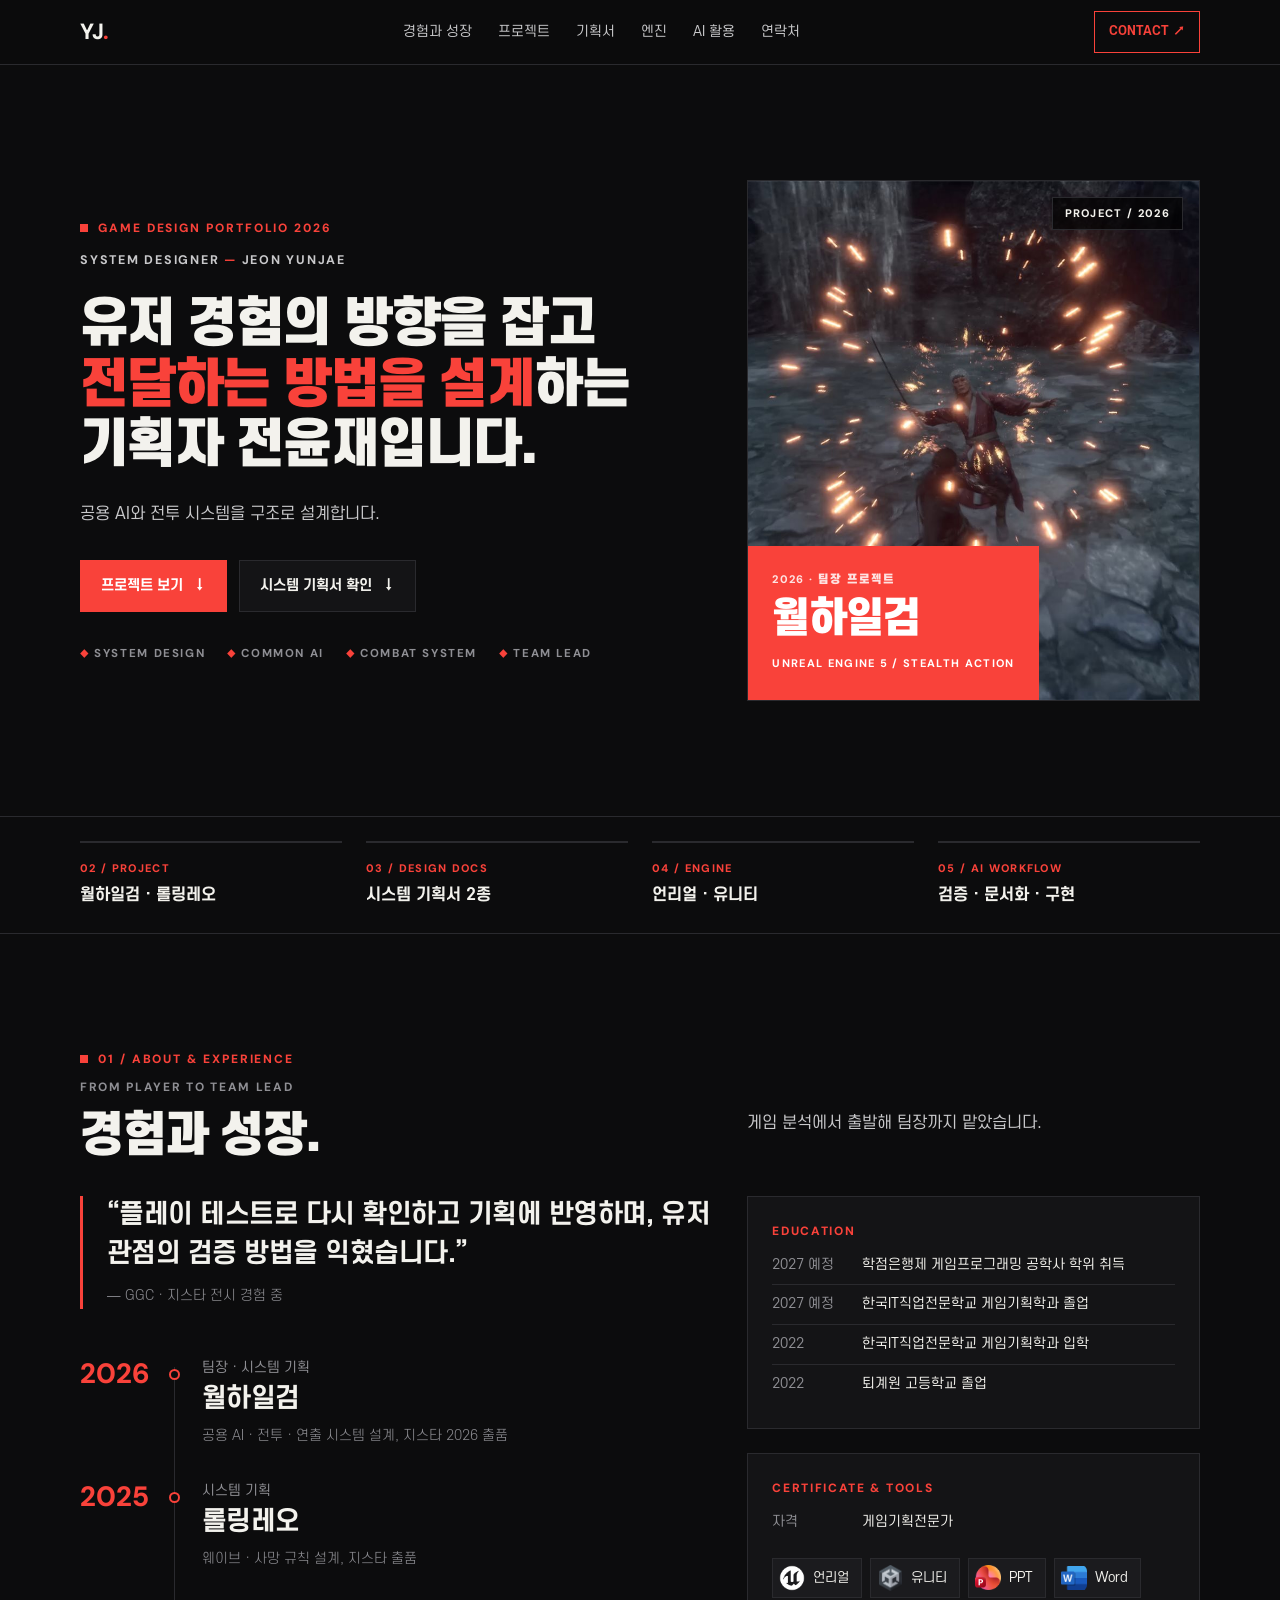
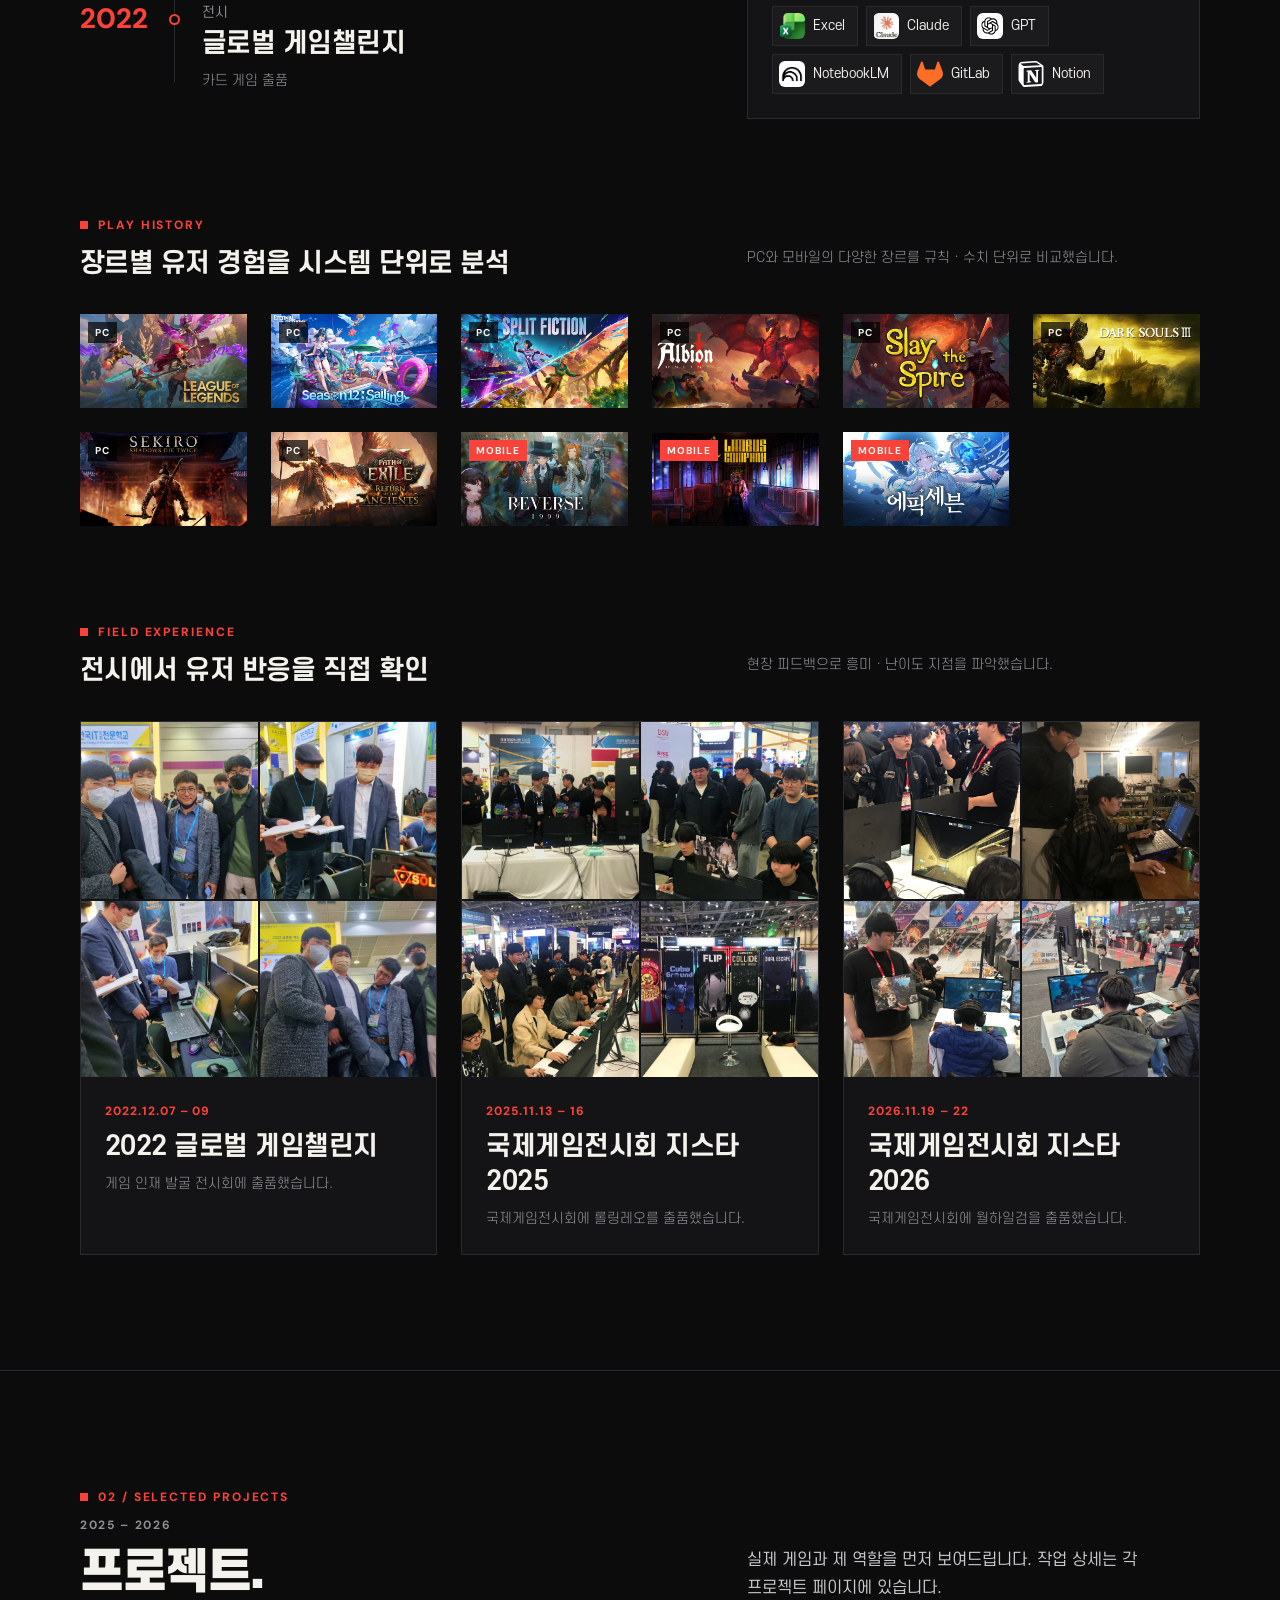
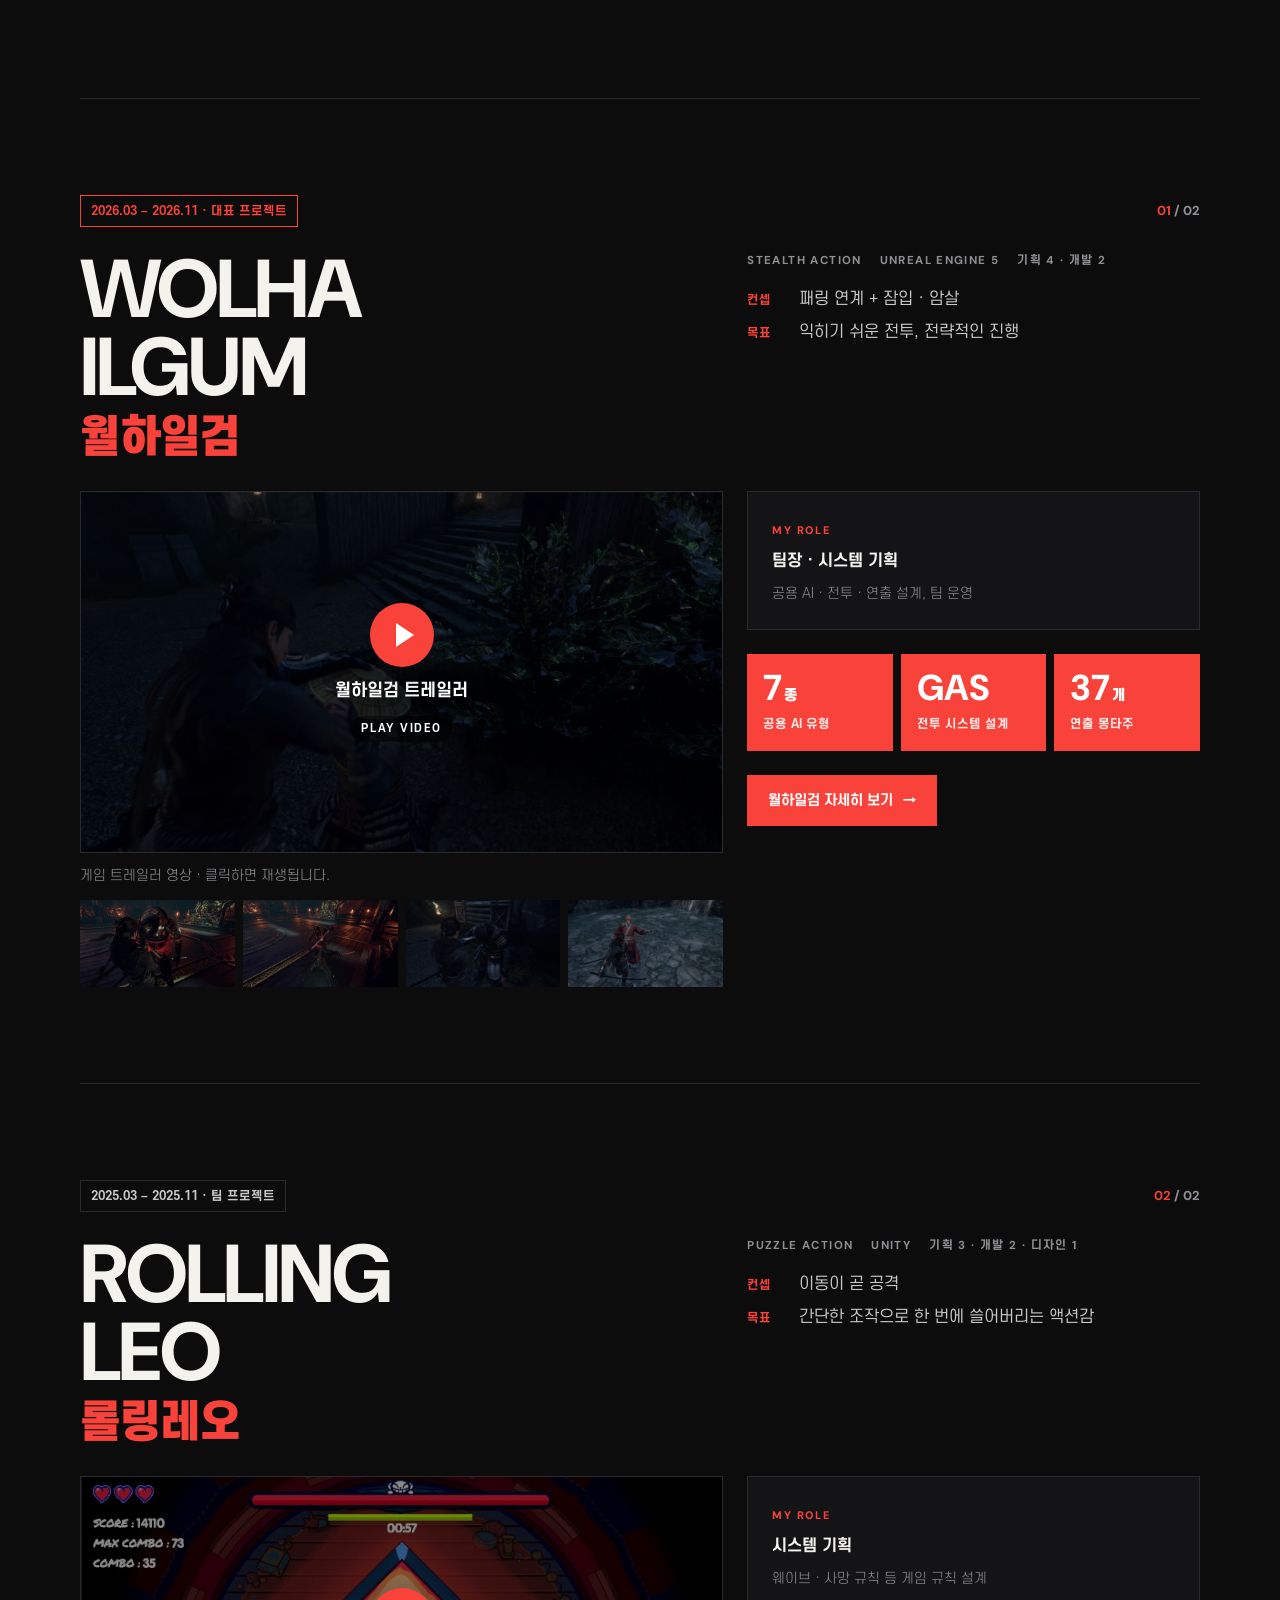
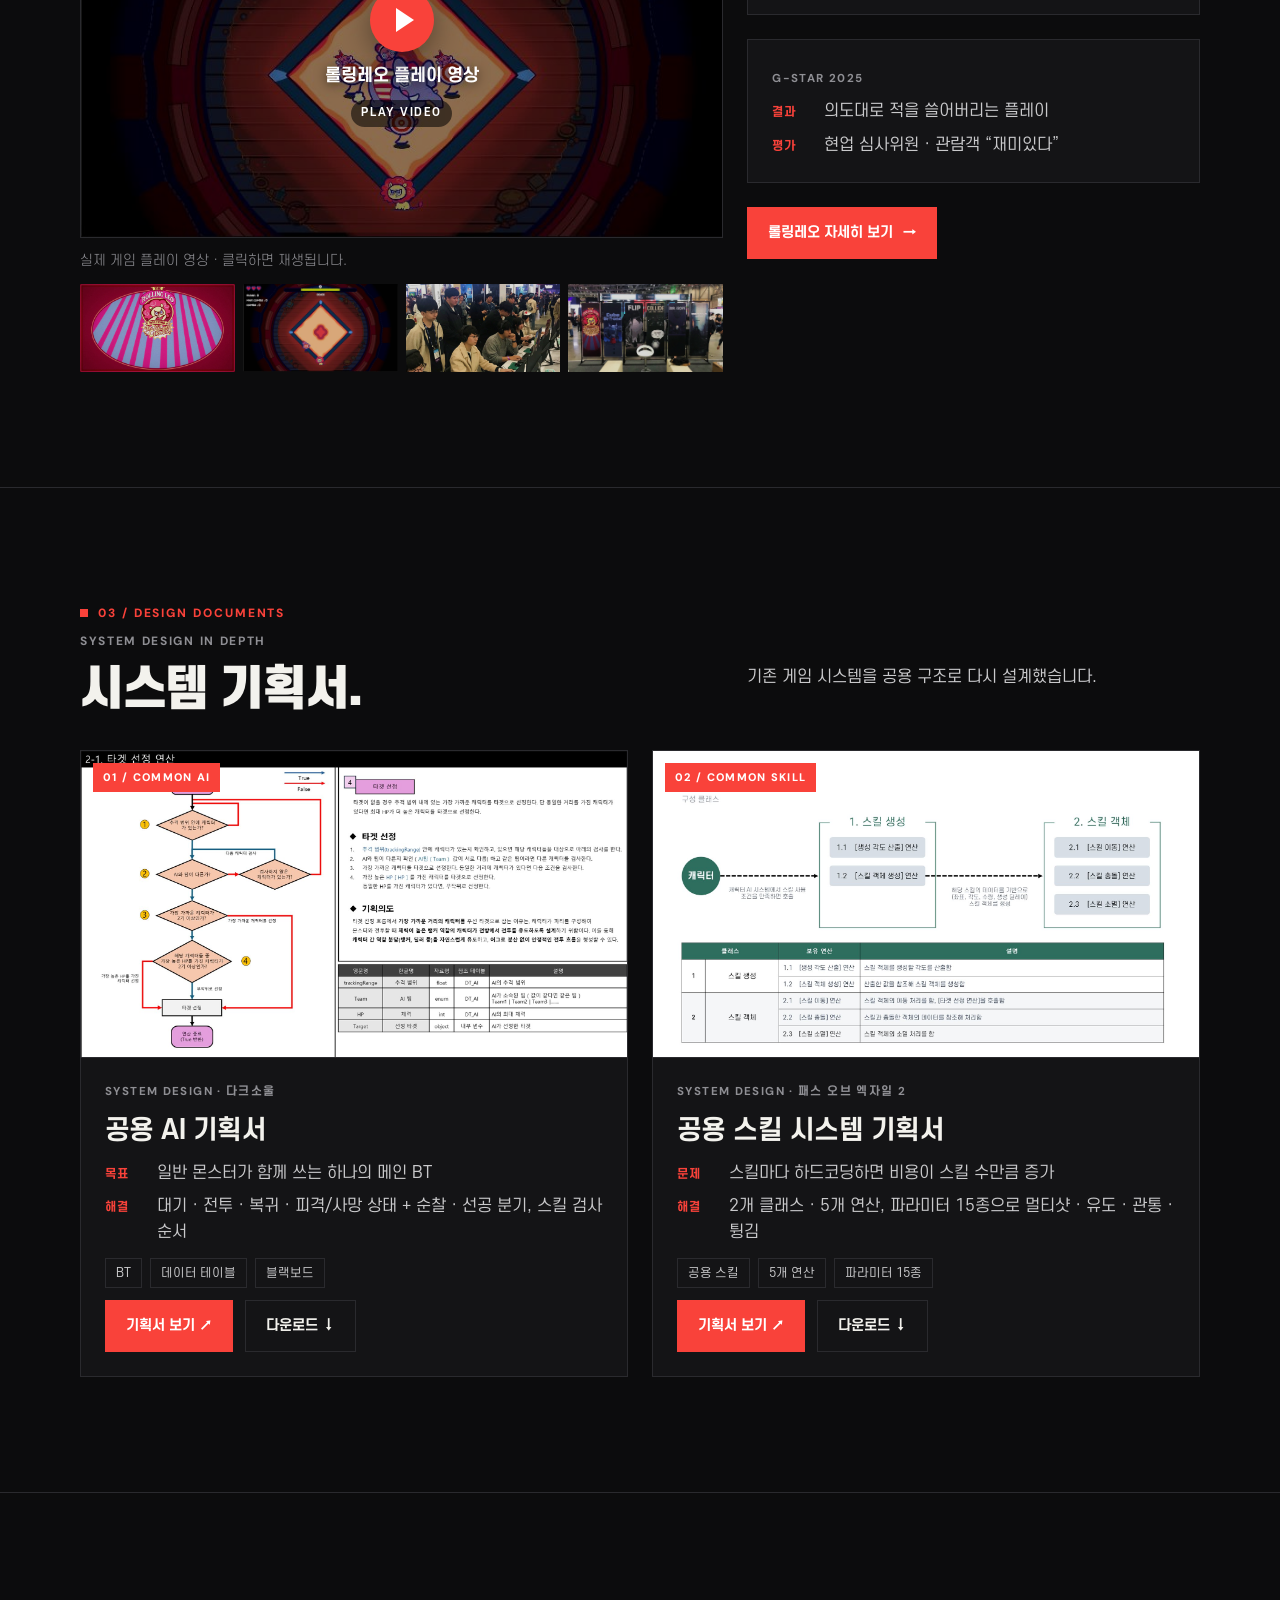
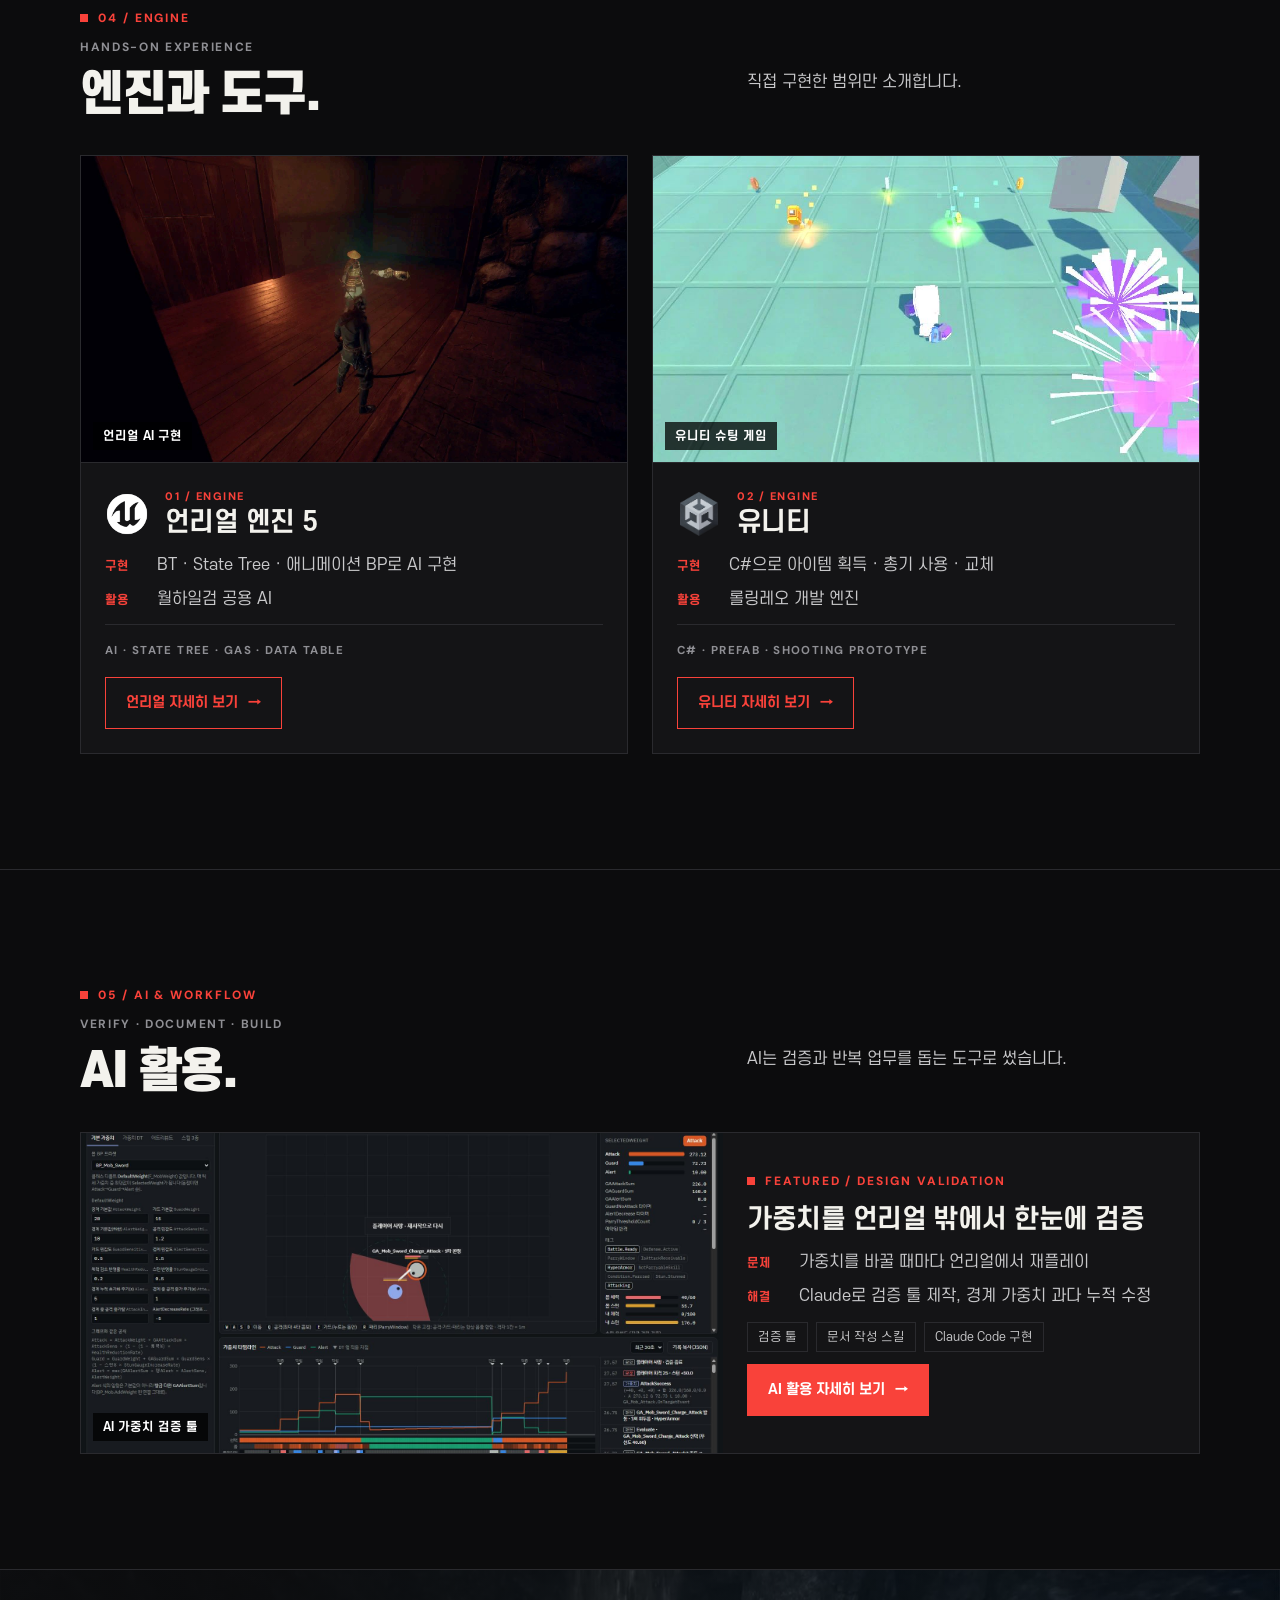
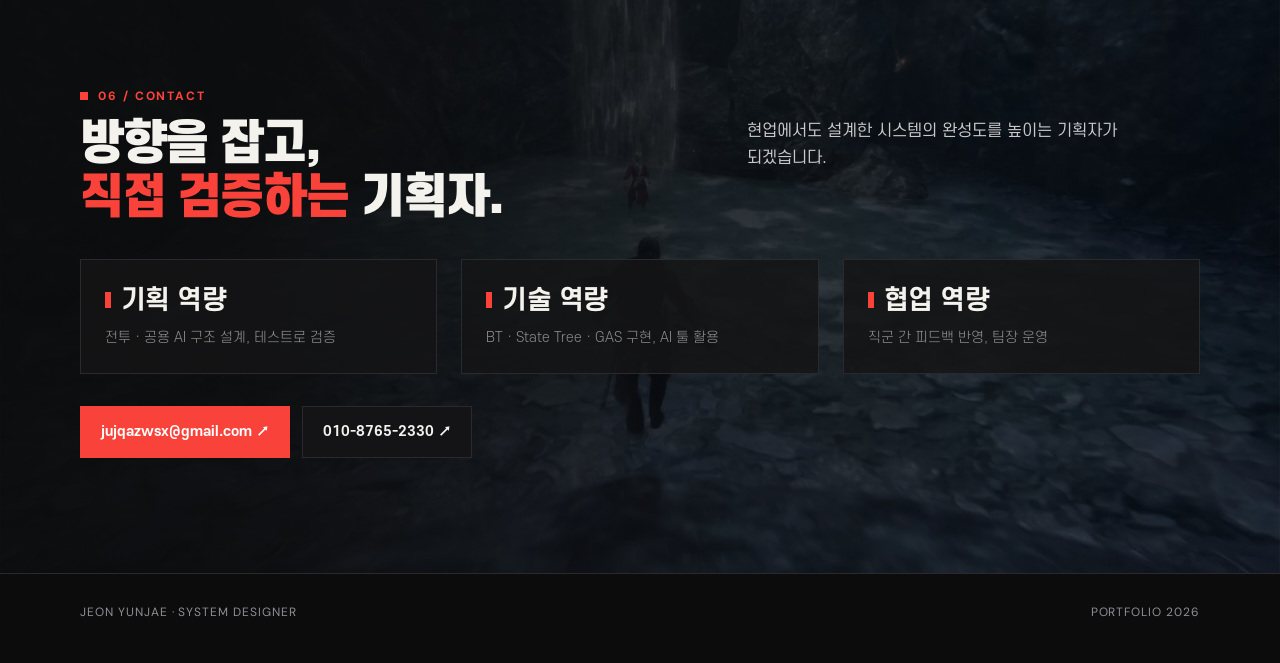
<file: index.html>
<!doctype html>
<html lang="ko">
<head>
<meta charset="utf-8">
<meta name="viewport" content="width=device-width, initial-scale=1">
<title>전윤재 | 시스템 기획 포트폴리오</title>
<meta name="description" content="유저 경험의 방향을 잡고 전달하는 방법을 설계하는 시스템 기획자 전윤재의 포트폴리오">
<meta name="theme-color" content="#0c0c0d">
<!-- 링크 공유 미리보기 (GitHub Pages 주소) -->
<meta property="og:type" content="website">
<meta property="og:title" content="전윤재 | 시스템 기획 포트폴리오">
<meta property="og:description" content="공용 AI · 전투 시스템을 구조로 설계하는 기획자 — 월하일검 · 롤링레오">
<meta property="og:image" content="https://gmmanier.github.io/portfolio/img/og.jpg">
<meta property="og:url" content="https://gmmanier.github.io/portfolio/">
<meta name="twitter:card" content="summary_large_image">
<link rel="preconnect" href="https://fonts.googleapis.com">
<link rel="preconnect" href="https://fonts.gstatic.com" crossorigin>
<link href="https://fonts.googleapis.com/css2?family=DM+Sans:wght@500;700;800&display=swap" rel="stylesheet">
<link rel="stylesheet" href="common.css">
<link rel="stylesheet" href="site.css">
</head>
<body>

<nav class="nav">
  <div class="wrap">
    <a href="#top" class="logo">YJ<i>.</i></a>
    <ul>
      <li><a href="#about">경험과 성장</a></li>
      <li><a href="#projects">프로젝트</a></li>
      <li><a href="#docs">기획서</a></li>
      <li><a href="#engine">엔진</a></li>
      <li><a href="#ai">AI 활용</a></li>
      <li><a href="#contact">연락처</a></li>
    </ul>
    <a class="btn" href="mailto:jujqazwsx@gmail.com">CONTACT ↗</a>
  </div>
</nav>

<!-- ================= 히어로 ================= -->
<header class="hero" id="top">
  <div class="wrap g12">
    <div class="c7">
      <p class="eyebrow">Game Design Portfolio 2026</p>
      <p class="hero-tag">SYSTEM DESIGNER <b>—</b> JEON YUNJAE</p>
      <h1 class="t-h1"><span class="ln">유저 경험의 방향을 잡고</span><span class="ln"><span class="hl">전달하는 방법을 설계</span>하는</span><span class="ln">기획자 전윤재입니다.</span></h1>
      <p class="t-body">공용 AI와 전투 시스템을 구조로 설계합니다.</p>
      <div class="btns">
        <a class="btn primary" href="#projects">프로젝트 보기 <span>↓</span></a>
        <a class="btn" href="#docs">시스템 기획서 확인 <span>↓</span></a>
      </div>
      <div class="hero-keys"><span>SYSTEM DESIGN</span><span>COMMON AI</span><span>COMBAT SYSTEM</span><span>TEAM LEAD</span></div>
    </div>
    <a class="hero-card c5" href="#wolha">
      <img src="img/wolha_07.jpg" alt="월하일검 패링 장면">
      <span class="badge">PROJECT / 2026</span>
      <div class="plate">
        <small>2026 · 팀장 프로젝트</small>
        <strong>월하일검</strong>
        <span>UNREAL ENGINE 5 / STEALTH ACTION</span>
      </div>
    </a>
  </div>
</header>

<nav class="index" aria-label="바로가기">
  <div class="wrap g12">
    <a class="c3" href="#wolha"><small>02 / PROJECT</small><b>월하일검 · 롤링레오</b></a>
    <a class="c3" href="#docs"><small>03 / DESIGN DOCS</small><b>시스템 기획서 2종</b></a>
    <a class="c3" href="#engine"><small>04 / ENGINE</small><b>언리얼 · 유니티</b></a>
    <a class="c3" href="#ai"><small>05 / AI WORKFLOW</small><b>검증 · 문서화 · 구현</b></a>
  </div>
</nav>

<!-- ================= 01 경험과 성장 ================= -->
<section class="sec" id="about">
  <div class="wrap">
    <div class="head">
      <div class="lbl"><p class="eyebrow">01 / About &amp; Experience</p><p class="kicker">FROM PLAYER TO TEAM LEAD</p></div>
      <h2 class="ttl t-h1">경험과 성장.</h2>
      <p class="txt t-body">게임 분석에서 출발해 팀장까지 맡았습니다.</p>
    </div>

    <div class="g12">
      <div class="c7">
        <div class="quote">
          <p>“플레이 테스트로 다시 확인하고 기획에 반영하며, 유저 관점의 검증 방법을 익혔습니다.”</p>
          <span class="t-detail">— GGC · 지스타 전시 경험 중</span>
        </div>
        <ol class="timeline">
          <li>
            <div class="yr">2026</div>
            <div><p class="role">팀장 · 시스템 기획</p><h3 class="t-h2">월하일검</h3><p class="t-detail">공용 AI · 전투 · 연출 시스템 설계, 지스타 2026 출품</p></div>
          </li>
          <li>
            <div class="yr">2025</div>
            <div><p class="role">시스템 기획</p><h3 class="t-h2">롤링레오</h3><p class="t-detail">웨이브 · 사망 규칙 설계, 지스타 출품</p></div>
          </li>
          <li>
            <div class="yr">2022</div>
            <div><p class="role">전시</p><h3 class="t-h2">글로벌 게임챌린지</h3><p class="t-detail">카드 게임 출품</p></div>
          </li>
        </ol>
      </div>
      <div class="c5 stack">
        <div class="box box-in card">
          <h3>EDUCATION</h3>
          <ul class="rows">
            <li><span>2027 예정</span>학점은행제 게임프로그래밍 공학사 학위 취득</li>
            <li><span>2027 예정</span>한국IT직업전문학교 게임기획학과 졸업</li>
            <li><span>2022</span>한국IT직업전문학교 게임기획학과 입학</li>
            <li><span>2022</span>퇴계원 고등학교 졸업</li>
          </ul>
        </div>
        <div class="box box-in card">
          <h3>CERTIFICATE &amp; TOOLS</h3>
          <ul class="rows"><li><span>자격</span>게임기획전문가</li></ul>
          <div class="tools">
            <span class="tool"><img src="img/s02_02.png" alt="">언리얼</span>
            <span class="tool"><img src="img/s02_03.png" alt="">유니티</span>
            <span class="tool"><img src="img/s02_04.png" alt="">PPT</span>
            <span class="tool"><img src="img/s02_05.png" alt="">Word</span>
            <span class="tool"><img src="img/s02_06.png" alt="">Excel</span>
            <span class="tool"><img src="img/s02_07.png" alt="">Claude</span>
            <span class="tool"><img class="on-light" src="img/s02_09.svg" alt="">GPT</span>
            <span class="tool"><img src="img/s02_08.jpg" alt="">NotebookLM</span>
            <span class="tool"><img src="img/s02_10.svg" alt="">GitLab</span>
            <span class="tool"><img src="img/s02_11.svg" alt="">Notion</span>
          </div>
        </div>
      </div>
    </div>

    <!-- 플레이 이력 -->
    <div class="block">
      <div class="head">
        <div class="lbl"><p class="eyebrow">Play History</p></div>
        <h3 class="ttl t-h2">장르별 유저 경험을 시스템 단위로 분석</h3>
        <p class="txt t-detail">PC와 모바일의 다양한 장르를 규칙 · 수치 단위로 비교했습니다.</p>
      </div>
      <div class="g12 games" data-gal="games">
        <figure><img src="img/s04_01.jpg" data-zoom data-cap="리그 오브 레전드" alt="리그 오브 레전드" loading="lazy"><span class="pf">PC</span></figure>
        <figure><img src="img/s04_02.jpg" data-zoom data-cap="이터널 리턴" alt="이터널 리턴" loading="lazy"><span class="pf">PC</span></figure>
        <figure><img src="img/s04_03.jpg" data-zoom data-cap="스플릿 픽션" alt="스플릿 픽션" loading="lazy"><span class="pf">PC</span></figure>
        <figure><img src="img/s04_04.jpg" data-zoom data-cap="알비온 온라인" alt="알비온 온라인" loading="lazy"><span class="pf">PC</span></figure>
        <figure><img src="img/s04_05.jpg" data-zoom data-cap="슬레이 더 스파이어" alt="슬레이 더 스파이어" loading="lazy"><span class="pf">PC</span></figure>
        <figure><img src="img/s04_06.jpg" data-zoom data-cap="다크 소울 3" alt="다크 소울 3" loading="lazy"><span class="pf">PC</span></figure>
        <figure><img src="img/s04_07.jpg" data-zoom data-cap="세키로" alt="세키로" loading="lazy"><span class="pf">PC</span></figure>
        <figure><img src="img/s04_08.jpg" data-zoom data-cap="패스 오브 엑자일 2" alt="패스 오브 엑자일 2" loading="lazy"><span class="pf">PC</span></figure>
        <figure><img src="img/s04_09.jpg" data-zoom data-cap="리버스: 1999" alt="리버스 1999" loading="lazy"><span class="pf m">MOBILE</span></figure>
        <figure><img src="img/s04_10.jpg" data-zoom data-cap="림버스 컴퍼니" alt="림버스 컴퍼니" loading="lazy"><span class="pf m">MOBILE</span></figure>
        <figure><img src="img/s04_11.jpg" data-zoom data-cap="에픽세븐" alt="에픽세븐" loading="lazy"><span class="pf m">MOBILE</span></figure>
      </div>
    </div>

    <!-- 전시 -->
    <div class="block">
      <div class="head">
        <div class="lbl"><p class="eyebrow">Field Experience</p></div>
        <h3 class="ttl t-h2">전시에서 유저 반응을 직접 확인</h3>
        <p class="txt t-detail">현장 피드백으로 흥미 · 난이도 지점을 파악했습니다.</p>
      </div>
      <div class="g12">
        <div class="c4 box event">
          <div class="ph" data-gal="ggc">
            <img src="img/s05_01.jpg" data-zoom data-cap="2022 GGC" alt="2022 GGC 현장" loading="lazy">
            <img src="img/s05_02.jpg" data-zoom data-cap="2022 GGC" alt="2022 GGC 현장" loading="lazy">
            <img src="img/s05_03.jpg" data-zoom data-cap="2022 GGC" alt="2022 GGC 현장" loading="lazy">
            <img src="img/s05_04.jpg" data-zoom data-cap="2022 GGC" alt="2022 GGC 현장" loading="lazy">
          </div>
          <div class="box-in">
            <span class="ev-date">2022.12.07 – 09</span>
            <h4 class="t-h2">2022 글로벌 게임챌린지</h4>
            <p class="t-detail">게임 인재 발굴 전시회에 출품했습니다.</p>
          </div>
        </div>
        <div class="c4 box event">
          <div class="ph" data-gal="gstar">
            <img src="img/s05_05.jpg" data-zoom data-cap="지스타 2025" alt="지스타 2025 현장" loading="lazy">
            <img src="img/s05_06.jpg" data-zoom data-cap="지스타 2025" alt="지스타 2025 현장" loading="lazy">
            <img src="img/s05_07.jpg" data-zoom data-cap="지스타 2025" alt="지스타 2025 현장" loading="lazy">
            <img src="img/s05_08.jpg" data-zoom data-cap="지스타 2025" alt="지스타 2025 현장" loading="lazy">
          </div>
          <div class="box-in">
            <span class="ev-date">2025.11.13 – 16</span>
            <h4 class="t-h2">국제게임전시회 지스타 2025</h4>
            <p class="t-detail">국제게임전시회에 롤링레오를 출품했습니다.</p>
          </div>
        </div>
        <div class="c4 box event">
          <div class="ph" data-gal="gstar26">
            <img src="img/s05_09.jpg" data-zoom data-cap="지스타 2026" alt="지스타 2026 부스" loading="lazy">
            <img src="img/s05_10.jpg" data-zoom data-cap="지스타 2026" alt="지스타 2026 현장 작업" loading="lazy">
            <img src="img/s05_11.jpg" data-zoom data-cap="지스타 2026" alt="지스타 2026 월하일검 시연" loading="lazy">
            <img src="img/s05_12.jpg" data-zoom data-cap="지스타 2026" alt="지스타 2026 시연대" loading="lazy">
          </div>
          <div class="box-in">
            <span class="ev-date">2026.11.19 – 22</span>
            <h4 class="t-h2">국제게임전시회 지스타 2026</h4>
            <p class="t-detail">국제게임전시회에 월하일검을 출품했습니다.</p>
          </div>
        </div>
      </div>
    </div>
  </div>
</section>

<!-- ================= 02 프로젝트 ================= -->
<section class="sec" id="projects">
  <div class="wrap">
    <div class="head">
      <div class="lbl"><p class="eyebrow">02 / Selected Projects</p><p class="kicker">2025 – 2026</p></div>
      <h2 class="ttl t-h1">프로젝트.</h2>
      <p class="txt t-body">실제 게임과 제 역할을 먼저 보여드립니다. 작업 상세는 각 프로젝트 페이지에 있습니다.</p>
    </div>

    <!-- 월하일검 -->
    <article class="block-line" id="wolha">
      <div class="proj-no"><span class="chip">2026.03 – 2026.11 · 대표 프로젝트</span><span class="cnt"><b>01</b> / 02</span></div>
      <div class="head">
        <h3 class="ttl big-title">WOLHA<br>ILGUM<span class="ko">월하일검</span></h3>
        <div class="txt">
          <div class="meta"><span>STEALTH ACTION</span><span>UNREAL ENGINE 5</span><span>기획 4 · 개발 2</span></div>
          <dl class="pairs "><div><dt>컨셉</dt><dd>패링 연계 + 잠입 · 암살</dd></div><div><dt>목표</dt><dd>익히기 쉬운 전투, 전략적인 진행</dd></div></dl>
          
        </div>
      </div>
      <div class="g12">
        <div class="c7" id="wolha-video">
          <div class="media" data-video="wolha_trailer" data-poster="img/wolha_05.jpg" data-title="월하일검 트레일러"></div>
          <p class="t-detail vcap">게임 트레일러 영상 · 클릭하면 재생됩니다.</p>
          <div class="thumbs" data-gal="wolha-scenes">
            <img src="img/s08_02.jpg" data-zoom data-cap="월하일검 전투" alt="월하일검 전투 장면" loading="lazy">
            <img src="img/s08_03.jpg" data-zoom data-cap="월하일검 전투" alt="월하일검 전투 장면" loading="lazy">
            <img src="img/wolha_08.jpg" data-zoom data-cap="월하일검 암살" alt="월하일검 암살 장면" loading="lazy">
            <img src="img/wolha_06.jpg" data-zoom data-cap="월하일검 보스전" alt="월하일검 보스전" loading="lazy">
          </div>
        </div>
        <div class="c5 side">
          <div class="box box-in myrole">
            <small>MY ROLE</small>
            <b>팀장 · 시스템 기획</b>
            <p class="t-detail">공용 AI · 전투 · 연출 설계, 팀 운영</p>
          </div>
          <div class="mini-stats">
            <div><b>7<small>종</small></b><span>공용 AI 유형</span></div>
            <div><b>GAS</b><span>전투 시스템 설계</span></div>
            <div><b>37<small>개</small></b><span>연출 몽타주</span></div>
          </div>
          <div class="btns"><a class="btn primary more-link" href="wolha.html">월하일검 자세히 보기</a></div>
        </div>
      </div>

    </article>

    <!-- 롤링레오 -->
    <article class="block-line" id="rolling">
      <div class="proj-no"><span class="chip ghost">2025.03 – 2025.11 · 팀 프로젝트</span><span class="cnt"><b>02</b> / 02</span></div>
      <div class="head">
        <h3 class="ttl big-title">ROLLING<br>LEO<span class="ko">롤링레오</span></h3>
        <div class="txt">
          <div class="meta"><span>PUZZLE ACTION</span><span>UNITY</span><span>기획 3 · 개발 2 · 디자인 1</span></div>
          <dl class="pairs "><div><dt>컨셉</dt><dd>이동이 곧 공격</dd></div><div><dt>목표</dt><dd>간단한 조작으로 한 번에 쓸어버리는 액션감</dd></div></dl>
          
        </div>
      </div>
      <div class="g12">
        <div class="c7" id="rolling-video">
          <div class="media" data-video="rolling_main" data-poster="img/s13_02.jpg" data-title="롤링레오 플레이 영상"></div>
          <p class="t-detail vcap">실제 게임 플레이 영상 · 클릭하면 재생됩니다.</p>
          <div class="thumbs" data-gal="rolling-scenes">
            <img src="img/s06_01.jpg" data-zoom data-cap="롤링레오 키 아트" alt="롤링레오 키 아트" loading="lazy" style="object-position:center 30%">
            <img src="img/s13_01.jpg" data-zoom data-cap="롤링레오 인게임" alt="롤링레오 인게임" loading="lazy">
            <img src="img/s05_07.jpg" data-zoom data-cap="지스타 2025 시연" alt="지스타 2025 시연" loading="lazy">
            <img src="img/s05_08.jpg" data-zoom data-cap="지스타 2025 부스" alt="지스타 2025 부스" loading="lazy">
          </div>
        </div>
        <div class="c5 side">
          <div class="box box-in myrole">
            <small>MY ROLE</small>
            <b>시스템 기획</b>
            <p class="t-detail">웨이브 · 사망 규칙 등 게임 규칙 설계</p>
          </div>
          <div class="box box-in">
            <span class="ref">G-STAR 2025</span>
            <dl class="pairs" style="margin-top:8px"><div><dt>결과</dt><dd>의도대로 적을 쓸어버리는 플레이</dd></div><div><dt>평가</dt><dd>현업 심사위원 · 관람객 “재미있다”</dd></div></dl>
          </div>
          <div class="btns"><a class="btn primary more-link" href="rolling.html">롤링레오 자세히 보기</a></div>
        </div>
      </div>
    </article>
  </div>
</section>

<!-- ================= 03 기획서 ================= -->
<section class="sec" id="docs">
  <div class="wrap">
    <div class="head">
      <div class="lbl"><p class="eyebrow">03 / Design Documents</p><p class="kicker">SYSTEM DESIGN IN DEPTH</p></div>
      <h2 class="ttl t-h1">시스템 기획서.</h2>
      <p class="txt t-body">기존 게임 시스템을 공용 구조로 다시 설계했습니다.</p>
    </div>
    <div class="g12">
      <article class="c6 box doc">
        <div class="doc-cover"><img src="img/doc_ai_cover.jpg" alt="공용 AI 기획서 · 타깃 선정 연산 페이지"><span class="tag">01 / COMMON AI</span></div>
        <div class="box-in">
          <span class="ref">SYSTEM DESIGN · 다크소울</span>
          <h3 class="t-h2">공용 AI 기획서</h3>
          <dl class="pairs "><div><dt>목표</dt><dd>일반 몬스터가 함께 쓰는 하나의 메인 BT</dd></div><div><dt>해결</dt><dd>대기 · 전투 · 복귀 · 피격/사망 상태 + 순찰 · 선공 분기, 스킬 검사 순서</dd></div></dl>
          <div class="kws"><span>BT</span><span>데이터 테이블</span><span>블랙보드</span></div>
          <div class="btns"><a class="btn primary" data-link="doc_common_ai" data-mode="view" href="#">기획서 보기 ↗</a><a class="btn" data-link="doc_common_ai" data-mode="download" href="#">다운로드 ↓</a></div>
        </div>
      </article>
      <article class="c6 box doc">
        <div class="doc-cover"><img src="img/doc_skill_cover.jpg" alt="공용 스킬 시스템 기획서 · 구성 클래스 페이지"><span class="tag">02 / COMMON SKILL</span></div>
        <div class="box-in">
          <span class="ref">SYSTEM DESIGN · 패스 오브 엑자일 2</span>
          <h3 class="t-h2">공용 스킬 시스템 기획서</h3>
          <dl class="pairs "><div><dt>문제</dt><dd>스킬마다 하드코딩하면 비용이 스킬 수만큼 증가</dd></div><div><dt>해결</dt><dd>2개 클래스 · 5개 연산, 파라미터 15종으로 멀티샷 · 유도 · 관통 · 튕김</dd></div></dl>
          <div class="kws"><span>공용 스킬</span><span>5개 연산</span><span>파라미터 15종</span></div>
          <div class="btns"><a class="btn primary" data-link="doc_common_skill" data-mode="view" href="#">기획서 보기 ↗</a><a class="btn" data-link="doc_common_skill" data-mode="download" href="#">다운로드 ↓</a></div>
        </div>
      </article>
    </div>
  </div>
</section>

<!-- ================= 04 엔진 ================= -->
<section class="sec" id="engine">
  <div class="wrap">
    <div class="head">
      <div class="lbl"><p class="eyebrow">04 / Engine</p><p class="kicker">HANDS-ON EXPERIENCE</p></div>
      <h2 class="ttl t-h1">엔진과 도구.</h2>
      <p class="txt t-body">직접 구현한 범위만 소개합니다.</p>
    </div>
    <div class="g12">
      <article class="c6 box engine">
        <div data-video="unreal_ai" data-poster="img/s18_04.jpg" data-title="언리얼 AI 구현"></div>
        <div class="box-in">
          <div class="engine-name"><img src="img/s02_02.png" alt=""><div><small>01 / ENGINE</small><h3 class="t-h2">언리얼 엔진 5</h3></div></div>
          <dl class="pairs "><div><dt>구현</dt><dd>BT · State Tree · 애니메이션 BP로 AI 구현</dd></div><div><dt>활용</dt><dd>월하일검 공용 AI</dd></div></dl>
          <span class="kw-line">AI · STATE TREE · GAS · DATA TABLE</span>
          <div class="btns"><a class="btn line more-link" href="unreal.html">언리얼 자세히 보기</a></div>
        </div>
      </article>
      <article class="c6 box engine">
        <div data-video="unity_shooting" data-poster="img/s19_01.jpg" data-title="유니티 슈팅 게임"></div>
        <div class="box-in">
          <div class="engine-name"><img src="img/s02_03.png" alt=""><div><small>02 / ENGINE</small><h3 class="t-h2">유니티</h3></div></div>
          <dl class="pairs "><div><dt>구현</dt><dd>C#으로 아이템 획득 · 총기 사용 · 교체</dd></div><div><dt>활용</dt><dd>롤링레오 개발 엔진</dd></div></dl>
          <span class="kw-line">C# · PREFAB · SHOOTING PROTOTYPE</span>
          <div class="btns"><a class="btn line more-link" href="unity.html">유니티 자세히 보기</a></div>
        </div>
      </article>
    </div>
  </div>
</section>

<!-- ================= 05 AI ================= -->
<section class="sec" id="ai">
  <div class="wrap">
    <div class="head">
      <div class="lbl"><p class="eyebrow">05 / AI &amp; Workflow</p><p class="kicker">VERIFY · DOCUMENT · BUILD</p></div>
      <h2 class="ttl t-h1">AI 활용.</h2>
      <p class="txt t-body">AI는 검증과 반복 업무를 돕는 도구로 썼습니다.</p>
    </div>
    <div class="split g12">
      <div class="c7" data-video="ai_tool" data-poster="img/s20_01.jpg" data-title="AI 가중치 검증 툴"></div>
      <div class="c5 txt">
        <p class="eyebrow">Featured / Design Validation</p>
        <h3 class="t-h2">가중치를 언리얼 밖에서 한눈에 검증</h3>
        <dl class="pairs "><div><dt>문제</dt><dd>가중치를 바꿀 때마다 언리얼에서 재플레이</dd></div><div><dt>해결</dt><dd>Claude로 검증 툴 제작, 경계 가중치 과다 누적 수정</dd></div></dl>
        <div class="kws"><span>검증 툴</span><span>문서 작성 스킬</span><span>Claude Code 구현</span></div>
        <div class="btns"><a class="btn primary more-link" href="ai.html">AI 활용 자세히 보기</a></div>
      </div>
    </div>
  </div>
</section>

<!-- ================= 06 연락 ================= -->
<section class="sec contact" id="contact">
  <div class="wrap">
    <div class="head">
      <div class="lbl"><p class="eyebrow">06 / Contact</p></div>
      <h2 class="ttl t-h1">방향을 잡고,<br><span class="hl">직접 검증하는</span> 기획자.</h2>
      <p class="txt t-body">현업에서도 설계한 시스템의 완성도를 높이는 기획자가 되겠습니다.</p>
    </div>
    <div class="g12 caps">
      <div class="c4 box box-in"><b>기획 역량</b><p class="t-detail">전투 · 공용 AI 구조 설계, 테스트로 검증</p></div>
      <div class="c4 box box-in"><b>기술 역량</b><p class="t-detail">BT · State Tree · GAS 구현, AI 툴 활용</p></div>
      <div class="c4 box box-in"><b>협업 역량</b><p class="t-detail">직군 간 피드백 반영, 팀장 운영</p></div>
    </div>
    <div class="btns">
      <a class="btn primary" href="mailto:jujqazwsx@gmail.com">jujqazwsx@gmail.com ↗</a>
      <a class="btn" href="tel:01087652330">010-8765-2330 ↗</a>
    </div>
  </div>
</section>
<footer><div class="wrap"><span>JEON YUNJAE · SYSTEM DESIGNER</span><span>PORTFOLIO 2026</span></div></footer>

<script src="videos.js"></script>
<script>
/* 상단 메뉴: 지금 보는 섹션 표시 */
(function () {
  var links = document.querySelectorAll('.nav ul a');
  var secs = Array.prototype.map.call(links, function (a) { return document.querySelector(a.getAttribute('href')); });
  function onScroll() {
    var cur = -1;
    secs.forEach(function (sec, i) { if (sec && sec.getBoundingClientRect().top < window.innerHeight * 0.4) cur = i; });
    links.forEach(function (a, i) { a.classList.toggle('on', i === cur); });
  }
  window.addEventListener('scroll', onScroll, { passive: true });
  onScroll();
})();
</script>
</body>
</html>
</file>
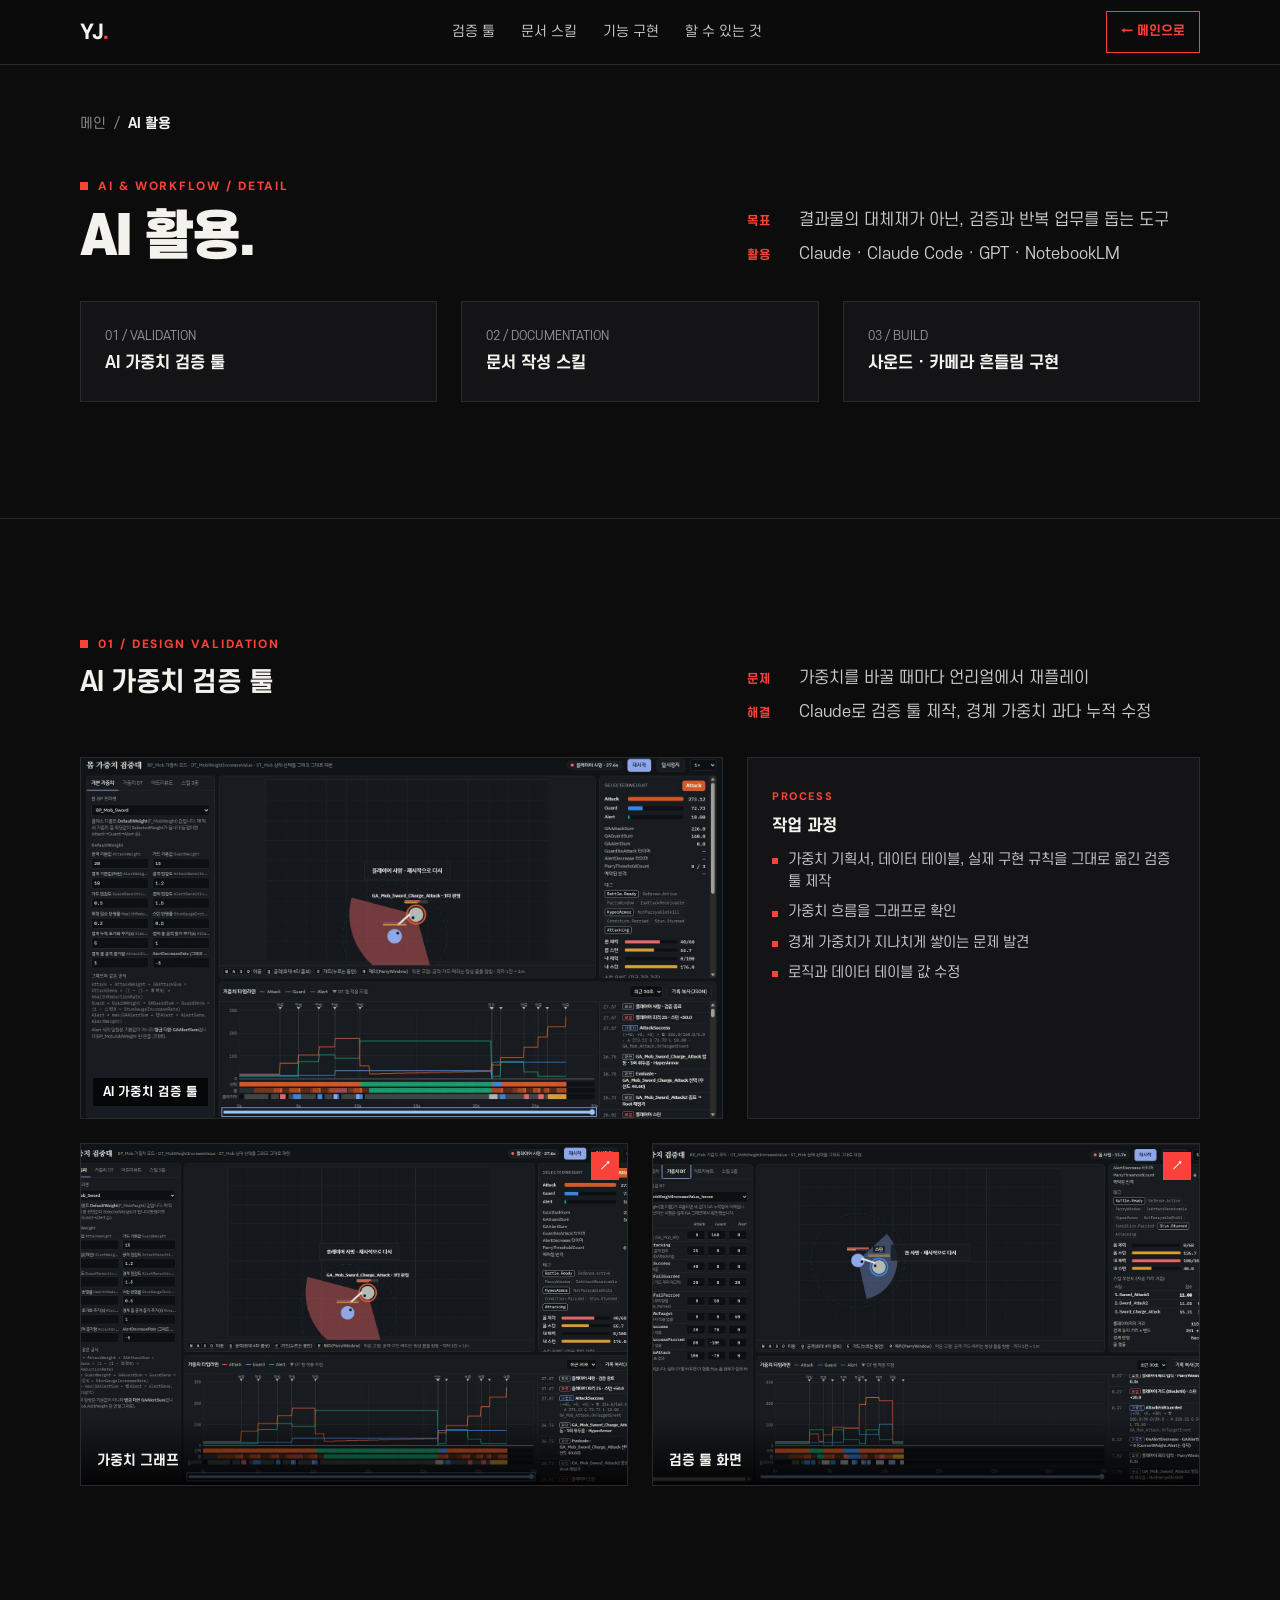
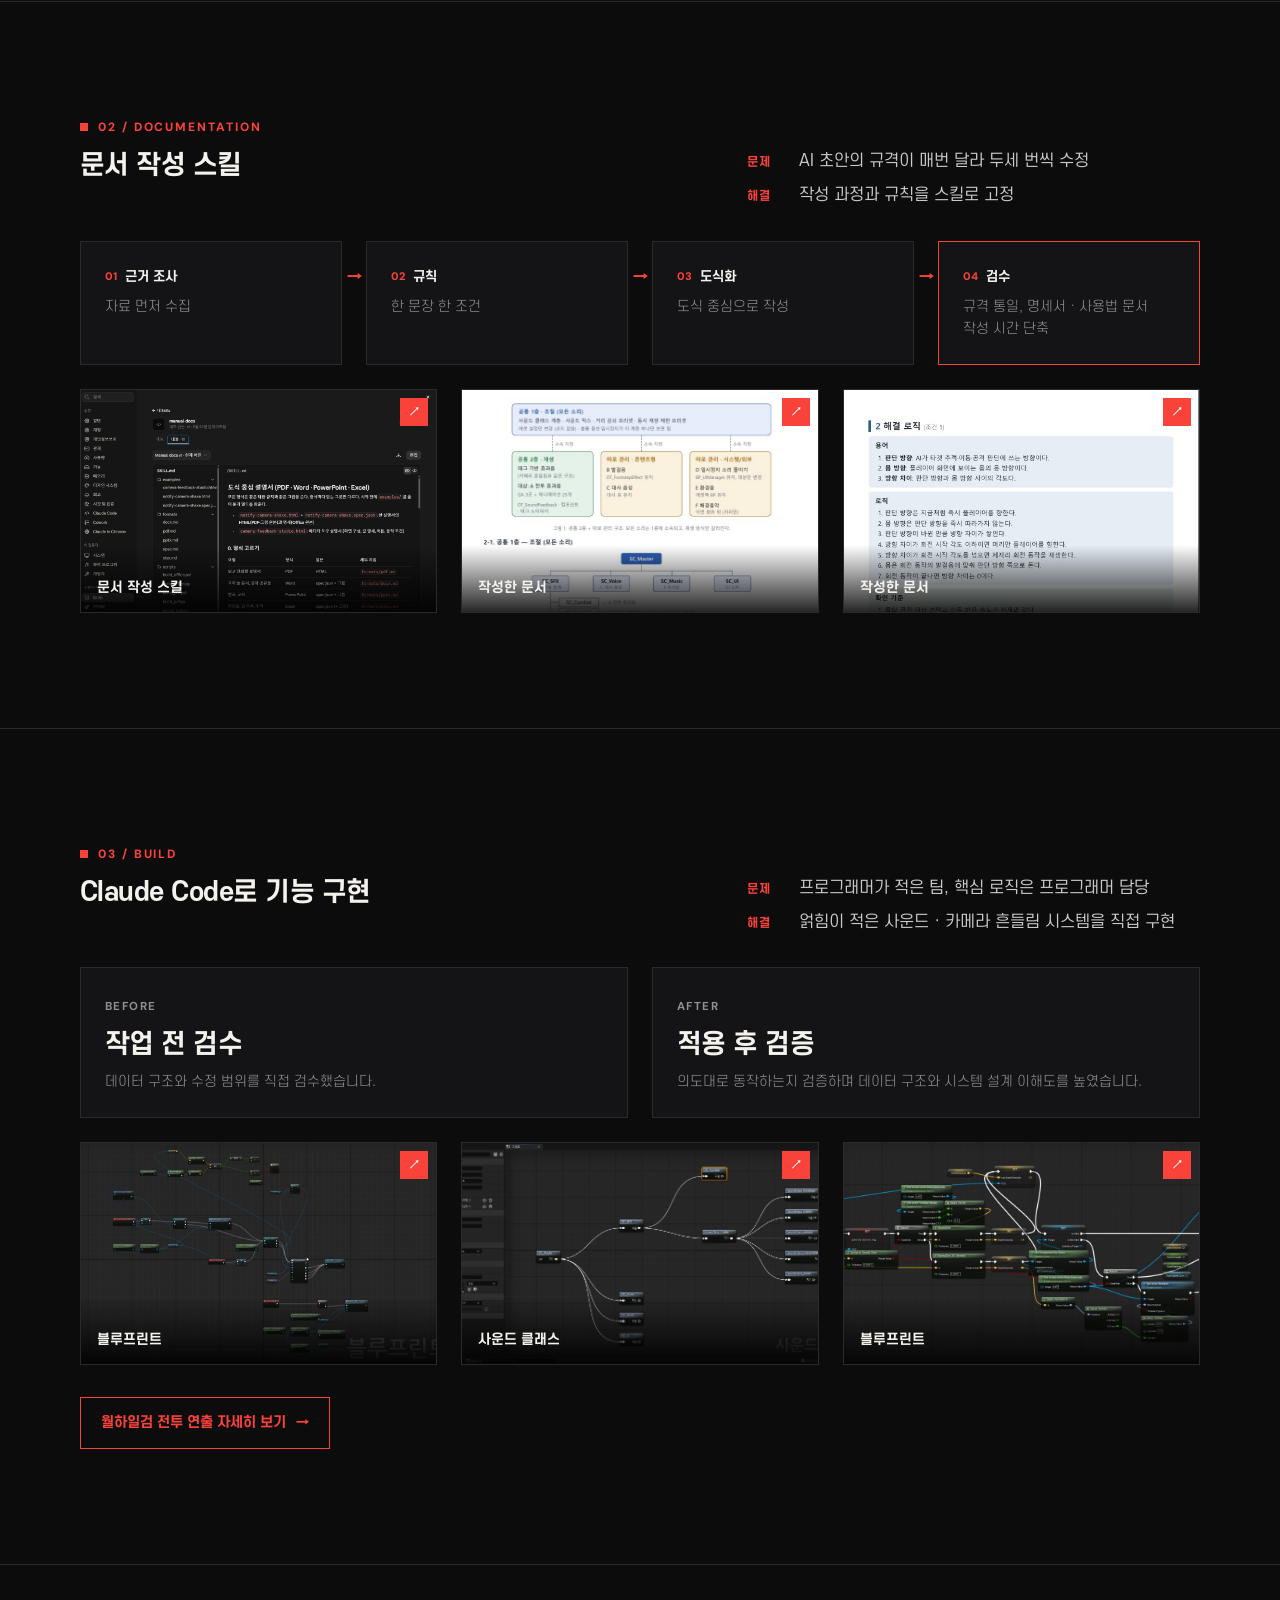
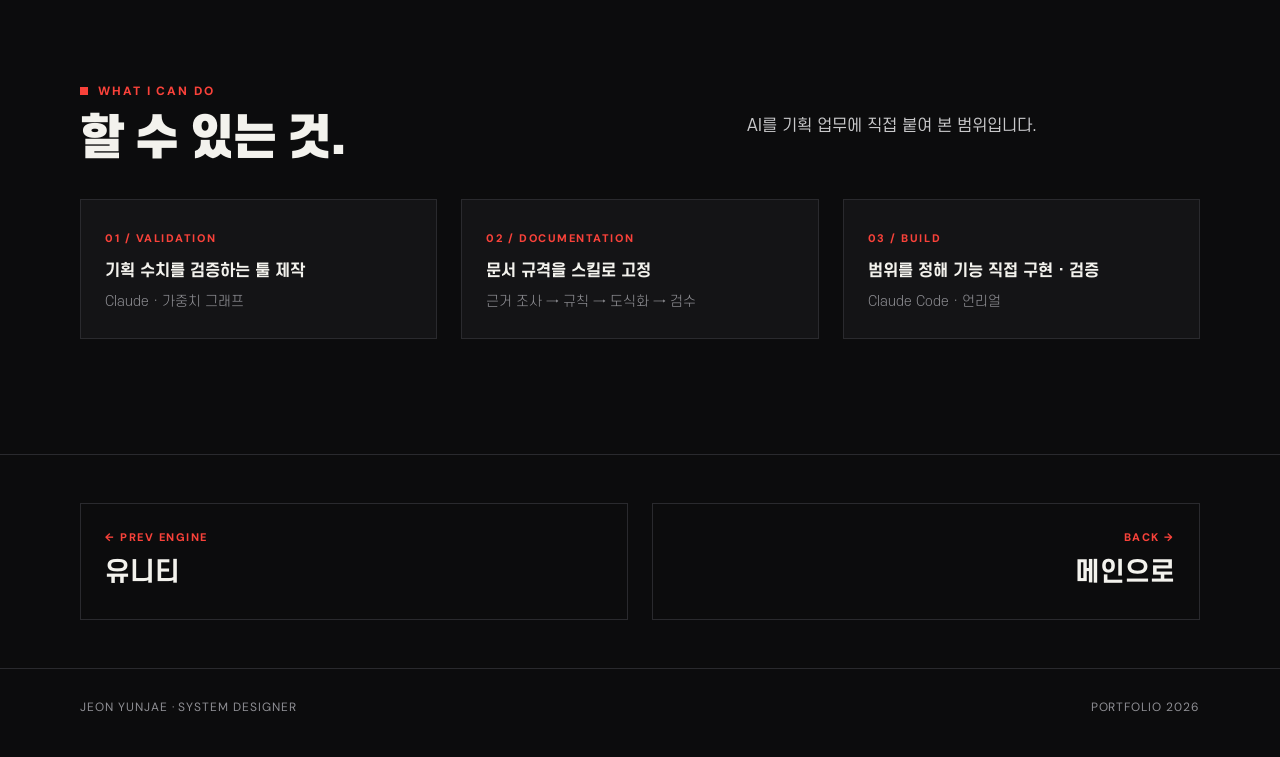
<file: ai.html>
<!doctype html>
<html lang="ko">
<head>
<meta charset="utf-8">
<meta name="viewport" content="width=device-width, initial-scale=1">
<title>AI 활용 | 전윤재 포트폴리오</title>
<meta name="description" content="AI 활용 — 가중치 검증 툴, 문서 작성 스킬, Claude Code 기능 구현 상세">
<meta name="theme-color" content="#0c0c0d">
<link rel="preconnect" href="https://fonts.googleapis.com">
<link rel="preconnect" href="https://fonts.gstatic.com" crossorigin>
<link href="https://fonts.googleapis.com/css2?family=DM+Sans:wght@500;700;800&display=swap" rel="stylesheet">
<link rel="stylesheet" href="common.css">
<link rel="stylesheet" href="site.css">
</head>
<body>

<nav class="nav">
  <div class="wrap">
    <a href="index.html" class="logo">YJ<i>.</i></a>
    <ul>
      <li><a href="#verify">검증 툴</a></li>
      <li><a href="#doc">문서 스킬</a></li>
      <li><a href="#build">기능 구현</a></li>
      <li><a href="#can">할 수 있는 것</a></li>
    </ul>
    <a class="btn" href="index.html#ai">← 메인으로</a>
  </div>
</nav>

<header class="detail-top">
  <div class="wrap">
    <div class="crumb"><a href="index.html">메인</a><span>/</span><b>AI 활용</b></div>
    <div class="head">
      <div class="lbl"><p class="eyebrow">AI &amp; Workflow / Detail</p></div>
      <h1 class="ttl t-h1">AI 활용.</h1>
      <dl class="pairs txt"><div><dt>목표</dt><dd>결과물의 대체재가 아닌, 검증과 반복 업무를 돕는 도구</dd></div><div><dt>활용</dt><dd>Claude · Claude Code · GPT · NotebookLM</dd></div></dl>
    </div>
    <div class="g12 info">
      <div class="c4 box box-in"><small>01 / VALIDATION</small><b>AI 가중치 검증 툴</b></div>
      <div class="c4 box box-in"><small>02 / DOCUMENTATION</small><b>문서 작성 스킬</b></div>
      <div class="c4 box box-in"><small>03 / BUILD</small><b>사운드 · 카메라 흔들림 구현</b></div>
    </div>
  </div>
</header>

<section class="sec" id="verify">
  <div class="wrap">
    <div class="head">
      <div class="lbl"><p class="eyebrow">01 / Design Validation</p></div>
      <h2 class="ttl t-h2">AI 가중치 검증 툴</h2>
      <dl class="pairs txt"><div><dt>문제</dt><dd>가중치를 바꿀 때마다 언리얼에서 재플레이</dd></div><div><dt>해결</dt><dd>Claude로 검증 툴 제작, 경계 가중치 과다 누적 수정</dd></div></dl>
    </div>
    <div class="g12">
      <div class="c7 media" data-video="ai_tool" data-poster="img/s20_01.jpg" data-title="AI 가중치 검증 툴"></div>
      <div class="c5 box box-in myrole">
        <small>PROCESS</small>
        <b>작업 과정</b>
        <ul class="done">
          <li>가중치 기획서, 데이터 테이블, 실제 구현 규칙을 그대로 옮긴 검증 툴 제작</li>
          <li>가중치 흐름을 그래프로 확인</li>
          <li>경계 가중치가 지나치게 쌓이는 문제 발견</li>
          <li>로직과 데이터 테이블 값 수정</li>
        </ul>
      </div>
    </div>
    <div class="g12 captures" data-gal="verify" style="margin-top:var(--g)">
      <figure class="c6 cap"><img src="img/s20_01.jpg" data-zoom data-cap="AI 검증 툴 · 가중치 그래프" alt="" loading="lazy"><figcaption>가중치 그래프</figcaption></figure>
      <figure class="c6 cap"><img src="img/s20_02.jpg" data-zoom data-cap="AI 검증 툴 화면" alt="" loading="lazy"><figcaption>검증 툴 화면</figcaption></figure>
    </div>
  </div>
</section>

<section class="sec" id="doc">
  <div class="wrap">
    <div class="head">
      <div class="lbl"><p class="eyebrow">02 / Documentation</p></div>
      <h2 class="ttl t-h2">문서 작성 스킬</h2>
      <dl class="pairs txt"><div><dt>문제</dt><dd>AI 초안의 규격이 매번 달라 두세 번씩 수정</dd></div><div><dt>해결</dt><dd>작성 과정과 규칙을 스킬로 고정</dd></div></dl>
    </div>
    <div class="g12 flow4" style="margin-top:0">
      <div class="c3 box box-in"><span class="k">근거 조사</span><p class="t-detail">자료 먼저 수집</p></div>
      <div class="c3 box box-in"><span class="k">규칙</span><p class="t-detail">한 문장 한 조건</p></div>
      <div class="c3 box box-in"><span class="k">도식화</span><p class="t-detail">도식 중심으로 작성</p></div>
      <div class="c3 box box-in res"><span class="k">검수</span><p class="t-detail">규격 통일, 명세서 · 사용법 문서 작성 시간 단축</p></div>
    </div>
    <div class="g12 captures" data-gal="doc" style="margin-top:var(--g)">
      <figure class="c4 cap"><img src="img/s20_03.jpg" data-zoom data-cap="문서 작성 스킬" alt="" loading="lazy"><figcaption>문서 작성 스킬</figcaption></figure>
      <figure class="c4 cap"><img src="img/s20_04.jpg" data-zoom data-cap="스킬로 작성한 문서" alt="" loading="lazy"><figcaption>작성한 문서</figcaption></figure>
      <figure class="c4 cap"><img src="img/s20_05.jpg" data-zoom data-cap="스킬로 작성한 문서" alt="" loading="lazy"><figcaption>작성한 문서</figcaption></figure>
    </div>
  </div>
</section>

<section class="sec" id="build">
  <div class="wrap">
    <div class="head">
      <div class="lbl"><p class="eyebrow">03 / Build</p></div>
      <h2 class="ttl t-h2">Claude Code로 기능 구현</h2>
      <dl class="pairs txt"><div><dt>문제</dt><dd>프로그래머가 적은 팀, 핵심 로직은 프로그래머 담당</dd></div><div><dt>해결</dt><dd>얽힘이 적은 사운드 · 카메라 흔들림 시스템을 직접 구현</dd></div></dl>
    </div>
    <div class="g12">
      <div class="c6 box box-in"><span class="ref">BEFORE</span><h3 class="t-h2" style="margin:8px 0">작업 전 검수</h3><p class="t-detail">데이터 구조와 수정 범위를 직접 검수했습니다.</p></div>
      <div class="c6 box box-in"><span class="ref">AFTER</span><h3 class="t-h2" style="margin:8px 0">적용 후 검증</h3><p class="t-detail">의도대로 동작하는지 검증하며 데이터 구조와 시스템 설계 이해도를 높였습니다.</p></div>
    </div>
    <div class="g12 captures" data-gal="build" style="margin-top:var(--g)">
      <figure class="c4 cap"><img src="img/s20_06.jpg" data-zoom data-cap="블루프린트" alt="" loading="lazy"><figcaption>블루프린트</figcaption></figure>
      <figure class="c4 cap"><img src="img/s20_07.jpg" data-zoom data-cap="사운드 클래스" alt="" loading="lazy"><figcaption>사운드 클래스</figcaption></figure>
      <figure class="c4 cap"><img src="img/s20_08.jpg" data-zoom data-cap="블루프린트" alt="" loading="lazy"><figcaption>블루프린트</figcaption></figure>
    </div>
    <div class="btns" style="margin-top:var(--s-head)"><a class="btn line more-link" href="wolha.html#fx">월하일검 전투 연출 자세히 보기</a></div>
  </div>
</section>

<section class="sec" id="can">
  <div class="wrap">
    <div class="head">
      <div class="lbl"><p class="eyebrow">What I Can Do</p></div>
      <h2 class="ttl t-h1">할 수 있는 것.</h2>
      <p class="txt t-body">AI를 기획 업무에 직접 붙여 본 범위입니다.</p>
    </div>
    <div class="g12 can">
      <div class="c4 box box-in"><span class="n">01 / VALIDATION</span><b>기획 수치를 검증하는 툴 제작</b><p class="t-detail">Claude · 가중치 그래프</p></div>
      <div class="c4 box box-in"><span class="n">02 / DOCUMENTATION</span><b>문서 규격을 스킬로 고정</b><p class="t-detail">근거 조사 → 규칙 → 도식화 → 검수</p></div>
      <div class="c4 box box-in"><span class="n">03 / BUILD</span><b>범위를 정해 기능 직접 구현 · 검증</b><p class="t-detail">Claude Code · 언리얼</p></div>
    </div>
  </div>
</section>

<nav class="pager" aria-label="페이지 이동">
  <div class="wrap g12">
    <a class="c6" href="unity.html"><small>← PREV ENGINE</small><b>유니티</b></a>
    <a class="c6 next" href="index.html#ai"><small>BACK →</small><b>메인으로</b></a>
  </div>
</nav>
<footer><div class="wrap"><span>JEON YUNJAE · SYSTEM DESIGNER</span><span>PORTFOLIO 2026</span></div></footer>

<script src="videos.js"></script>
</body>
</html>
</file>
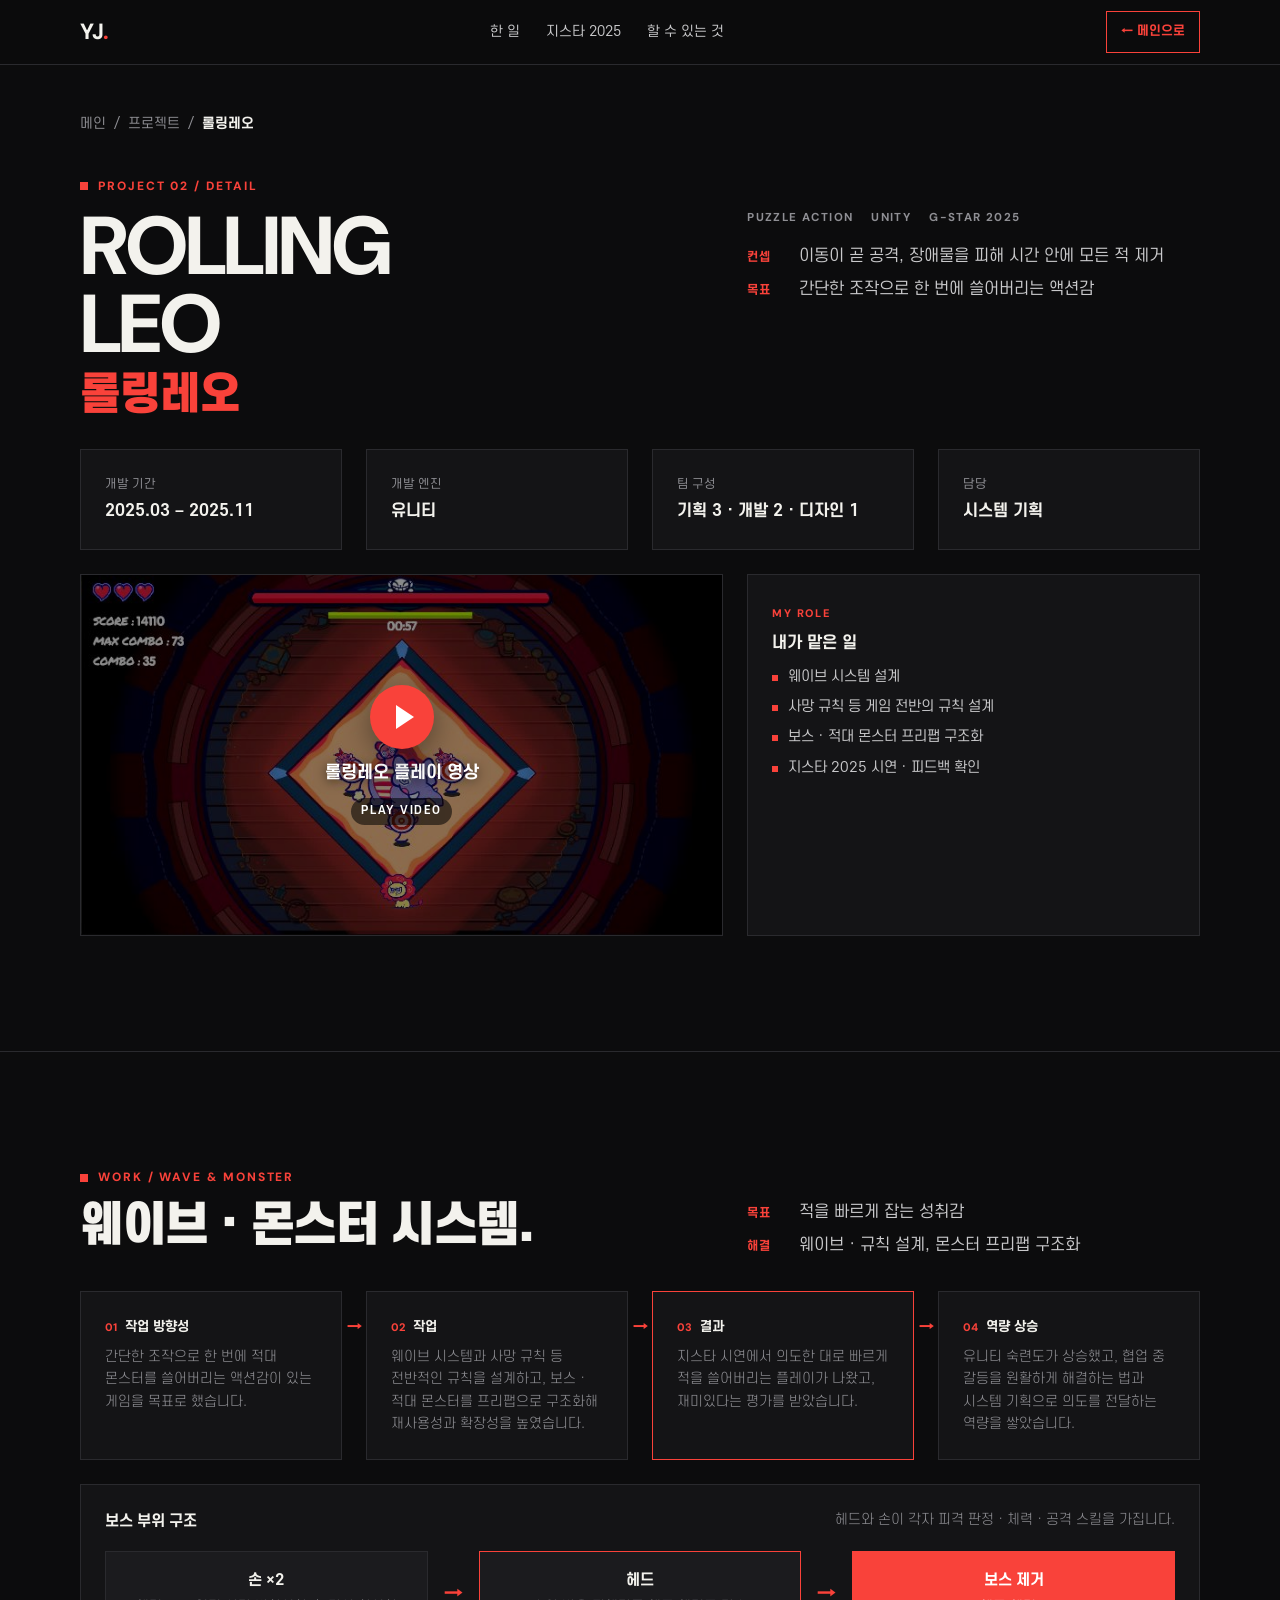
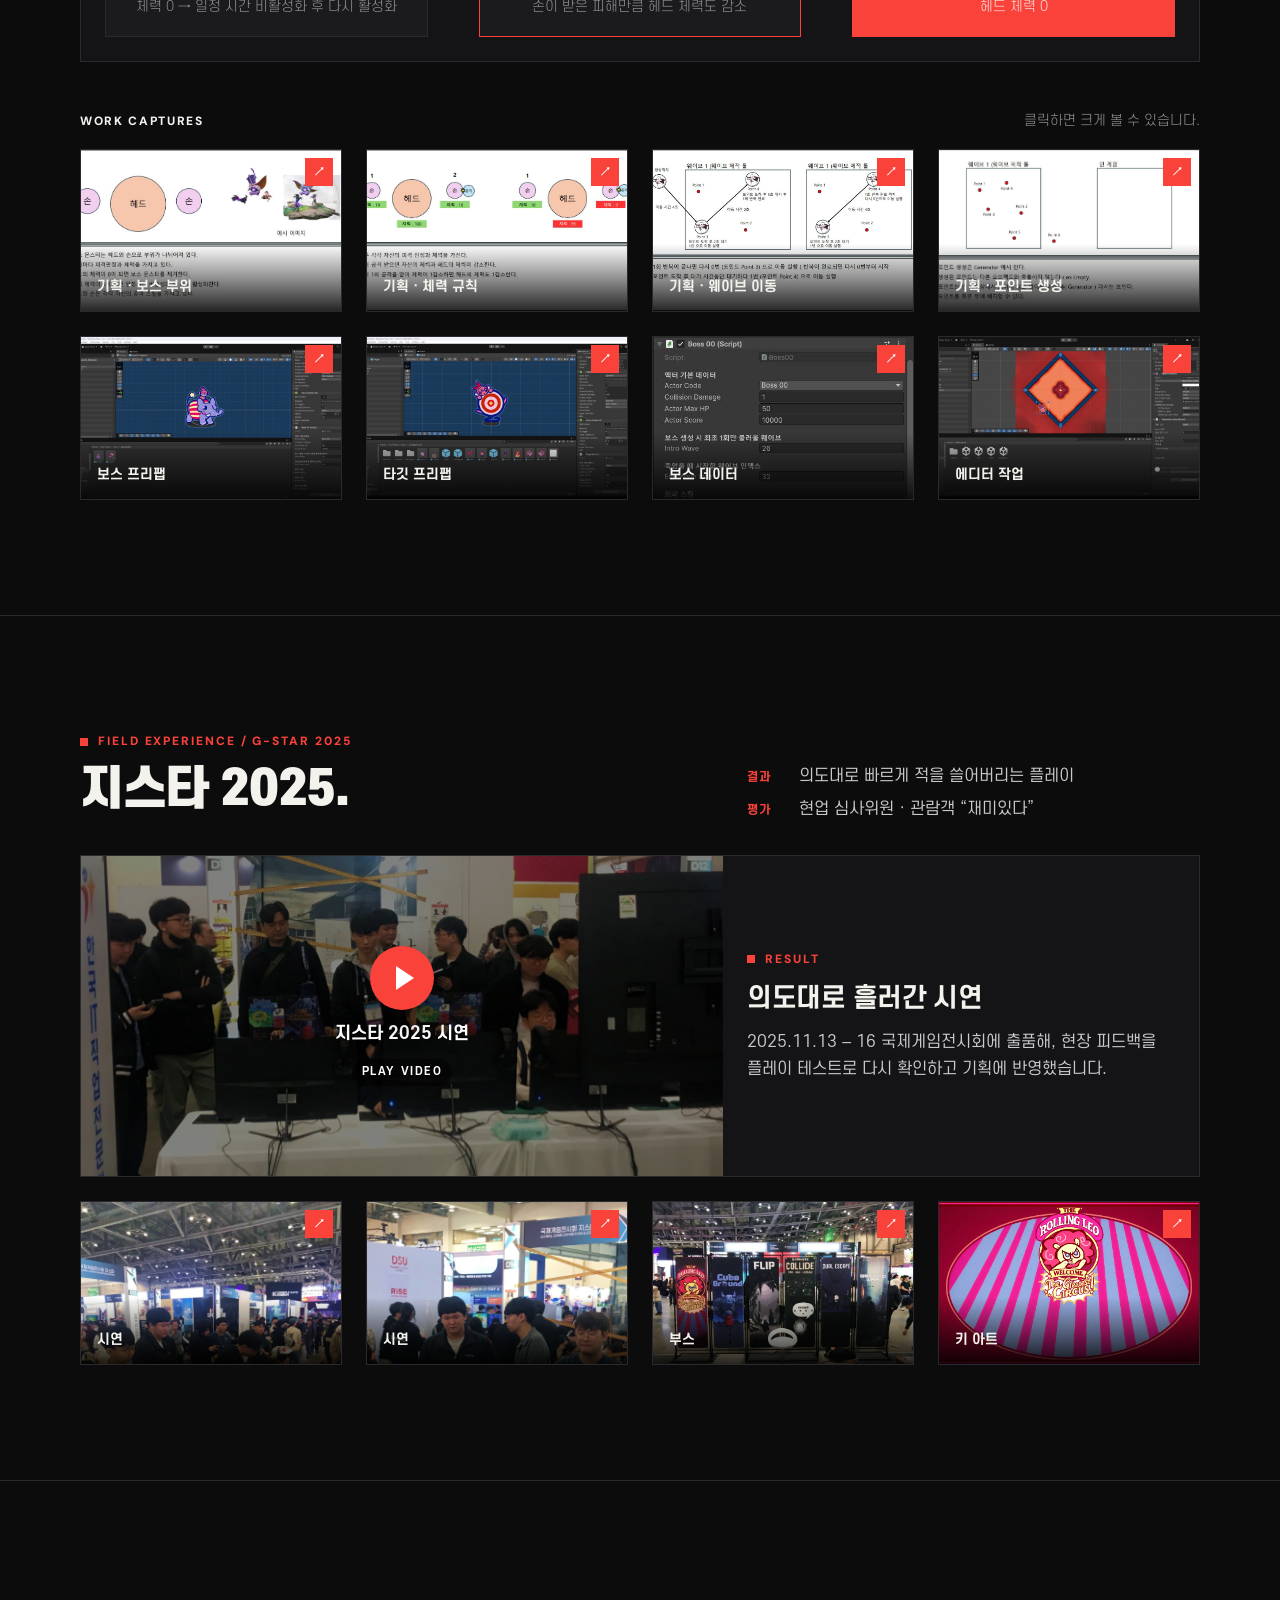
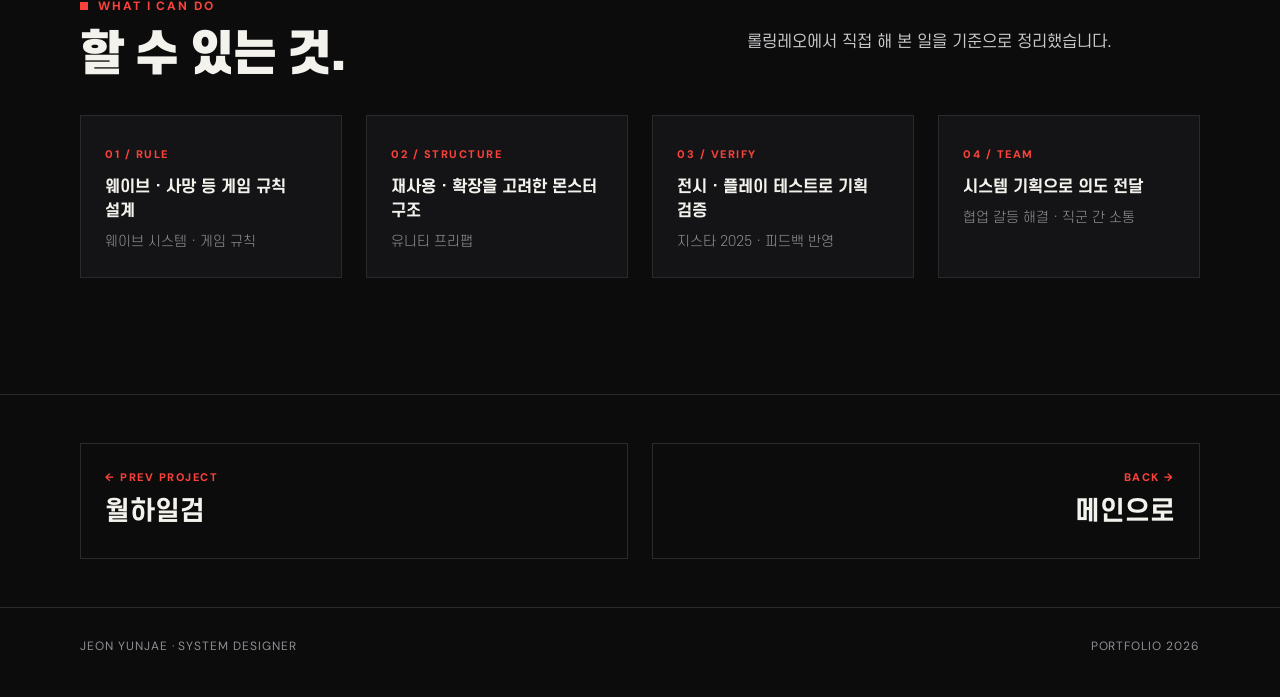
<file: rolling.html>
<!doctype html>
<html lang="ko">
<head>
<meta charset="utf-8">
<meta name="viewport" content="width=device-width, initial-scale=1">
<title>롤링레오 | 전윤재 포트폴리오</title>
<meta name="description" content="롤링레오 — 시스템 기획. 웨이브 · 몬스터 시스템, 지스타 2025 출품 상세">
<meta name="theme-color" content="#0c0c0d">
<link rel="preconnect" href="https://fonts.googleapis.com">
<link rel="preconnect" href="https://fonts.gstatic.com" crossorigin>
<link href="https://fonts.googleapis.com/css2?family=DM+Sans:wght@500;700;800&display=swap" rel="stylesheet">
<link rel="stylesheet" href="common.css">
<link rel="stylesheet" href="site.css">
</head>
<body>

<nav class="nav">
  <div class="wrap">
    <a href="index.html" class="logo">YJ<i>.</i></a>
    <ul>
      <li><a href="#work">한 일</a></li>
      <li><a href="#gstar">지스타 2025</a></li>
      <li><a href="#can">할 수 있는 것</a></li>
    </ul>
    <a class="btn" href="index.html#rolling">← 메인으로</a>
  </div>
</nav>

<!-- ===== 개요 ===== -->
<header class="detail-top">
  <div class="wrap">
    <div class="crumb"><a href="index.html">메인</a><span>/</span><a href="index.html#projects">프로젝트</a><span>/</span><b>롤링레오</b></div>
    <div class="head">
      <div class="lbl"><p class="eyebrow">Project 02 / Detail</p></div>
      <h1 class="ttl big-title">ROLLING<br>LEO<span class="ko">롤링레오</span></h1>
      <div class="txt">
        <div class="meta"><span>PUZZLE ACTION</span><span>UNITY</span><span>G-STAR 2025</span></div>
        <dl class="pairs"><div><dt>컨셉</dt><dd>이동이 곧 공격, 장애물을 피해 시간 안에 모든 적 제거</dd></div><div><dt>목표</dt><dd>간단한 조작으로 한 번에 쓸어버리는 액션감</dd></div></dl>
      </div>
    </div>
    <div class="g12 info">
      <div class="c3 box box-in"><small>개발 기간</small><b>2025.03 – 2025.11</b></div>
      <div class="c3 box box-in"><small>개발 엔진</small><b>유니티</b></div>
      <div class="c3 box box-in"><small>팀 구성</small><b>기획 3 · 개발 2 · 디자인 1</b></div>
      <div class="c3 box box-in"><small>담당</small><b>시스템 기획</b></div>
    </div>
    <div class="g12" style="margin-top:var(--g)">
      <div class="c7 media" data-video="rolling_main" data-poster="img/s13_02.jpg" data-title="롤링레오 플레이 영상"></div>
      <div class="c5 box box-in myrole">
        <small>MY ROLE</small>
        <b>내가 맡은 일</b>
        <ul class="done">
          <li>웨이브 시스템 설계</li>
          <li>사망 규칙 등 게임 전반의 규칙 설계</li>
          <li>보스 · 적대 몬스터 프리팹 구조화</li>
          <li>지스타 2025 시연 · 피드백 확인</li>
        </ul>
      </div>
    </div>
  </div>
</header>

<!-- ===== 한 일 ===== -->
<section class="sec" id="work">
  <div class="wrap">
    <div class="head">
      <div class="lbl"><p class="eyebrow">Work / Wave &amp; Monster</p></div>
      <h2 class="ttl t-h1">웨이브 · 몬스터 시스템.</h2>
      <dl class="pairs txt"><div><dt>목표</dt><dd>적을 빠르게 잡는 성취감</dd></div><div><dt>해결</dt><dd>웨이브 · 규칙 설계, 몬스터 프리팹 구조화</dd></div></dl>
    </div>
    <div class="g12 flow4" style="margin-top:0">
      <div class="c3 box box-in"><span class="k">작업 방향성</span><p class="t-detail">간단한 조작으로 한 번에 적대 몬스터를 쓸어버리는 액션감이 있는 게임을 목표로 했습니다.</p></div>
      <div class="c3 box box-in"><span class="k">작업</span><p class="t-detail">웨이브 시스템과 사망 규칙 등 전반적인 규칙을 설계하고, 보스 · 적대 몬스터를 프리팹으로 구조화해 재사용성과 확장성을 높였습니다.</p></div>
      <div class="c3 box box-in res"><span class="k">결과</span><p class="t-detail">지스타 시연에서 의도한 대로 빠르게 적을 쓸어버리는 플레이가 나왔고, 재미있다는 평가를 받았습니다.</p></div>
      <div class="c3 box box-in"><span class="k">역량 상승</span><p class="t-detail">유니티 숙련도가 상승했고, 협업 중 갈등을 원활하게 해결하는 법과 시스템 기획으로 의도를 전달하는 역량을 쌓았습니다.</p></div>
    </div>
    <div class="box box-in diagram">
      <div class="diagram-head"><h5>보스 부위 구조</h5><span class="t-detail">헤드와 손이 각자 피격 판정 · 체력 · 공격 스킬을 가집니다.</span></div>
      <div class="dg-row">
        <div class="node"><b>손 ×2</b><span class="t-detail">체력 0 → 일정 시간 비활성화 후 다시 활성화</span></div>
        <div class="arrow">→</div>
        <div class="node acc"><b>헤드</b><span class="t-detail">손이 받은 피해만큼 헤드 체력도 감소</span></div>
        <div class="arrow">→</div>
        <div class="node fill"><b>보스 제거</b><span class="t-detail">헤드 체력 0</span></div>
      </div>
    </div>
    <div class="captures-head"><b>WORK CAPTURES</b><span class="t-detail">클릭하면 크게 볼 수 있습니다.</span></div>
    <div class="g12 captures" data-gal="rolling">
      <figure class="c3 cap"><img src="img/s13_08.jpg" data-zoom data-cap="기획 · 보스 부위 구조" alt="" loading="lazy"><figcaption>기획 · 보스 부위</figcaption></figure>
      <figure class="c3 cap"><img src="img/s13_09.jpg" data-zoom data-cap="기획 · 헤드와 손 체력 규칙" alt="" loading="lazy"><figcaption>기획 · 체력 규칙</figcaption></figure>
      <figure class="c3 cap"><img src="img/s13_10.jpg" data-zoom data-cap="기획 · 웨이브 이동 규칙" alt="" loading="lazy"><figcaption>기획 · 웨이브 이동</figcaption></figure>
      <figure class="c3 cap"><img src="img/s13_11.jpg" data-zoom data-cap="기획 · 웨이브 포인트 생성" alt="" loading="lazy"><figcaption>기획 · 포인트 생성</figcaption></figure>
      <figure class="c3 cap"><img src="img/s13_05.jpg" data-zoom data-cap="보스 프리팹" alt="" loading="lazy"><figcaption>보스 프리팹</figcaption></figure>
      <figure class="c3 cap"><img src="img/s13_04.jpg" data-zoom data-cap="타깃 프리팹" alt="" loading="lazy"><figcaption>타깃 프리팹</figcaption></figure>
      <figure class="c3 cap"><img src="img/s13_06.jpg" data-zoom data-cap="보스 데이터 인스펙터" alt="" loading="lazy"><figcaption>보스 데이터</figcaption></figure>
      <figure class="c3 cap"><img src="img/s13_03.jpg" data-zoom data-cap="유니티 에디터 작업 화면" alt="" loading="lazy"><figcaption>에디터 작업</figcaption></figure>
    </div>
  </div>
</section>

<!-- ===== 지스타 ===== -->
<section class="sec" id="gstar">
  <div class="wrap">
    <div class="head">
      <div class="lbl"><p class="eyebrow">Field Experience / G-STAR 2025</p></div>
      <h2 class="ttl t-h1">지스타 2025.</h2>
      <dl class="pairs txt"><div><dt>결과</dt><dd>의도대로 빠르게 적을 쓸어버리는 플레이</dd></div><div><dt>평가</dt><dd>현업 심사위원 · 관람객 “재미있다”</dd></div></dl>
    </div>
    <div class="split g12">
      <div class="c7" data-video="rolling_gstar" data-poster="img/s05_05.jpg" data-title="지스타 2025 시연"></div>
      <div class="c5 txt">
        <p class="eyebrow">Result</p>
        <h3 class="t-h2">의도대로 흘러간 시연</h3>
        <p class="t-body">2025.11.13 – 16 국제게임전시회에 출품해, 현장 피드백을 플레이 테스트로 다시 확인하고 기획에 반영했습니다.</p>
      </div>
    </div>
    <div class="g12 captures" data-gal="gstar" style="margin-top:var(--g)">
      <figure class="c3 cap"><img src="img/s05_07.jpg" data-zoom data-cap="지스타 2025 시연" alt="" loading="lazy"><figcaption>시연</figcaption></figure>
      <figure class="c3 cap"><img src="img/s05_06.jpg" data-zoom data-cap="지스타 2025 시연" alt="" loading="lazy"><figcaption>시연</figcaption></figure>
      <figure class="c3 cap"><img src="img/s05_08.jpg" data-zoom data-cap="지스타 2025 부스" alt="" loading="lazy"><figcaption>부스</figcaption></figure>
      <figure class="c3 cap"><img src="img/s06_01.jpg" data-zoom data-cap="롤링레오 키 아트" alt="" loading="lazy"><figcaption>키 아트</figcaption></figure>
    </div>
  </div>
</section>

<!-- ===== 할 수 있는 것 ===== -->
<section class="sec" id="can">
  <div class="wrap">
    <div class="head">
      <div class="lbl"><p class="eyebrow">What I Can Do</p></div>
      <h2 class="ttl t-h1">할 수 있는 것.</h2>
      <p class="txt t-body">롤링레오에서 직접 해 본 일을 기준으로 정리했습니다.</p>
    </div>
    <div class="g12 can">
      <div class="c3 box box-in"><span class="n">01 / RULE</span><b>웨이브 · 사망 등 게임 규칙 설계</b><p class="t-detail">웨이브 시스템 · 게임 규칙</p></div>
      <div class="c3 box box-in"><span class="n">02 / STRUCTURE</span><b>재사용 · 확장을 고려한 몬스터 구조</b><p class="t-detail">유니티 프리팹</p></div>
      <div class="c3 box box-in"><span class="n">03 / VERIFY</span><b>전시 · 플레이 테스트로 기획 검증</b><p class="t-detail">지스타 2025 · 피드백 반영</p></div>
      <div class="c3 box box-in"><span class="n">04 / TEAM</span><b>시스템 기획으로 의도 전달</b><p class="t-detail">협업 갈등 해결 · 직군 간 소통</p></div>
    </div>
  </div>
</section>

<nav class="pager" aria-label="페이지 이동">
  <div class="wrap g12">
    <a class="c6" href="wolha.html"><small>← PREV PROJECT</small><b>월하일검</b></a>
    <a class="c6 next" href="index.html#rolling"><small>BACK →</small><b>메인으로</b></a>
  </div>
</nav>
<footer><div class="wrap"><span>JEON YUNJAE · SYSTEM DESIGNER</span><span>PORTFOLIO 2026</span></div></footer>

<script src="videos.js"></script>
</body>
</html>
</file>
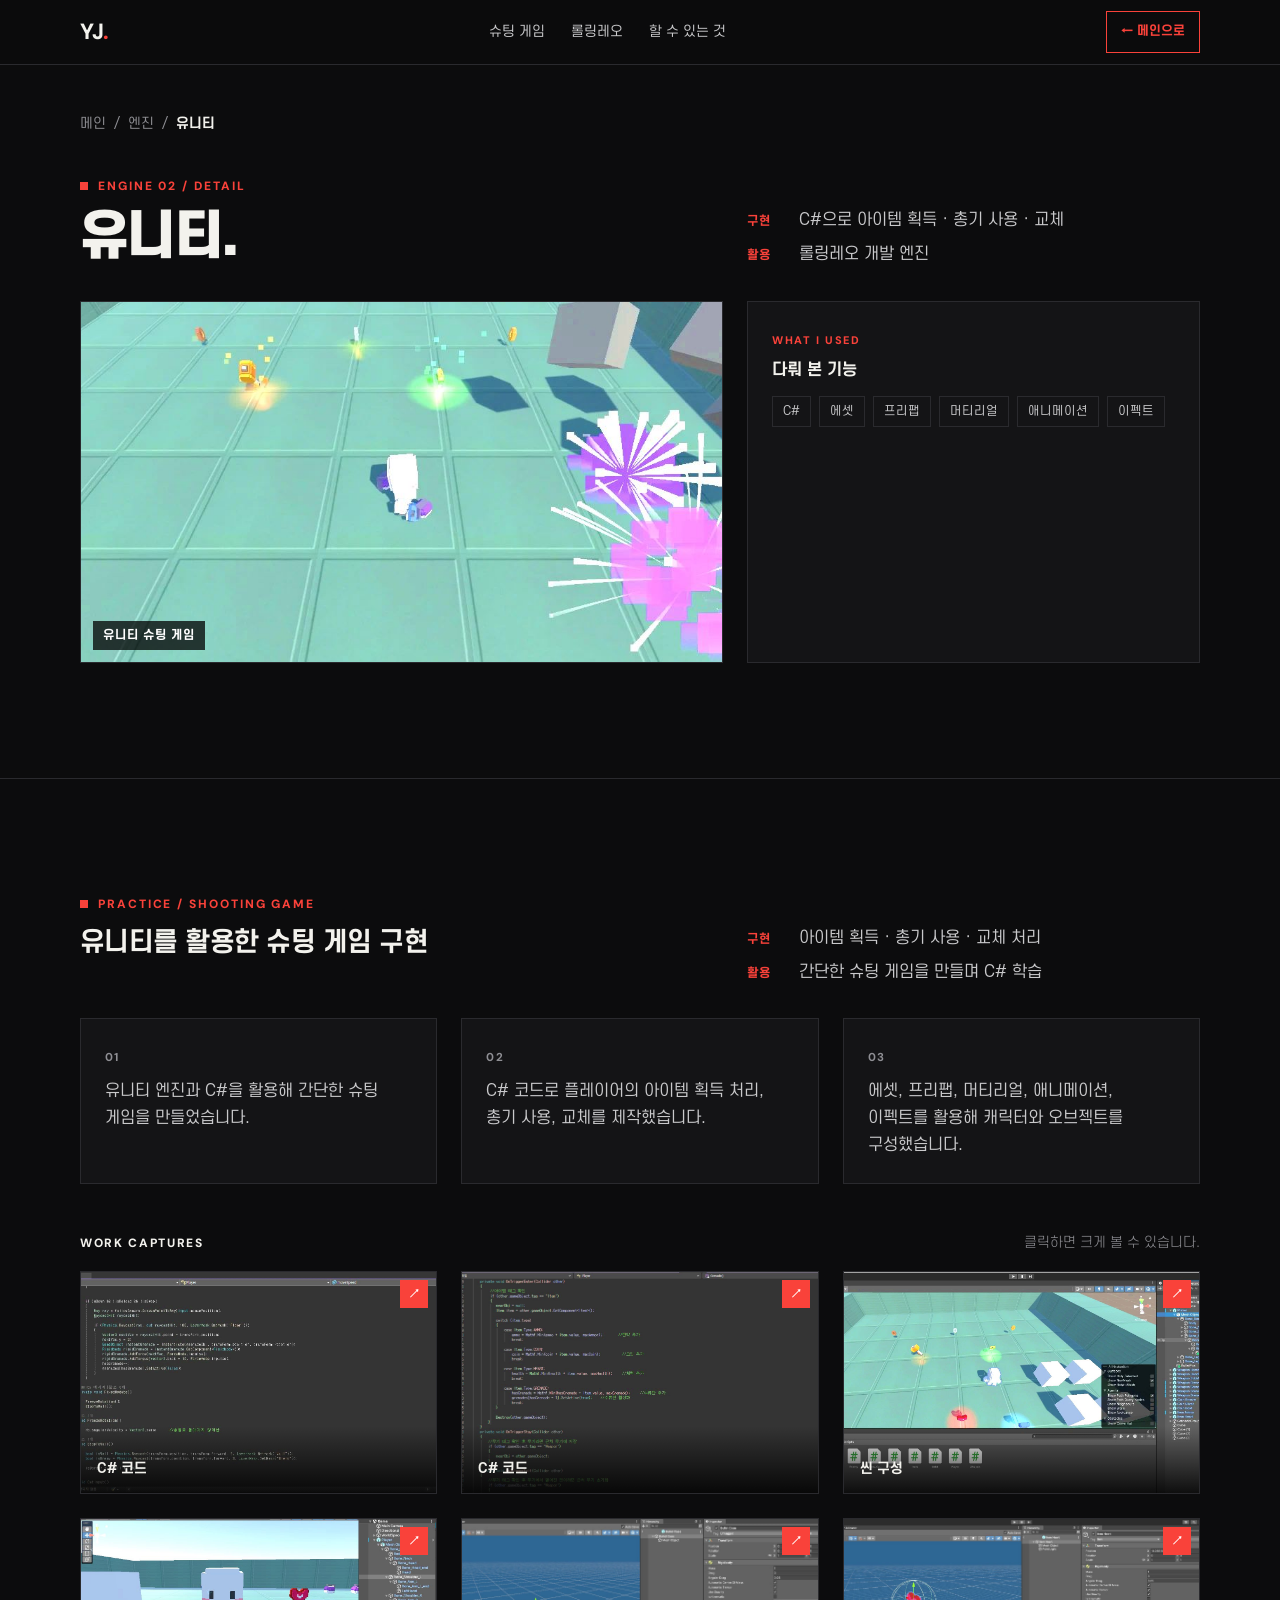
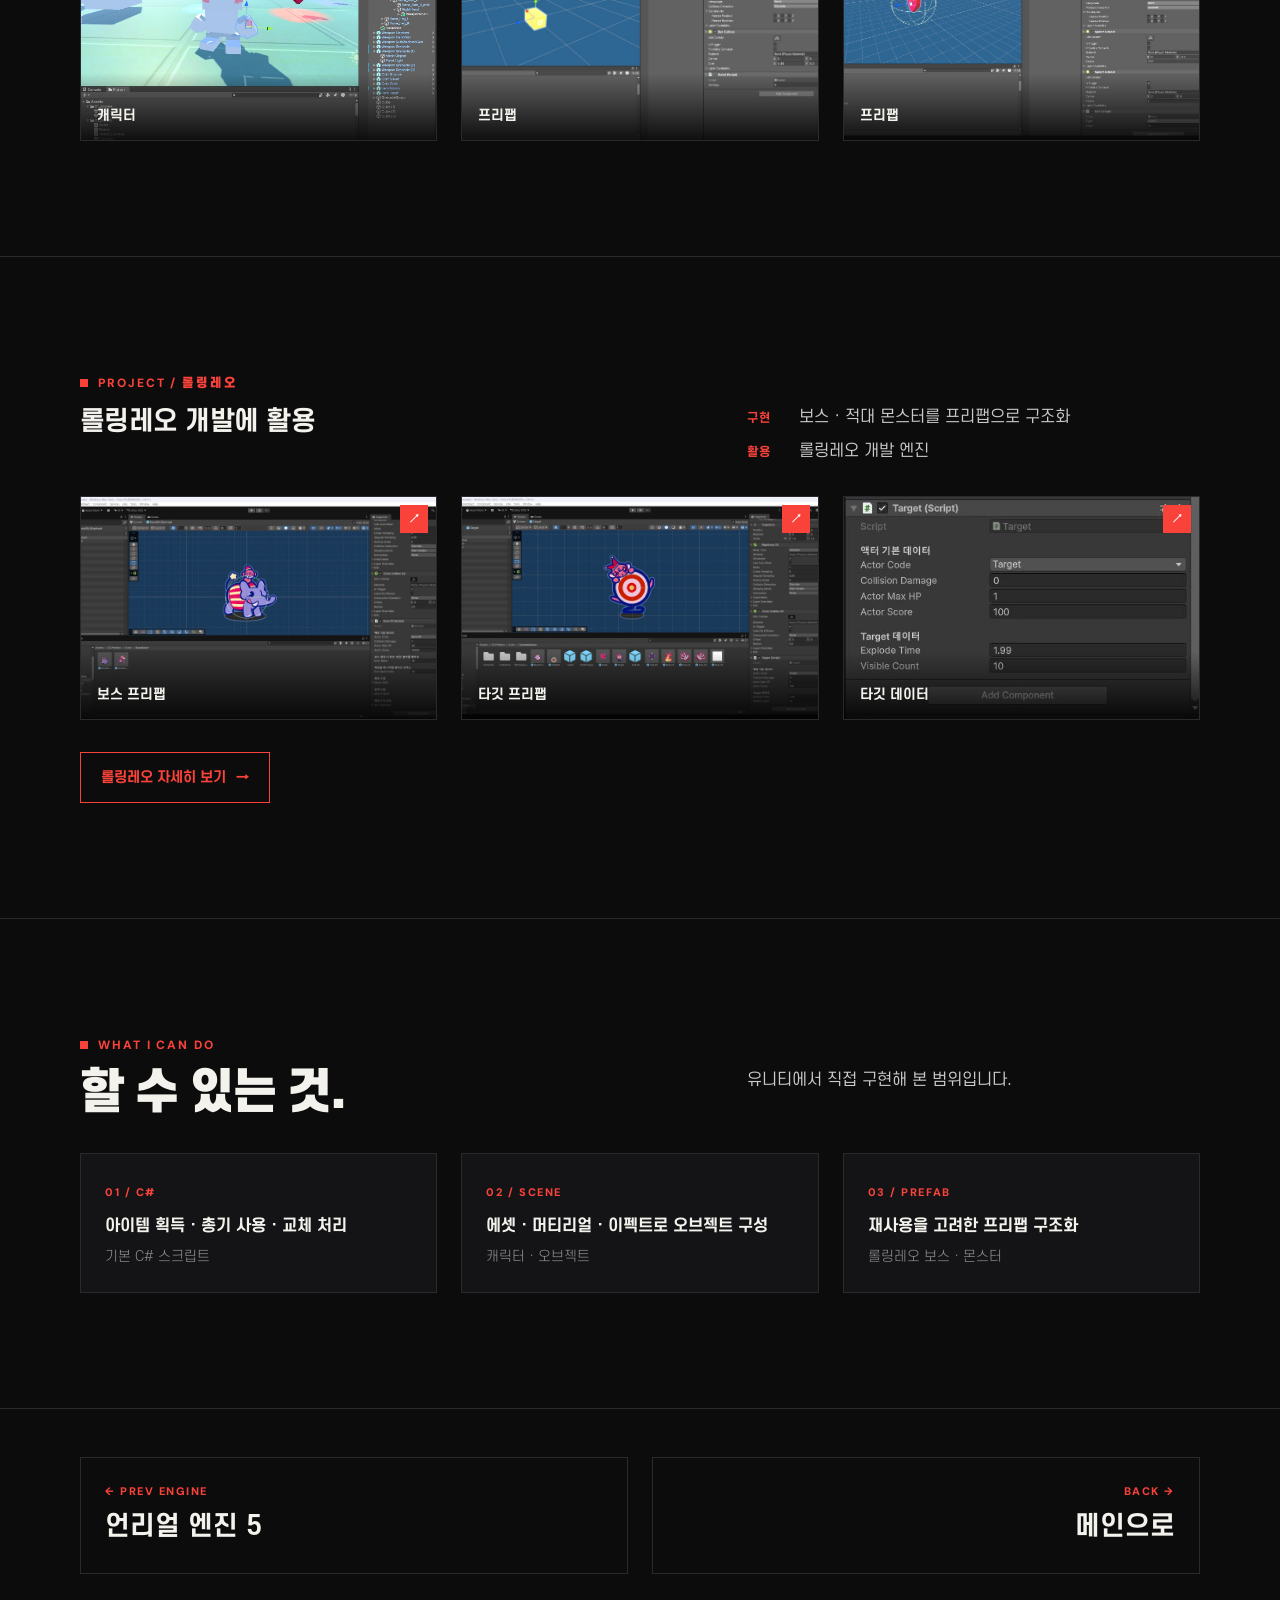
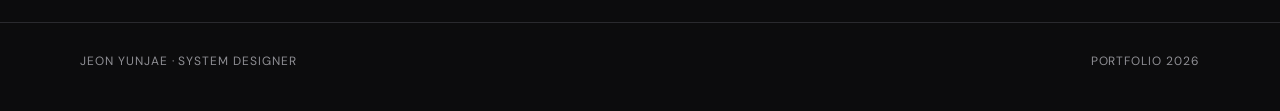
<file: unity.html>
<!doctype html>
<html lang="ko">
<head>
<meta charset="utf-8">
<meta name="viewport" content="width=device-width, initial-scale=1">
<title>유니티 | 전윤재 포트폴리오</title>
<meta name="description" content="유니티 — C# 슈팅 게임 구현, 롤링레오 프리팹 구조화 상세">
<meta name="theme-color" content="#0c0c0d">
<link rel="preconnect" href="https://fonts.googleapis.com">
<link rel="preconnect" href="https://fonts.gstatic.com" crossorigin>
<link href="https://fonts.googleapis.com/css2?family=DM+Sans:wght@500;700;800&display=swap" rel="stylesheet">
<link rel="stylesheet" href="common.css">
<link rel="stylesheet" href="site.css">
</head>
<body>

<nav class="nav">
  <div class="wrap">
    <a href="index.html" class="logo">YJ<i>.</i></a>
    <ul>
      <li><a href="#shooting">슈팅 게임</a></li>
      <li><a href="#rolling">롤링레오</a></li>
      <li><a href="#can">할 수 있는 것</a></li>
    </ul>
    <a class="btn" href="index.html#engine">← 메인으로</a>
  </div>
</nav>

<header class="detail-top">
  <div class="wrap">
    <div class="crumb"><a href="index.html">메인</a><span>/</span><a href="index.html#engine">엔진</a><span>/</span><b>유니티</b></div>
    <div class="head">
      <div class="lbl"><p class="eyebrow">Engine 02 / Detail</p></div>
      <h1 class="ttl t-h1">유니티.</h1>
      <dl class="pairs txt"><div><dt>구현</dt><dd>C#으로 아이템 획득 · 총기 사용 · 교체</dd></div><div><dt>활용</dt><dd>롤링레오 개발 엔진</dd></div></dl>
    </div>
    <div class="g12">
      <div class="c7 media" data-video="unity_shooting" data-poster="img/s19_01.jpg" data-title="유니티 슈팅 게임"></div>
      <div class="c5 box box-in myrole">
        <small>WHAT I USED</small>
        <b>다뤄 본 기능</b>
        <div class="kws" style="margin-top:12px"><span>C#</span><span>에셋</span><span>프리팹</span><span>머티리얼</span><span>애니메이션</span><span>이펙트</span></div>
      </div>
    </div>
  </div>
</header>

<section class="sec" id="shooting">
  <div class="wrap">
    <div class="head">
      <div class="lbl"><p class="eyebrow">Practice / Shooting Game</p></div>
      <h2 class="ttl t-h2">유니티를 활용한 슈팅 게임 구현</h2>
      <dl class="pairs txt"><div><dt>구현</dt><dd>아이템 획득 · 총기 사용 · 교체 처리</dd></div><div><dt>활용</dt><dd>간단한 슈팅 게임을 만들며 C# 학습</dd></div></dl>
    </div>
    <div class="g12">
      <div class="c4 box box-in"><span class="ref">01</span><p class="t-body" style="margin-top:8px">유니티 엔진과 C#을 활용해 간단한 슈팅 게임을 만들었습니다.</p></div>
      <div class="c4 box box-in"><span class="ref">02</span><p class="t-body" style="margin-top:8px">C# 코드로 플레이어의 아이템 획득 처리, 총기 사용, 교체를 제작했습니다.</p></div>
      <div class="c4 box box-in"><span class="ref">03</span><p class="t-body" style="margin-top:8px">에셋, 프리팹, 머티리얼, 애니메이션, 이펙트를 활용해 캐릭터와 오브젝트를 구성했습니다.</p></div>
    </div>
    <div class="captures-head"><b>WORK CAPTURES</b><span class="t-detail">클릭하면 크게 볼 수 있습니다.</span></div>
    <div class="g12 captures" data-gal="unity">
      <figure class="c4 cap"><img src="img/s19_02.jpg" data-zoom data-cap="C# 코드" alt="" loading="lazy"><figcaption>C# 코드</figcaption></figure>
      <figure class="c4 cap"><img src="img/s19_05.jpg" data-zoom data-cap="C# 코드" alt="" loading="lazy"><figcaption>C# 코드</figcaption></figure>
      <figure class="c4 cap"><img src="img/s19_03.jpg" data-zoom data-cap="씬 구성" alt="" loading="lazy"><figcaption>씬 구성</figcaption></figure>
      <figure class="c4 cap"><img src="img/s19_04.jpg" data-zoom data-cap="캐릭터" alt="" loading="lazy"><figcaption>캐릭터</figcaption></figure>
      <figure class="c4 cap"><img src="img/s19_06.jpg" data-zoom data-cap="프리팹" alt="" loading="lazy"><figcaption>프리팹</figcaption></figure>
      <figure class="c4 cap"><img src="img/s19_07.jpg" data-zoom data-cap="프리팹" alt="" loading="lazy"><figcaption>프리팹</figcaption></figure>
    </div>
  </div>
</section>

<section class="sec" id="rolling">
  <div class="wrap">
    <div class="head">
      <div class="lbl"><p class="eyebrow">Project / 롤링레오</p></div>
      <h2 class="ttl t-h2">롤링레오 개발에 활용</h2>
      <dl class="pairs txt"><div><dt>구현</dt><dd>보스 · 적대 몬스터를 프리팹으로 구조화</dd></div><div><dt>활용</dt><dd>롤링레오 개발 엔진</dd></div></dl>
    </div>
    <div class="g12 captures" data-gal="rolling-unity">
      <figure class="c4 cap"><img src="img/s13_05.jpg" data-zoom data-cap="보스 프리팹" alt="" loading="lazy"><figcaption>보스 프리팹</figcaption></figure>
      <figure class="c4 cap"><img src="img/s13_04.jpg" data-zoom data-cap="타깃 프리팹" alt="" loading="lazy"><figcaption>타깃 프리팹</figcaption></figure>
      <figure class="c4 cap"><img src="img/s13_07.jpg" data-zoom data-cap="타깃 데이터 인스펙터" alt="" loading="lazy"><figcaption>타깃 데이터</figcaption></figure>
    </div>
    <div class="btns" style="margin-top:var(--s-head)"><a class="btn line more-link" href="rolling.html">롤링레오 자세히 보기</a></div>
  </div>
</section>

<section class="sec" id="can">
  <div class="wrap">
    <div class="head">
      <div class="lbl"><p class="eyebrow">What I Can Do</p></div>
      <h2 class="ttl t-h1">할 수 있는 것.</h2>
      <p class="txt t-body">유니티에서 직접 구현해 본 범위입니다.</p>
    </div>
    <div class="g12 can">
      <div class="c4 box box-in"><span class="n">01 / C#</span><b>아이템 획득 · 총기 사용 · 교체 처리</b><p class="t-detail">기본 C# 스크립트</p></div>
      <div class="c4 box box-in"><span class="n">02 / SCENE</span><b>에셋 · 머티리얼 · 이펙트로 오브젝트 구성</b><p class="t-detail">캐릭터 · 오브젝트</p></div>
      <div class="c4 box box-in"><span class="n">03 / PREFAB</span><b>재사용을 고려한 프리팹 구조화</b><p class="t-detail">롤링레오 보스 · 몬스터</p></div>
    </div>
  </div>
</section>

<nav class="pager" aria-label="페이지 이동">
  <div class="wrap g12">
    <a class="c6" href="unreal.html"><small>← PREV ENGINE</small><b>언리얼 엔진 5</b></a>
    <a class="c6 next" href="index.html#engine"><small>BACK →</small><b>메인으로</b></a>
  </div>
</nav>
<footer><div class="wrap"><span>JEON YUNJAE · SYSTEM DESIGNER</span><span>PORTFOLIO 2026</span></div></footer>

<script src="videos.js"></script>
</body>
</html>
</file>
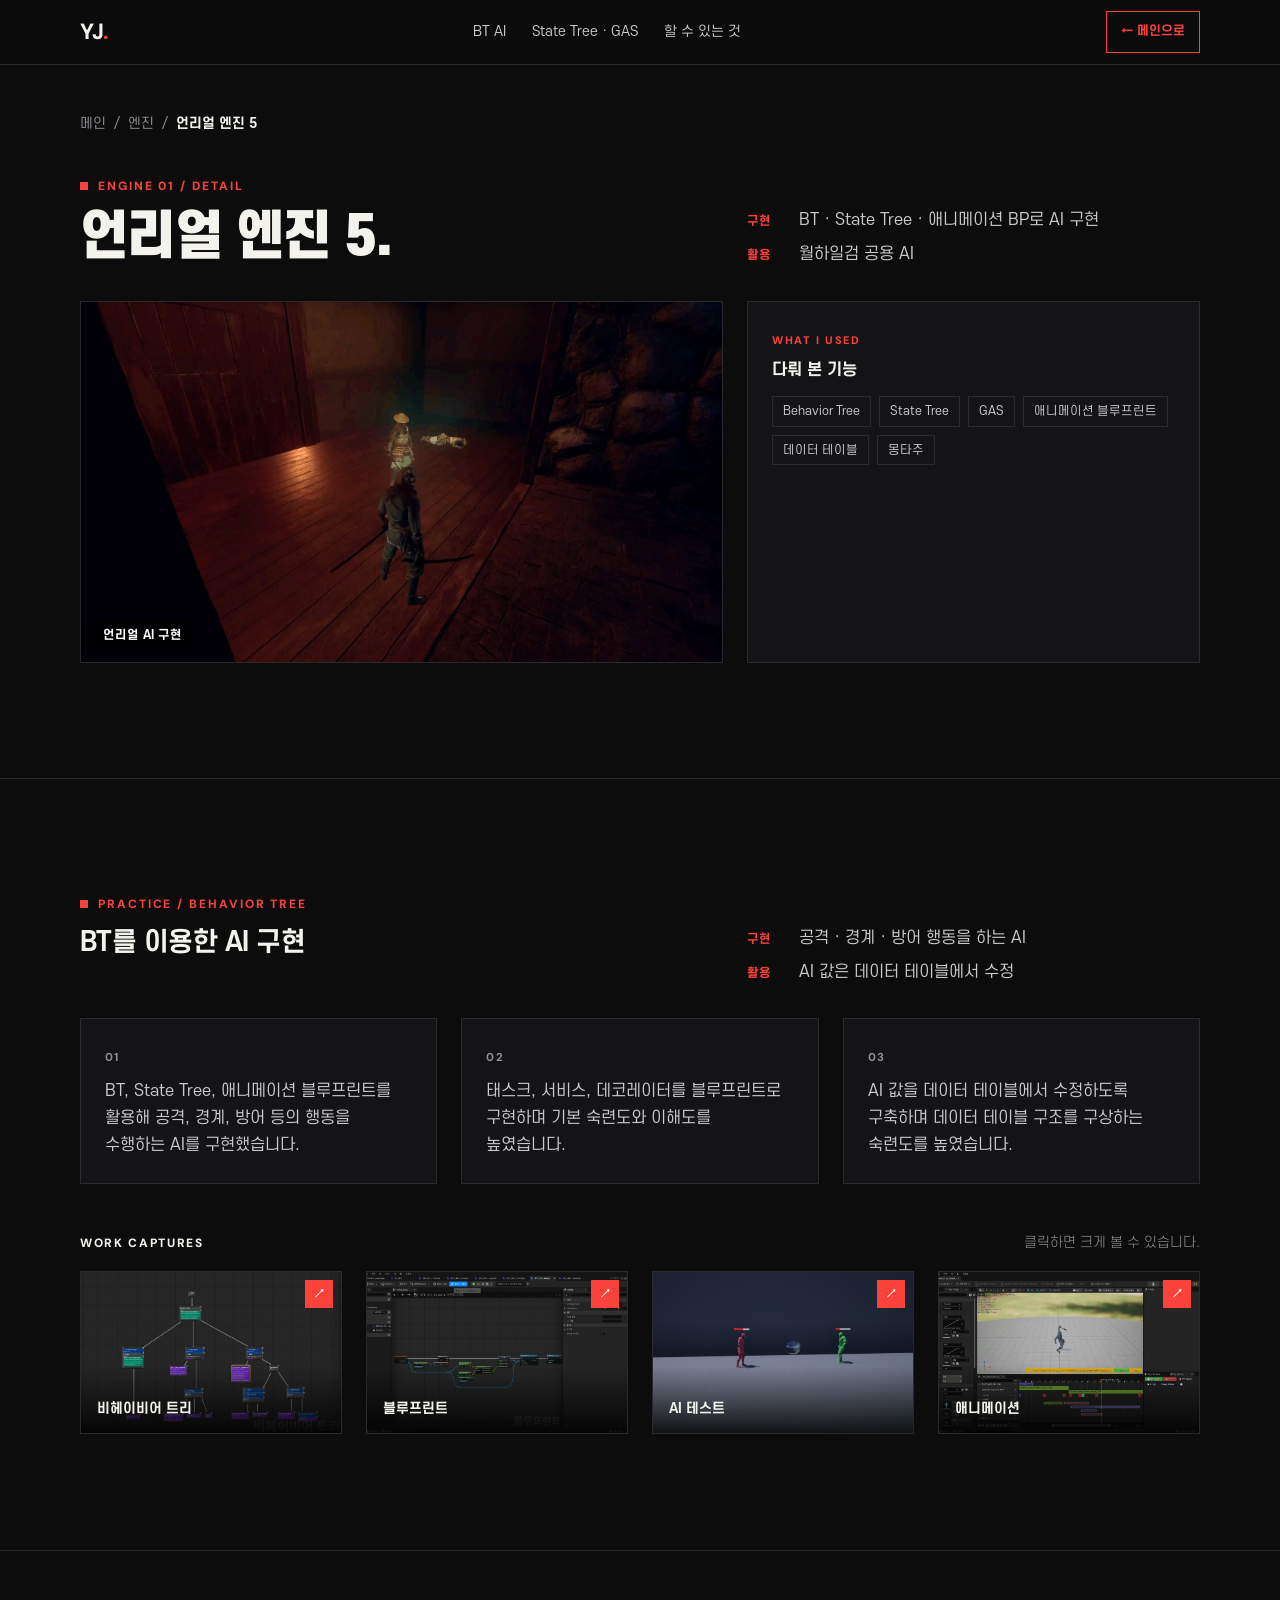
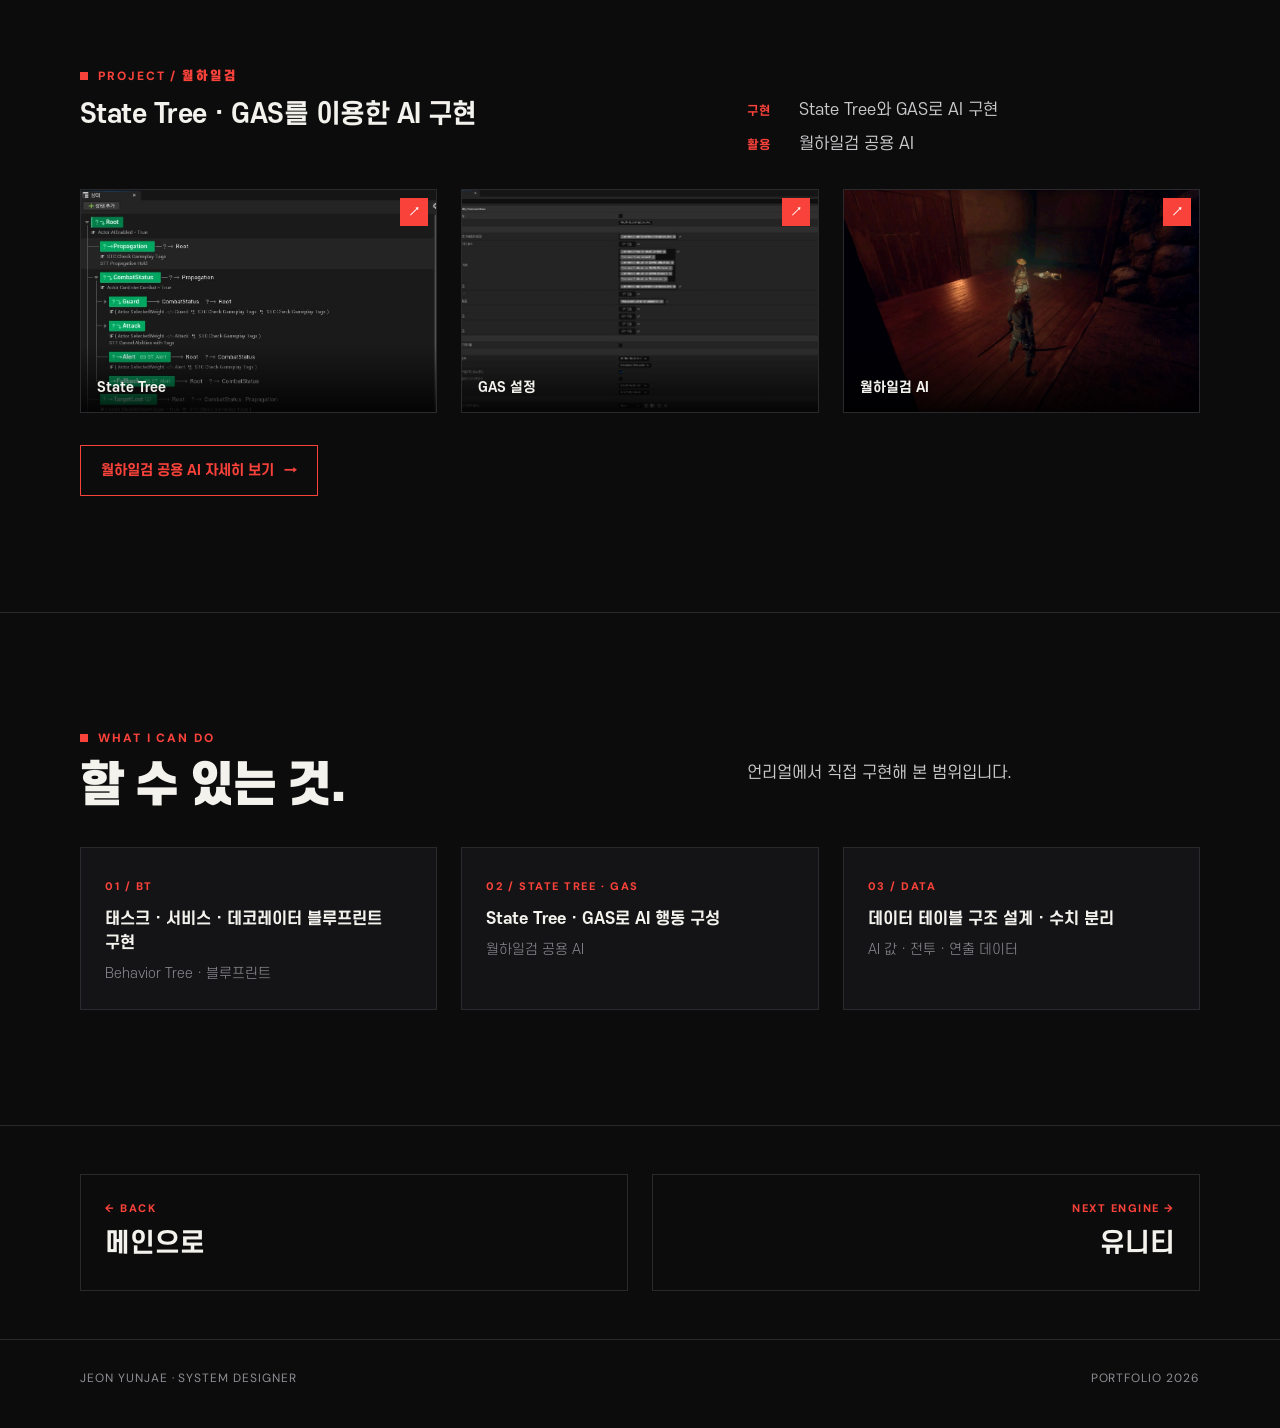
<file: unreal.html>
<!doctype html>
<html lang="ko">
<head>
<meta charset="utf-8">
<meta name="viewport" content="width=device-width, initial-scale=1">
<title>언리얼 엔진 | 전윤재 포트폴리오</title>
<meta name="description" content="언리얼 엔진 5 — BT, State Tree, GAS, 데이터 테이블로 AI 구현 상세">
<meta name="theme-color" content="#0c0c0d">
<link rel="preconnect" href="https://fonts.googleapis.com">
<link rel="preconnect" href="https://fonts.gstatic.com" crossorigin>
<link href="https://fonts.googleapis.com/css2?family=DM+Sans:wght@500;700;800&display=swap" rel="stylesheet">
<link rel="stylesheet" href="common.css">
<link rel="stylesheet" href="site.css">
</head>
<body>

<nav class="nav">
  <div class="wrap">
    <a href="index.html" class="logo">YJ<i>.</i></a>
    <ul>
      <li><a href="#bt">BT AI</a></li>
      <li><a href="#st">State Tree · GAS</a></li>
      <li><a href="#can">할 수 있는 것</a></li>
    </ul>
    <a class="btn" href="index.html#engine">← 메인으로</a>
  </div>
</nav>

<header class="detail-top">
  <div class="wrap">
    <div class="crumb"><a href="index.html">메인</a><span>/</span><a href="index.html#engine">엔진</a><span>/</span><b>언리얼 엔진 5</b></div>
    <div class="head">
      <div class="lbl"><p class="eyebrow">Engine 01 / Detail</p></div>
      <h1 class="ttl t-h1">언리얼 엔진 5.</h1>
      <dl class="pairs txt"><div><dt>구현</dt><dd>BT · State Tree · 애니메이션 BP로 AI 구현</dd></div><div><dt>활용</dt><dd>월하일검 공용 AI</dd></div></dl>
    </div>
    <div class="g12">
      <div class="c7 media" data-video="unreal_ai" data-poster="img/s18_04.jpg" data-title="언리얼 AI 구현"></div>
      <div class="c5 box box-in myrole">
        <small>WHAT I USED</small>
        <b>다뤄 본 기능</b>
        <div class="kws" style="margin-top:12px"><span>Behavior Tree</span><span>State Tree</span><span>GAS</span><span>애니메이션 블루프린트</span><span>데이터 테이블</span><span>몽타주</span></div>
      </div>
    </div>
  </div>
</header>

<section class="sec" id="bt">
  <div class="wrap">
    <div class="head">
      <div class="lbl"><p class="eyebrow">Practice / Behavior Tree</p></div>
      <h2 class="ttl t-h2">BT를 이용한 AI 구현</h2>
      <dl class="pairs txt"><div><dt>구현</dt><dd>공격 · 경계 · 방어 행동을 하는 AI</dd></div><div><dt>활용</dt><dd>AI 값은 데이터 테이블에서 수정</dd></div></dl>
    </div>
    <div class="g12">
      <div class="c4 box box-in"><span class="ref">01</span><p class="t-body" style="margin-top:8px">BT, State Tree, 애니메이션 블루프린트를 활용해 공격, 경계, 방어 등의 행동을 수행하는 AI를 구현했습니다.</p></div>
      <div class="c4 box box-in"><span class="ref">02</span><p class="t-body" style="margin-top:8px">태스크, 서비스, 데코레이터를 블루프린트로 구현하며 기본 숙련도와 이해도를 높였습니다.</p></div>
      <div class="c4 box box-in"><span class="ref">03</span><p class="t-body" style="margin-top:8px">AI 값을 데이터 테이블에서 수정하도록 구축하며 데이터 테이블 구조를 구상하는 숙련도를 높였습니다.</p></div>
    </div>
    <div class="captures-head"><b>WORK CAPTURES</b><span class="t-detail">클릭하면 크게 볼 수 있습니다.</span></div>
    <div class="g12 captures" data-gal="bt">
      <figure class="c3 cap"><img src="img/s18_01.jpg" data-zoom data-cap="비헤이비어 트리" alt="" loading="lazy"><figcaption>비헤이비어 트리</figcaption></figure>
      <figure class="c3 cap"><img src="img/s18_03.jpg" data-zoom data-cap="블루프린트" alt="" loading="lazy"><figcaption>블루프린트</figcaption></figure>
      <figure class="c3 cap"><img src="img/s18_02.jpg" data-zoom data-cap="AI 테스트" alt="" loading="lazy"><figcaption>AI 테스트</figcaption></figure>
      <figure class="c3 cap"><img src="img/s18_07.jpg" data-zoom data-cap="애니메이션 몽타주" alt="" loading="lazy"><figcaption>애니메이션</figcaption></figure>
    </div>
  </div>
</section>

<section class="sec" id="st">
  <div class="wrap">
    <div class="head">
      <div class="lbl"><p class="eyebrow">Project / 월하일검</p></div>
      <h2 class="ttl t-h2">State Tree · GAS를 이용한 AI 구현</h2>
      <dl class="pairs txt"><div><dt>구현</dt><dd>State Tree와 GAS로 AI 구현</dd></div><div><dt>활용</dt><dd>월하일검 공용 AI</dd></div></dl>
    </div>
    <div class="g12 captures" data-gal="st">
      <figure class="c4 cap"><img src="img/s18_05.jpg" data-zoom data-cap="State Tree" alt="" loading="lazy"><figcaption>State Tree</figcaption></figure>
      <figure class="c4 cap"><img src="img/s18_06.jpg" data-zoom data-cap="GAS 설정" alt="" loading="lazy"><figcaption>GAS 설정</figcaption></figure>
      <figure class="c4 cap"><img src="img/s18_04.jpg" data-zoom data-cap="월하일검 AI" alt="" loading="lazy"><figcaption>월하일검 AI</figcaption></figure>
    </div>
    <div class="btns" style="margin-top:var(--s-head)"><a class="btn line more-link" href="wolha.html#ai">월하일검 공용 AI 자세히 보기</a></div>
  </div>
</section>

<section class="sec" id="can">
  <div class="wrap">
    <div class="head">
      <div class="lbl"><p class="eyebrow">What I Can Do</p></div>
      <h2 class="ttl t-h1">할 수 있는 것.</h2>
      <p class="txt t-body">언리얼에서 직접 구현해 본 범위입니다.</p>
    </div>
    <div class="g12 can">
      <div class="c4 box box-in"><span class="n">01 / BT</span><b>태스크 · 서비스 · 데코레이터 블루프린트 구현</b><p class="t-detail">Behavior Tree · 블루프린트</p></div>
      <div class="c4 box box-in"><span class="n">02 / STATE TREE · GAS</span><b>State Tree · GAS로 AI 행동 구성</b><p class="t-detail">월하일검 공용 AI</p></div>
      <div class="c4 box box-in"><span class="n">03 / DATA</span><b>데이터 테이블 구조 설계 · 수치 분리</b><p class="t-detail">AI 값 · 전투 · 연출 데이터</p></div>
    </div>
  </div>
</section>

<nav class="pager" aria-label="페이지 이동">
  <div class="wrap g12">
    <a class="c6" href="index.html#engine"><small>← BACK</small><b>메인으로</b></a>
    <a class="c6 next" href="unity.html"><small>NEXT ENGINE →</small><b>유니티</b></a>
  </div>
</nav>
<footer><div class="wrap"><span>JEON YUNJAE · SYSTEM DESIGNER</span><span>PORTFOLIO 2026</span></div></footer>

<script src="videos.js"></script>
</body>
</html>
</file>
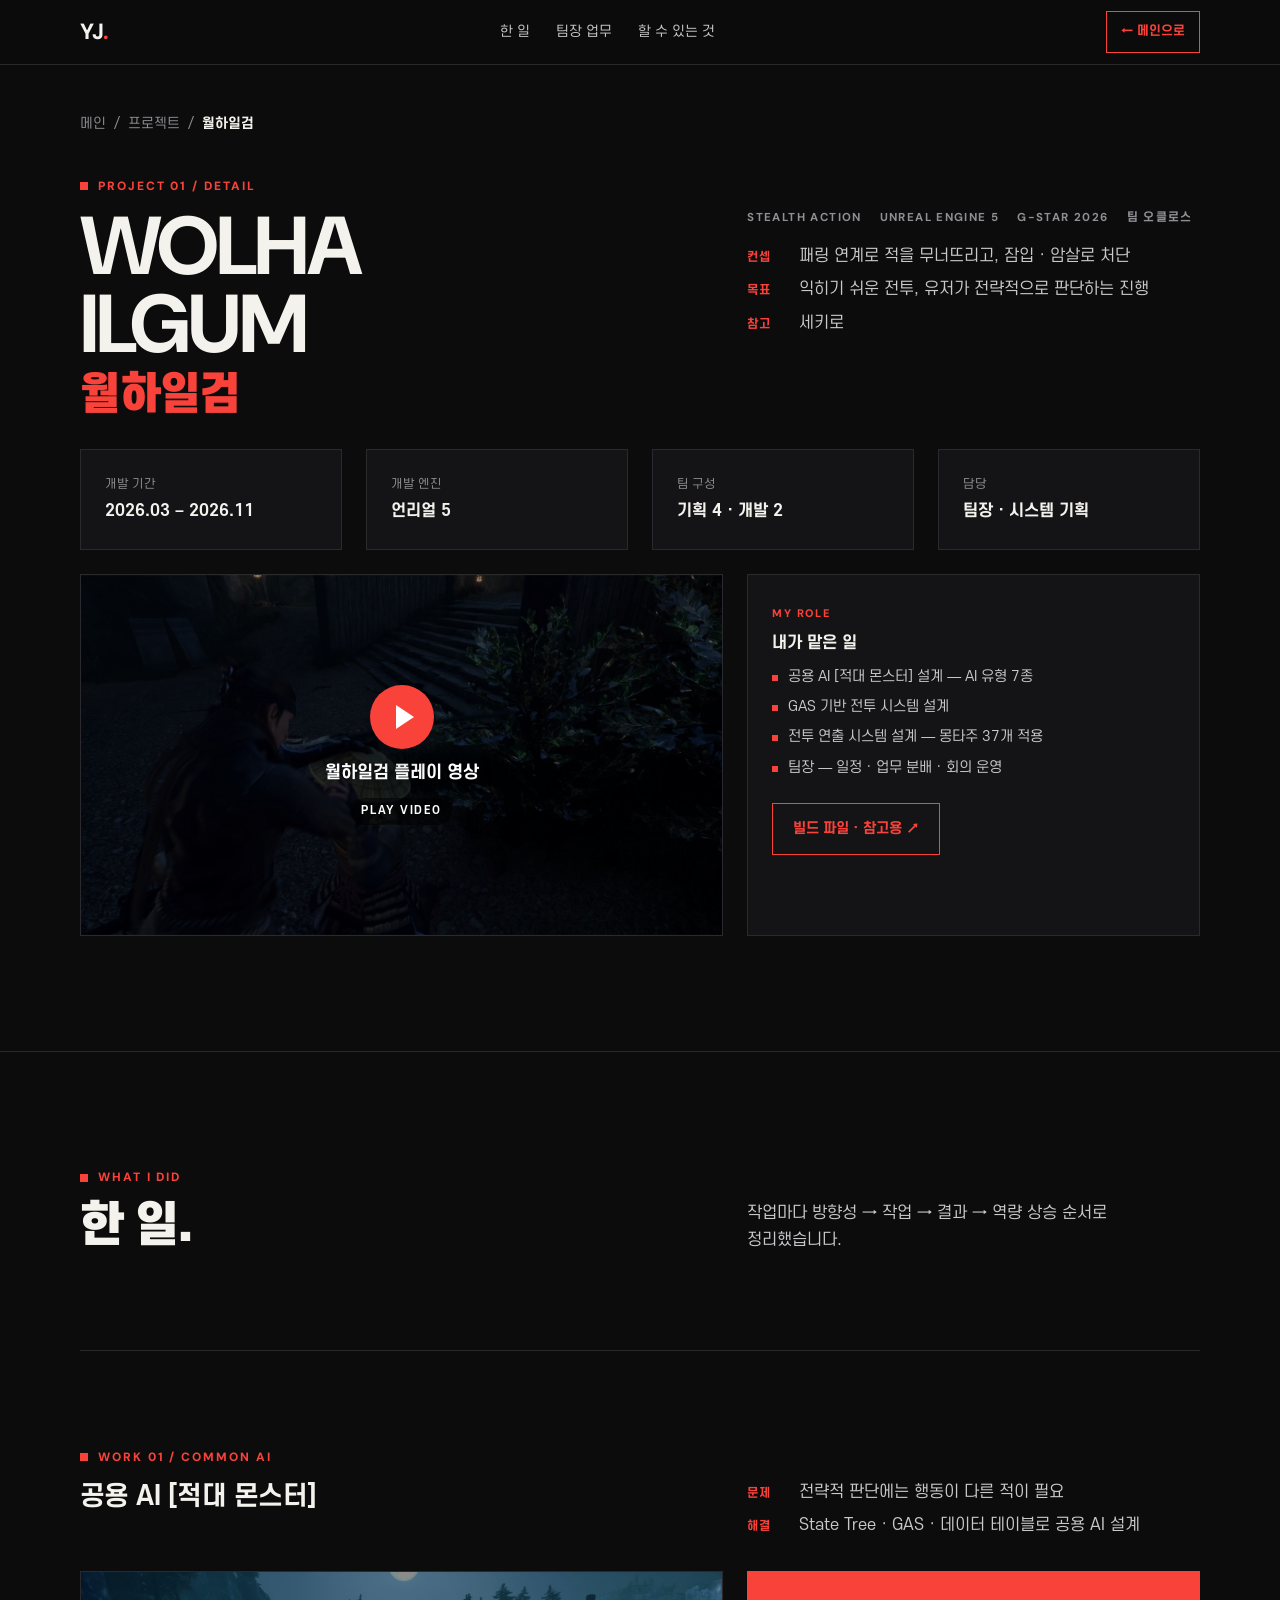
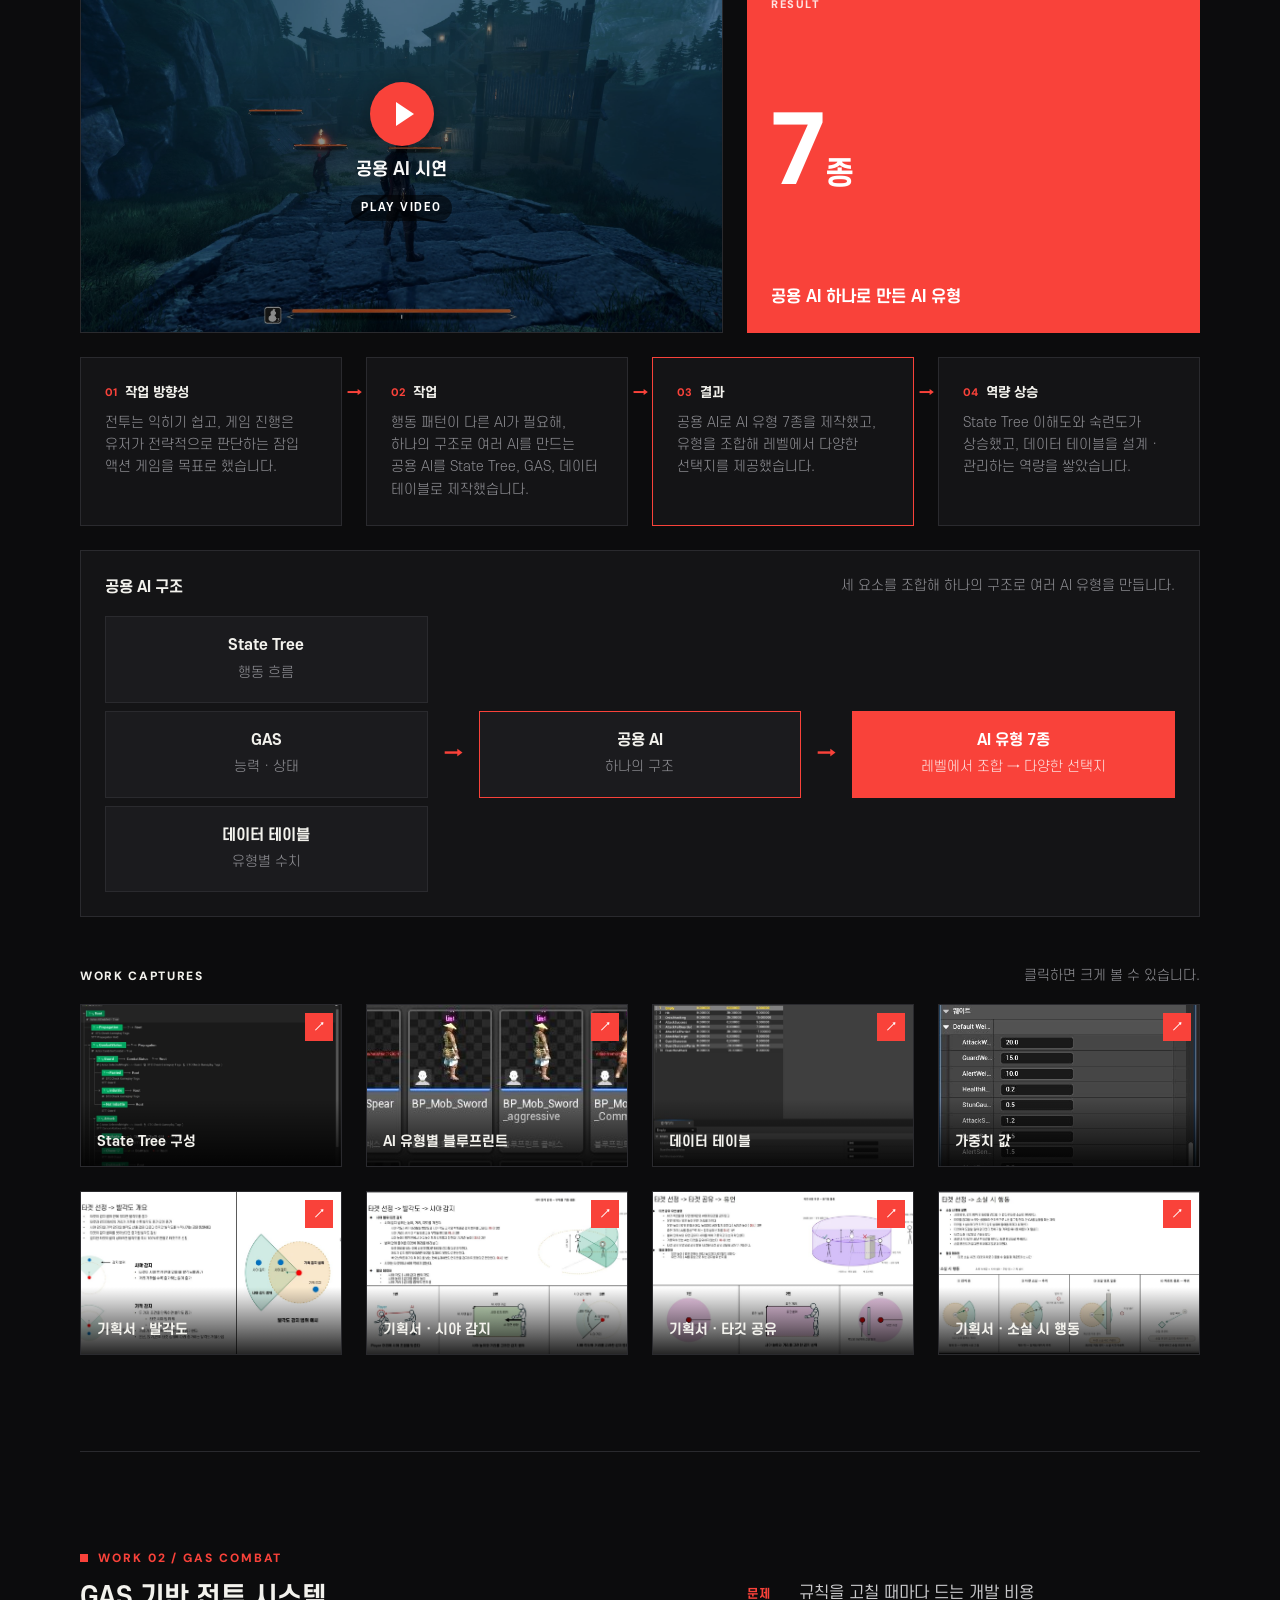
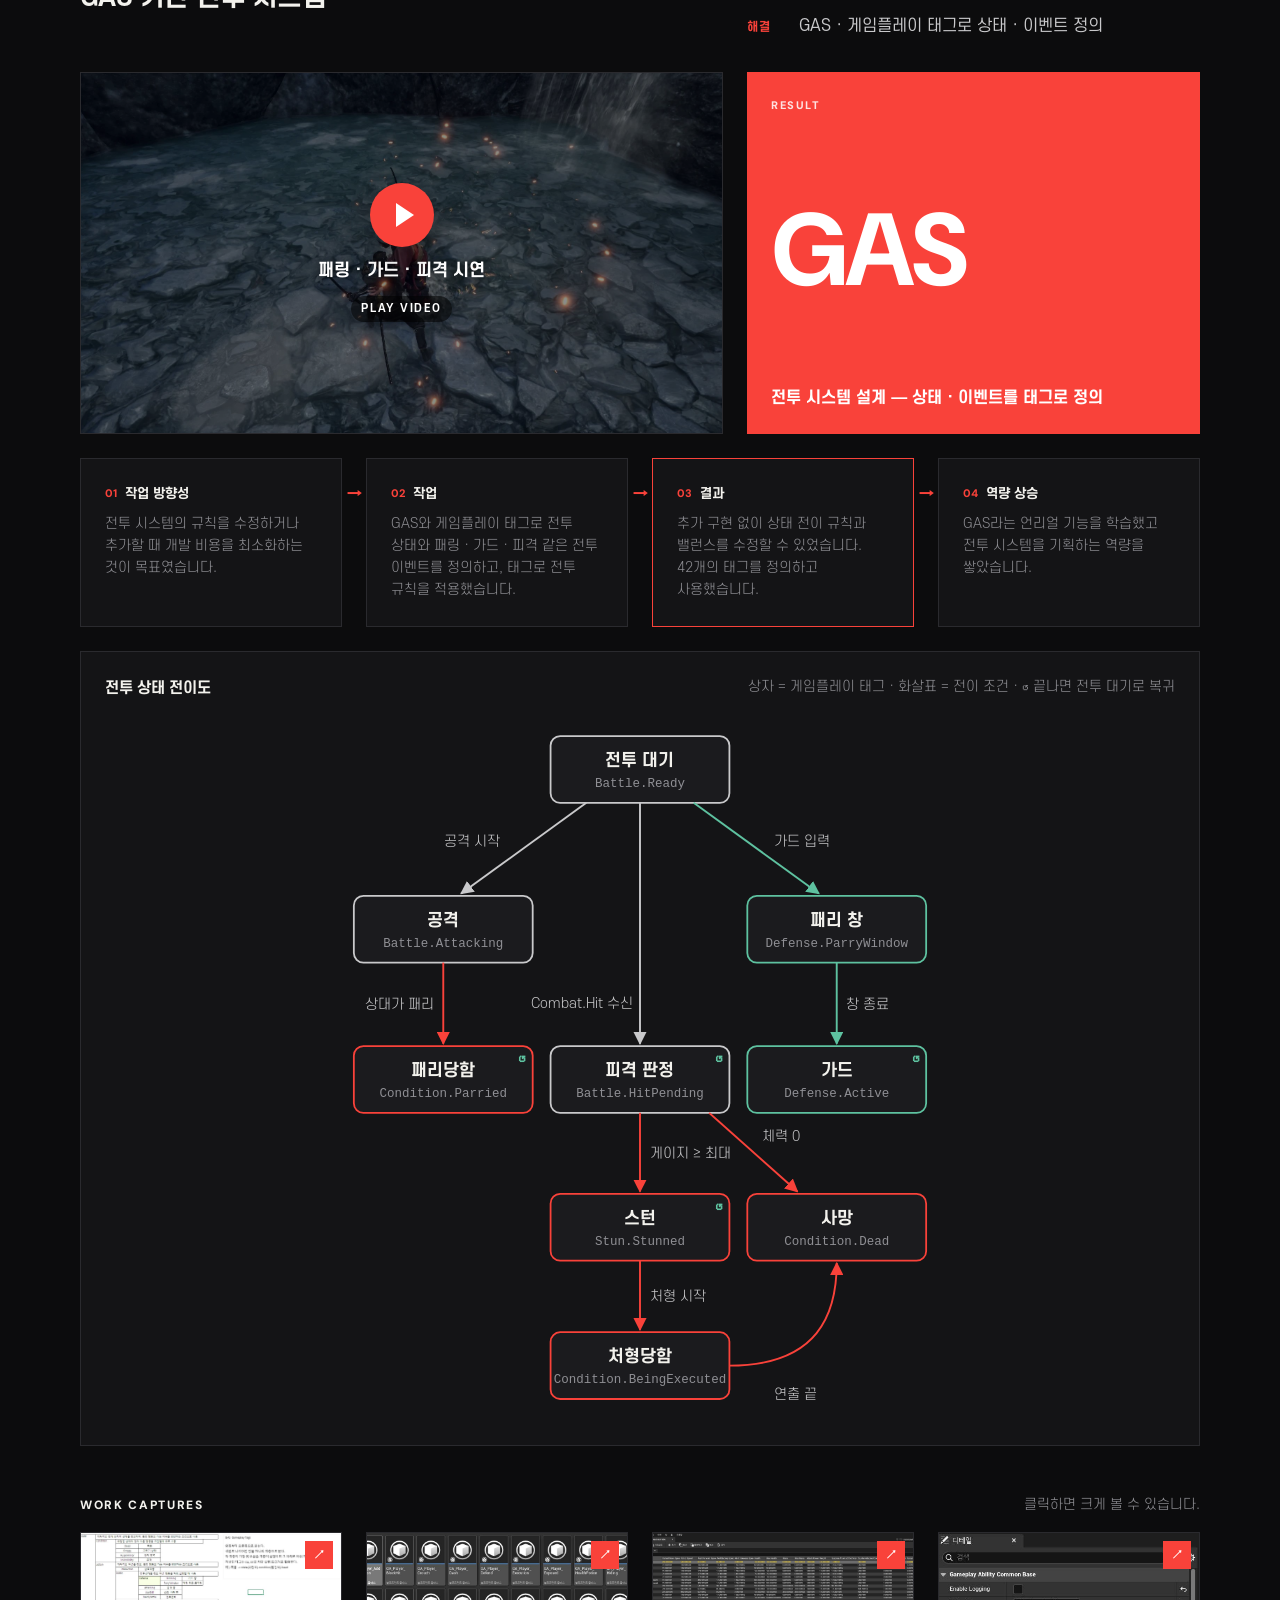
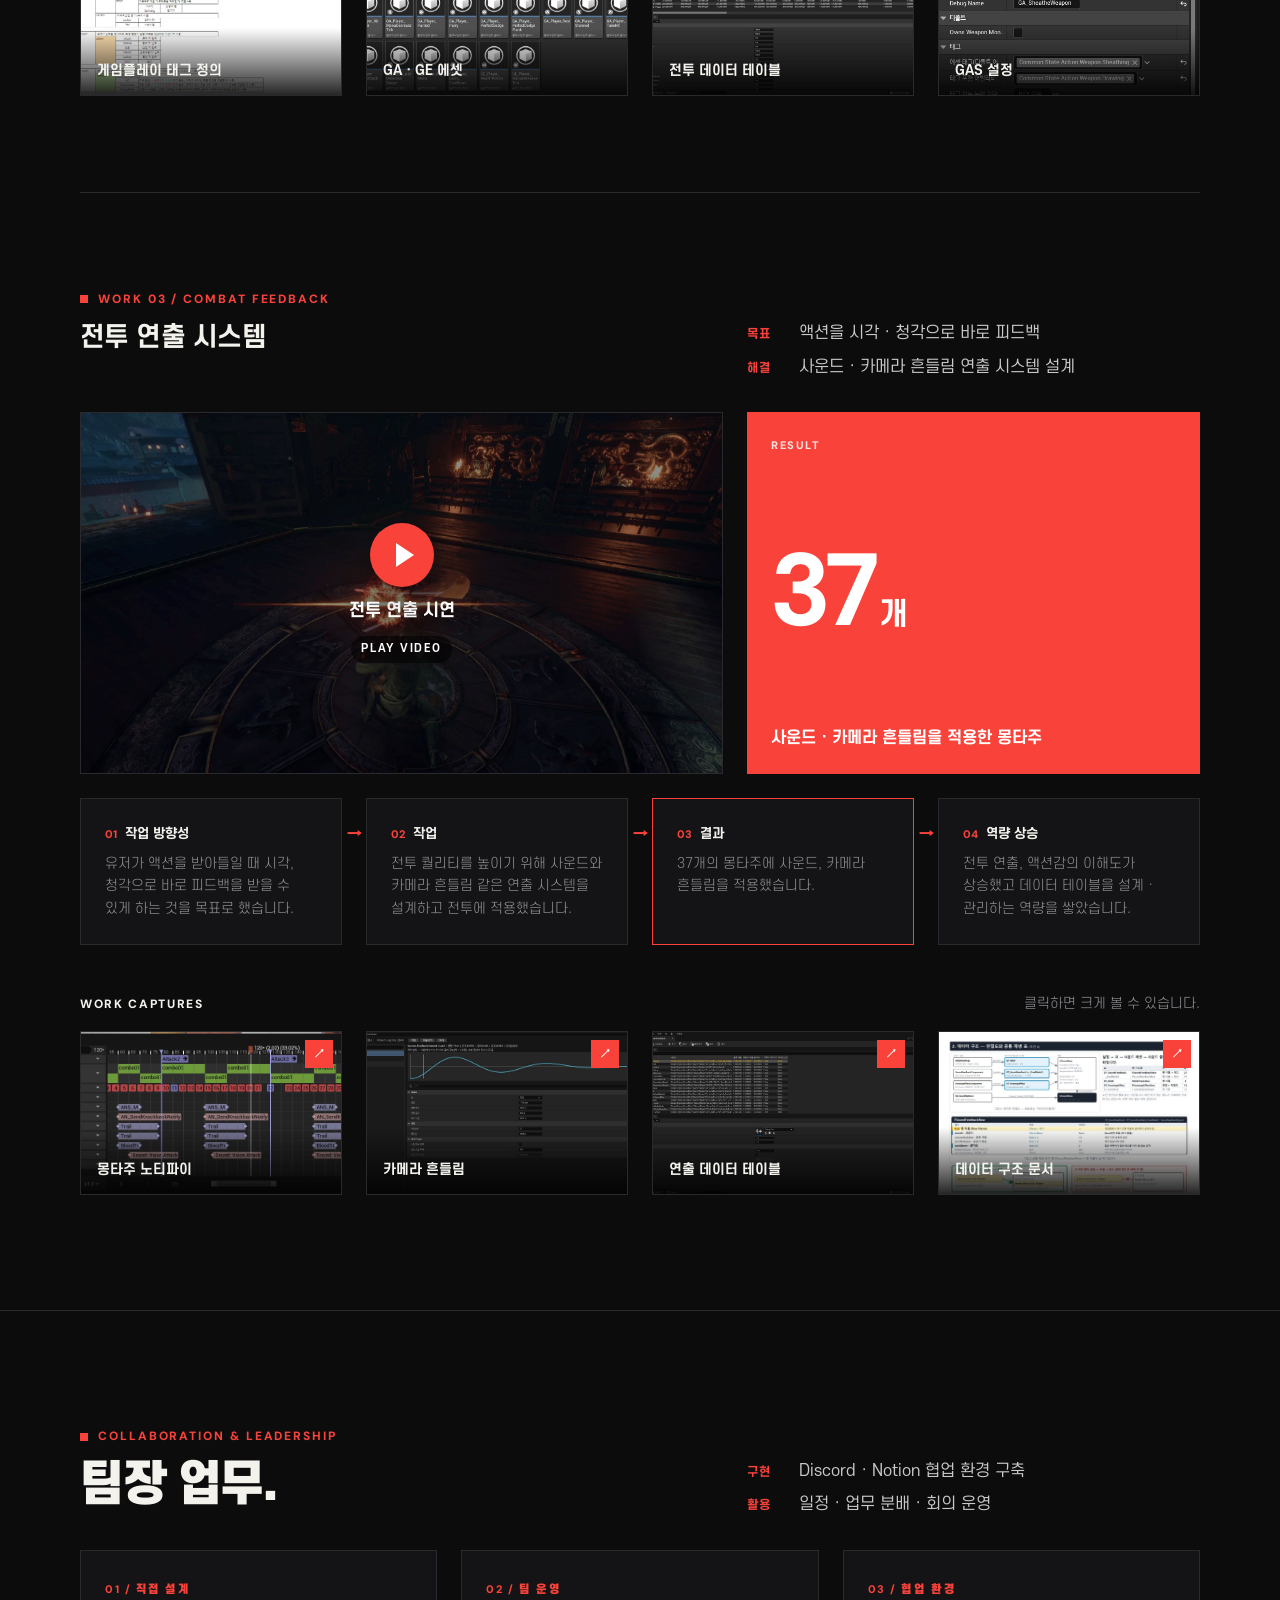
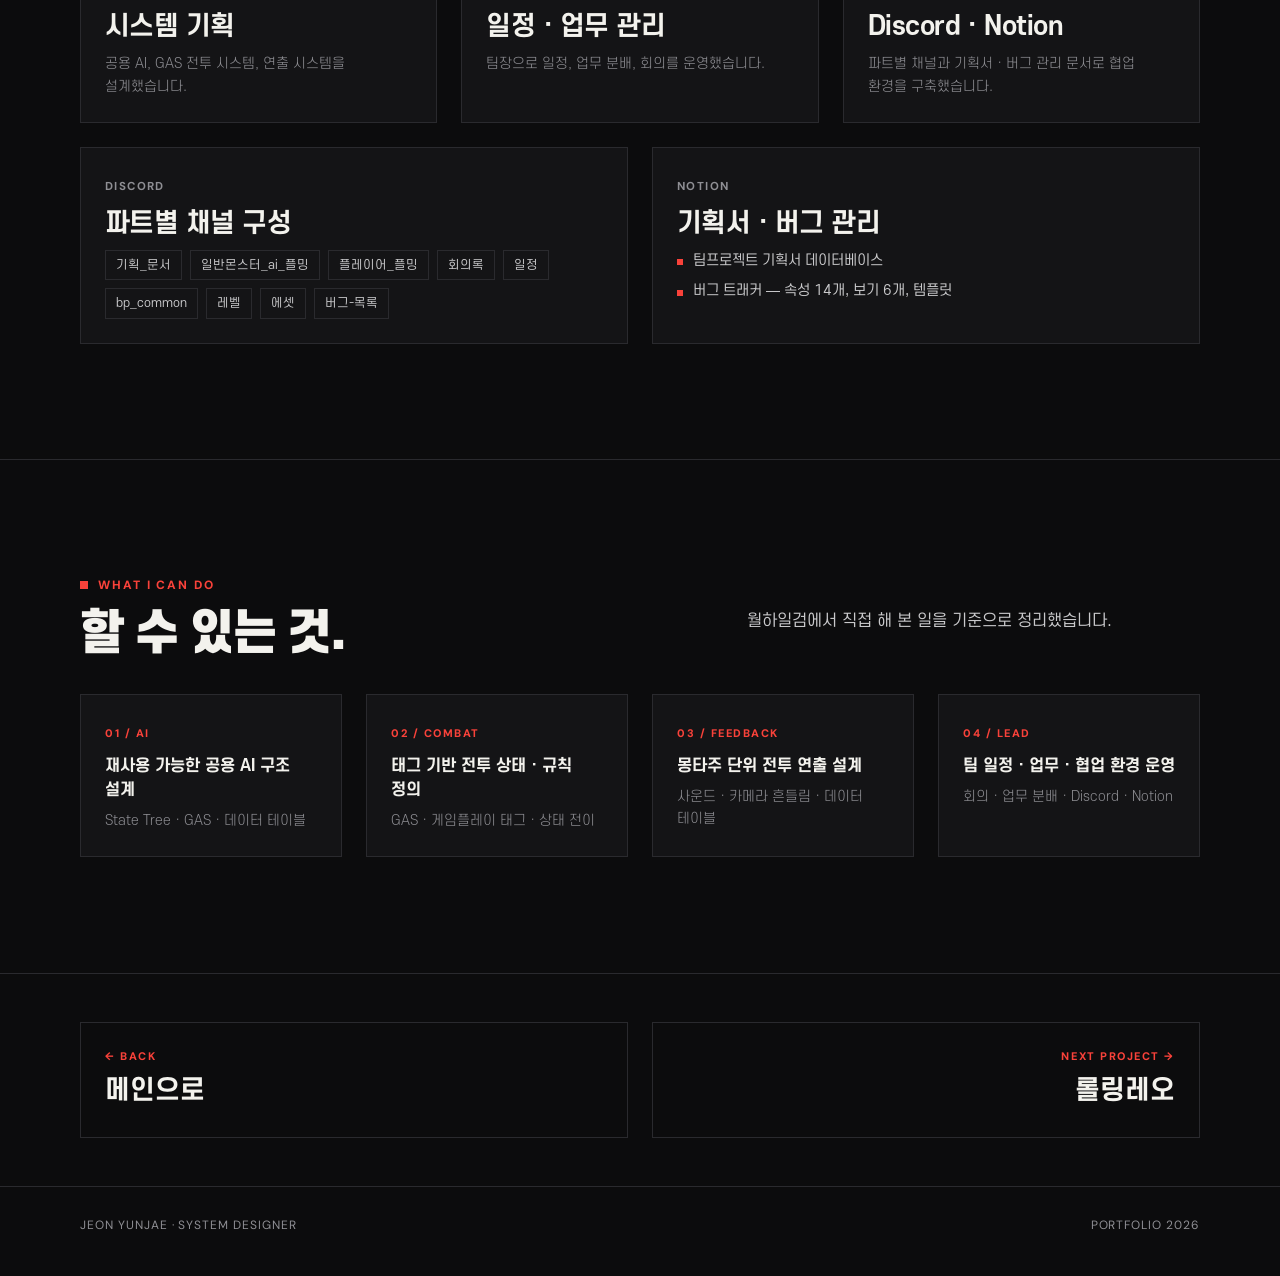
<file: wolha.html>
<!doctype html>
<html lang="ko">
<head>
<meta charset="utf-8">
<meta name="viewport" content="width=device-width, initial-scale=1">
<title>월하일검 | 전윤재 포트폴리오</title>
<meta name="description" content="월하일검 — 팀장 · 시스템 기획. 공용 AI, GAS 전투 시스템, 전투 연출 시스템 상세">
<meta name="theme-color" content="#0c0c0d">
<link rel="preconnect" href="https://fonts.googleapis.com">
<link rel="preconnect" href="https://fonts.gstatic.com" crossorigin>
<link href="https://fonts.googleapis.com/css2?family=DM+Sans:wght@500;700;800&display=swap" rel="stylesheet">
<link rel="stylesheet" href="common.css">
<link rel="stylesheet" href="site.css">
</head>
<body>

<nav class="nav">
  <div class="wrap">
    <a href="index.html" class="logo">YJ<i>.</i></a>
    <ul>
      <li><a href="#work">한 일</a></li>
      <li><a href="#team">팀장 업무</a></li>
      <li><a href="#can">할 수 있는 것</a></li>
    </ul>
    <a class="btn" href="index.html#wolha">← 메인으로</a>
  </div>
</nav>

<!-- ===== 개요 ===== -->
<header class="detail-top">
  <div class="wrap">
    <div class="crumb"><a href="index.html">메인</a><span>/</span><a href="index.html#projects">프로젝트</a><span>/</span><b>월하일검</b></div>
    <div class="head">
      <div class="lbl"><p class="eyebrow">Project 01 / Detail</p></div>
      <h1 class="ttl big-title">WOLHA<br>ILGUM<span class="ko">월하일검</span></h1>
      <div class="txt">
        <div class="meta"><span>STEALTH ACTION</span><span>UNREAL ENGINE 5</span><span>G-STAR 2026</span><span>팀 오클로스</span></div>
        <dl class="pairs"><div><dt>컨셉</dt><dd>패링 연계로 적을 무너뜨리고, 잠입 · 암살로 처단</dd></div><div><dt>목표</dt><dd>익히기 쉬운 전투, 유저가 전략적으로 판단하는 진행</dd></div><div><dt>참고</dt><dd>세키로</dd></div></dl>
      </div>
    </div>
    <div class="g12 info">
      <div class="c3 box box-in"><small>개발 기간</small><b>2026.03 – 2026.11</b></div>
      <div class="c3 box box-in"><small>개발 엔진</small><b>언리얼 5</b></div>
      <div class="c3 box box-in"><small>팀 구성</small><b>기획 4 · 개발 2</b></div>
      <div class="c3 box box-in"><small>담당</small><b>팀장 · 시스템 기획</b></div>
    </div>
    <div class="g12" style="margin-top:var(--g)">
      <div class="c7 media" data-video="wolha_main" data-poster="img/wolha_05.jpg" data-title="월하일검 플레이 영상"></div>
      <div class="c5 box box-in myrole">
        <small>MY ROLE</small>
        <b>내가 맡은 일</b>
        <ul class="done">
          <li>공용 AI [적대 몬스터] 설계 — AI 유형 7종</li>
          <li>GAS 기반 전투 시스템 설계</li>
          <li>전투 연출 시스템 설계 — 몽타주 37개 적용</li>
          <li>팀장 — 일정 · 업무 분배 · 회의 운영</li>
        </ul>
        <div class="btns" style="margin-top:var(--g)"><a class="btn line" data-link="build_wolha" data-mode="view" href="#">빌드 파일 · 참고용 ↗</a></div>
      </div>
    </div>
  </div>
</header>

<!-- ===== 한 일 ===== -->
<section class="sec" id="work">
  <div class="wrap">
    <div class="head">
      <div class="lbl"><p class="eyebrow">What I Did</p></div>
      <h2 class="ttl t-h1">한 일.</h2>
      <p class="txt t-body">작업마다 방향성 → 작업 → 결과 → 역량 상승 순서로 정리했습니다.</p>
    </div>

    <!-- 작업 1 공용 AI -->
    <article class="block-line" id="ai">
      <div class="head">
        <div class="lbl"><p class="eyebrow">Work 01 / Common AI</p></div>
        <h3 class="ttl t-h2">공용 AI [적대 몬스터]</h3>
        <dl class="pairs txt"><div><dt>문제</dt><dd>전략적 판단에는 행동이 다른 적이 필요</dd></div><div><dt>해결</dt><dd>State Tree · GAS · 데이터 테이블로 공용 AI 설계</dd></div></dl>
      </div>
      <div class="g12">
        <div class="c7 media" data-video="wolha_ai" data-poster="img/s09_01.jpg" data-title="공용 AI 시연"></div>
        <div class="c5 statcard"><span class="lab">RESULT</span><div class="num">7<small>종</small></div><p>공용 AI 하나로 만든 AI 유형</p></div>
      </div>
      <div class="g12 flow4">
        <div class="c3 box box-in"><span class="k">작업 방향성</span><p class="t-detail">전투는 익히기 쉽고, 게임 진행은 유저가 전략적으로 판단하는 잠입 액션 게임을 목표로 했습니다.</p></div>
        <div class="c3 box box-in"><span class="k">작업</span><p class="t-detail">행동 패턴이 다른 AI가 필요해, 하나의 구조로 여러 AI를 만드는 공용 AI를 State Tree, GAS, 데이터 테이블로 제작했습니다.</p></div>
        <div class="c3 box box-in res"><span class="k">결과</span><p class="t-detail">공용 AI로 AI 유형 7종을 제작했고, 유형을 조합해 레벨에서 다양한 선택지를 제공했습니다.</p></div>
        <div class="c3 box box-in"><span class="k">역량 상승</span><p class="t-detail">State Tree 이해도와 숙련도가 상승했고, 데이터 테이블을 설계 · 관리하는 역량을 쌓았습니다.</p></div>
      </div>
      <div class="box box-in diagram">
        <div class="diagram-head"><h5>공용 AI 구조</h5><span class="t-detail">세 요소를 조합해 하나의 구조로 여러 AI 유형을 만듭니다.</span></div>
        <div class="dg-row">
          <div class="nodes">
            <div class="node"><b>State Tree</b><span class="t-detail">행동 흐름</span></div>
            <div class="node"><b>GAS</b><span class="t-detail">능력 · 상태</span></div>
            <div class="node"><b>데이터 테이블</b><span class="t-detail">유형별 수치</span></div>
          </div>
          <div class="arrow">→</div>
          <div class="node acc"><b>공용 AI</b><span class="t-detail">하나의 구조</span></div>
          <div class="arrow">→</div>
          <div class="node fill"><b>AI 유형 7종</b><span class="t-detail">레벨에서 조합 → 다양한 선택지</span></div>
        </div>
      </div>
      <div class="captures-head"><b>WORK CAPTURES</b><span class="t-detail">클릭하면 크게 볼 수 있습니다.</span></div>
      <div class="g12 captures" data-gal="ai">
        <figure class="c3 cap"><img src="img/s09_02.jpg" data-zoom data-cap="공용 AI State Tree" alt="" loading="lazy"><figcaption>State Tree 구성</figcaption></figure>
        <figure class="c3 cap"><img src="img/s09_03.jpg" data-zoom data-cap="AI 유형별 블루프린트" alt="" loading="lazy"><figcaption>AI 유형별 블루프린트</figcaption></figure>
        <figure class="c3 cap"><img src="img/s09_05.jpg" data-zoom data-cap="AI 데이터 테이블" alt="" loading="lazy"><figcaption>데이터 테이블</figcaption></figure>
        <figure class="c3 cap"><img src="img/s09_04.jpg" data-zoom data-cap="가중치 값" alt="" loading="lazy"><figcaption>가중치 값</figcaption></figure>
        <figure class="c3 cap"><img src="img/s09_07.jpg" data-zoom data-cap="기획서 · 타깃 선정 → 발각도" alt="" loading="lazy"><figcaption>기획서 · 발각도</figcaption></figure>
        <figure class="c3 cap"><img src="img/s09_08.jpg" data-zoom data-cap="기획서 · 시야 감지" alt="" loading="lazy"><figcaption>기획서 · 시야 감지</figcaption></figure>
        <figure class="c3 cap"><img src="img/s09_09.jpg" data-zoom data-cap="기획서 · 타깃 공유 → 유언" alt="" loading="lazy"><figcaption>기획서 · 타깃 공유</figcaption></figure>
        <figure class="c3 cap"><img src="img/s09_10.jpg" data-zoom data-cap="기획서 · 소실 시 행동" alt="" loading="lazy"><figcaption>기획서 · 소실 시 행동</figcaption></figure>
      </div>
    </article>

    <!-- 작업 2 GAS -->
    <article class="block-line" id="gas">
      <div class="head">
        <div class="lbl"><p class="eyebrow">Work 02 / GAS Combat</p></div>
        <h3 class="ttl t-h2">GAS 기반 전투 시스템</h3>
        <dl class="pairs txt"><div><dt>문제</dt><dd>규칙을 고칠 때마다 드는 개발 비용</dd></div><div><dt>해결</dt><dd>GAS · 게임플레이 태그로 상태 · 이벤트 정의</dd></div></dl>
      </div>
      <div class="g12">
        <div class="c7 media" data-video="wolha_gas" data-poster="img/s10_01.jpg" data-title="패링 · 가드 · 피격 시연"></div>
        <div class="c5 statcard"><span class="lab">RESULT</span><div class="num">GAS</div><p>전투 시스템 설계 — 상태 · 이벤트를 태그로 정의</p></div>
      </div>
      <div class="g12 flow4">
        <div class="c3 box box-in"><span class="k">작업 방향성</span><p class="t-detail">전투 시스템의 규칙을 수정하거나 추가할 때 개발 비용을 최소화하는 것이 목표였습니다.</p></div>
        <div class="c3 box box-in"><span class="k">작업</span><p class="t-detail">GAS와 게임플레이 태그로 전투 상태와 패링 · 가드 · 피격 같은 전투 이벤트를 정의하고, 태그로 전투 규칙을 적용했습니다.</p></div>
        <div class="c3 box box-in res"><span class="k">결과</span><p class="t-detail">추가 구현 없이 상태 전이 규칙과 밸런스를 수정할 수 있었습니다. 42개의 태그를 정의하고 사용했습니다.</p></div>
        <div class="c3 box box-in"><span class="k">역량 상승</span><p class="t-detail">GAS라는 언리얼 기능을 학습했고 전투 시스템을 기획하는 역량을 쌓았습니다.</p></div>
      </div>
      <div class="box box-in diagram">
        <div class="diagram-head"><h5>전투 상태 전이도</h5><span class="t-detail">상자 = 게임플레이 태그 · 화살표 = 전이 조건 · ↺ 끝나면 전투 대기로 복귀</span></div>
        <div class="svgwrap">
          <svg viewBox="0 0 520 590" role="img" aria-label="전투 상태 전이도">
            <defs><marker id="ah" viewBox="0 0 10 10" refX="9" refY="5" markerWidth="7" markerHeight="7" orient="auto-start-reverse"><path d="M0,0 L10,5 L0,10 z" fill="context-stroke"/></marker></defs>
            <style>
              .sv-b{fill:#1b1b1e;stroke-width:1.5}.sv-n{stroke:#c9c9cb}.sv-d{stroke:#5ec2a0}.sv-h{stroke:#F9423A}
              .sv-t{fill:#f3f2ed;font:700 14px SCDream,sans-serif;text-anchor:middle}
              .sv-g{fill:#8f8f94;font:400 10.5px monospace;text-anchor:middle}
              .sv-l{fill:none;stroke-width:1.6;marker-end:url(#ah)}
              .sv-e{fill:#c9c9cb;font:300 11.5px SCDream,sans-serif}
              .sv-r{fill:#5ec2a0;font:700 13px sans-serif}
            </style>
            <rect class="sv-b sv-n" x="185" y="16" width="150" height="56" rx="8"/><text class="sv-t" x="260" y="41">전투 대기</text><text class="sv-g" x="260" y="59">Battle.Ready</text>
            <rect class="sv-b sv-n" x="20" y="150" width="150" height="56" rx="8"/><text class="sv-t" x="95" y="175">공격</text><text class="sv-g" x="95" y="193">Battle.Attacking</text>
            <rect class="sv-b sv-d" x="350" y="150" width="150" height="56" rx="8"/><text class="sv-t" x="425" y="175">패리 창</text><text class="sv-g" x="425" y="193">Defense.ParryWindow</text>
            <rect class="sv-b sv-h" x="20" y="276" width="150" height="56" rx="8"/><text class="sv-t" x="95" y="301">패리당함</text><text class="sv-g" x="95" y="319">Condition.Parried</text><text class="sv-r" x="158" y="290">↺</text>
            <rect class="sv-b sv-n" x="185" y="276" width="150" height="56" rx="8"/><text class="sv-t" x="260" y="301">피격 판정</text><text class="sv-g" x="260" y="319">Battle.HitPending</text><text class="sv-r" x="323" y="290">↺</text>
            <rect class="sv-b sv-d" x="350" y="276" width="150" height="56" rx="8"/><text class="sv-t" x="425" y="301">가드</text><text class="sv-g" x="425" y="319">Defense.Active</text><text class="sv-r" x="488" y="290">↺</text>
            <rect class="sv-b sv-h" x="185" y="400" width="150" height="56" rx="8"/><text class="sv-t" x="260" y="425">스턴</text><text class="sv-g" x="260" y="443">Stun.Stunned</text><text class="sv-r" x="323" y="414">↺</text>
            <rect class="sv-b sv-h" x="350" y="400" width="150" height="56" rx="8"/><text class="sv-t" x="425" y="425">사망</text><text class="sv-g" x="425" y="443">Condition.Dead</text>
            <rect class="sv-b sv-h" x="185" y="516" width="150" height="56" rx="8"/><text class="sv-t" x="260" y="541">처형당함</text><text class="sv-g" x="260" y="559">Condition.BeingExecuted</text>
            <path class="sv-l" stroke="#c9c9cb" d="M215,72 L110,148"/><text class="sv-e" x="96" y="108">공격 시작</text>
            <path class="sv-l" stroke="#5ec2a0" d="M305,72 L410,148"/><text class="sv-e" x="372" y="108">가드 입력</text>
            <path class="sv-l" stroke="#c9c9cb" d="M260,72 L260,274"/><text class="sv-e" x="254" y="244" text-anchor="end">Combat.Hit 수신</text>
            <path class="sv-l" stroke="#F9423A" d="M95,206 L95,274"/><text class="sv-e" x="87" y="245" text-anchor="end">상대가 패리</text>
            <path class="sv-l" stroke="#5ec2a0" d="M425,206 L425,274"/><text class="sv-e" x="433" y="245">창 종료</text>
            <path class="sv-l" stroke="#F9423A" d="M260,332 L260,398"/><text class="sv-e" x="268" y="370">게이지 ≥ 최대</text>
            <path class="sv-l" stroke="#F9423A" d="M318,332 L392,398"/><text class="sv-e" x="362" y="356">체력 0</text>
            <path class="sv-l" stroke="#F9423A" d="M260,456 L260,514"/><text class="sv-e" x="268" y="490">처형 시작</text>
            <path class="sv-l" stroke="#F9423A" d="M335,544 C410,544 425,500 425,458"/><text class="sv-e" x="372" y="572">연출 끝</text>
          </svg>
        </div>
      </div>
      <div class="captures-head"><b>WORK CAPTURES</b><span class="t-detail">클릭하면 크게 볼 수 있습니다.</span></div>
      <div class="g12 captures" data-gal="gas">
        <figure class="c3 cap"><img src="img/s10_06.jpg" data-zoom data-cap="게임플레이 태그 정의" alt="" loading="lazy"><figcaption>게임플레이 태그 정의</figcaption></figure>
        <figure class="c3 cap"><img src="img/s10_07.jpg" data-zoom data-cap="GA · GE 에셋" alt="" loading="lazy"><figcaption>GA · GE 에셋</figcaption></figure>
        <figure class="c3 cap"><img src="img/s10_03.jpg" data-zoom data-cap="전투 데이터 테이블" alt="" loading="lazy"><figcaption>전투 데이터 테이블</figcaption></figure>
        <figure class="c3 cap"><img src="img/s10_04.jpg" data-zoom data-cap="GAS 설정" alt="" loading="lazy"><figcaption>GAS 설정</figcaption></figure>
      </div>
    </article>

    <!-- 작업 3 연출 -->
    <article class="block-line" id="fx">
      <div class="head">
        <div class="lbl"><p class="eyebrow">Work 03 / Combat Feedback</p></div>
        <h3 class="ttl t-h2">전투 연출 시스템</h3>
        <dl class="pairs txt"><div><dt>목표</dt><dd>액션을 시각 · 청각으로 바로 피드백</dd></div><div><dt>해결</dt><dd>사운드 · 카메라 흔들림 연출 시스템 설계</dd></div></dl>
      </div>
      <div class="g12">
        <div class="c7 media" data-video="wolha_fx" data-poster="img/s08_05.jpg" data-title="전투 연출 시연"></div>
        <div class="c5 statcard"><span class="lab">RESULT</span><div class="num">37<small>개</small></div><p>사운드 · 카메라 흔들림을 적용한 몽타주</p></div>
      </div>
      <div class="g12 flow4">
        <div class="c3 box box-in"><span class="k">작업 방향성</span><p class="t-detail">유저가 액션을 받아들일 때 시각, 청각으로 바로 피드백을 받을 수 있게 하는 것을 목표로 했습니다.</p></div>
        <div class="c3 box box-in"><span class="k">작업</span><p class="t-detail">전투 퀄리티를 높이기 위해 사운드와 카메라 흔들림 같은 연출 시스템을 설계하고 전투에 적용했습니다.</p></div>
        <div class="c3 box box-in res"><span class="k">결과</span><p class="t-detail">37개의 몽타주에 사운드, 카메라 흔들림을 적용했습니다.</p></div>
        <div class="c3 box box-in"><span class="k">역량 상승</span><p class="t-detail">전투 연출, 액션감의 이해도가 상승했고 데이터 테이블을 설계 · 관리하는 역량을 쌓았습니다.</p></div>
      </div>
      <div class="captures-head"><b>WORK CAPTURES</b><span class="t-detail">클릭하면 크게 볼 수 있습니다.</span></div>
      <div class="g12 captures" data-gal="fx">
        <figure class="c3 cap"><img src="img/s11_01.jpg" data-zoom data-cap="몽타주 노티파이" alt="" loading="lazy"><figcaption>몽타주 노티파이</figcaption></figure>
        <figure class="c3 cap"><img src="img/s11_02.jpg" data-zoom data-cap="카메라 흔들림" alt="" loading="lazy"><figcaption>카메라 흔들림</figcaption></figure>
        <figure class="c3 cap"><img src="img/s11_03.jpg" data-zoom data-cap="연출 데이터 테이블" alt="" loading="lazy"><figcaption>연출 데이터 테이블</figcaption></figure>
        <figure class="c3 cap"><img src="img/s11_05.jpg" data-zoom data-cap="연출 시스템 데이터 구조 문서" alt="" loading="lazy"><figcaption>데이터 구조 문서</figcaption></figure>
      </div>
    </article>
  </div>
</section>

<!-- ===== 팀장 업무 ===== -->
<section class="sec" id="team">
  <div class="wrap">
    <div class="head">
      <div class="lbl"><p class="eyebrow">Collaboration &amp; Leadership</p></div>
      <h2 class="ttl t-h1">팀장 업무.</h2>
      <dl class="pairs txt"><div><dt>구현</dt><dd>Discord · Notion 협업 환경 구축</dd></div><div><dt>활용</dt><dd>일정 · 업무 분배 · 회의 운영</dd></div></dl>
    </div>
    <div class="g12">
      <div class="c4 box box-in role-card"><span class="n">01 / 직접 설계</span><h3 class="t-h2">시스템 기획</h3><p class="t-detail">공용 AI, GAS 전투 시스템, 연출 시스템을 설계했습니다.</p></div>
      <div class="c4 box box-in role-card"><span class="n">02 / 팀 운영</span><h3 class="t-h2">일정 · 업무 관리</h3><p class="t-detail">팀장으로 일정, 업무 분배, 회의를 운영했습니다.</p></div>
      <div class="c4 box box-in role-card"><span class="n">03 / 협업 환경</span><h3 class="t-h2">Discord · Notion</h3><p class="t-detail">파트별 채널과 기획서 · 버그 관리 문서로 협업 환경을 구축했습니다.</p></div>
    </div>
    <div class="g12" style="margin-top:var(--g)">
      <div class="c6 box box-in">
        <span class="ref">DISCORD</span>
        <h3 class="t-h2" style="margin:8px 0">파트별 채널 구성</h3>
        <div class="kws"><span>기획_문서</span><span>일반몬스터_ai_플밍</span><span>플레이어_플밍</span><span>회의록</span><span>일정</span><span>bp_common</span><span>레벨</span><span>에셋</span><span>버그-목록</span></div>
      </div>
      <div class="c6 box box-in">
        <span class="ref">NOTION</span>
        <h3 class="t-h2" style="margin:8px 0">기획서 · 버그 관리</h3>
        <ul class="done">
          <li>팀프로젝트 기획서 데이터베이스</li>
          <li>버그 트래커 — 속성 14개, 보기 6개, 템플릿</li>
        </ul>
      </div>
    </div>
  </div>
</section>

<!-- ===== 할 수 있는 것 ===== -->
<section class="sec" id="can">
  <div class="wrap">
    <div class="head">
      <div class="lbl"><p class="eyebrow">What I Can Do</p></div>
      <h2 class="ttl t-h1">할 수 있는 것.</h2>
      <p class="txt t-body">월하일검에서 직접 해 본 일을 기준으로 정리했습니다.</p>
    </div>
    <div class="g12 can">
      <div class="c3 box box-in"><span class="n">01 / AI</span><b>재사용 가능한 공용 AI 구조 설계</b><p class="t-detail">State Tree · GAS · 데이터 테이블</p></div>
      <div class="c3 box box-in"><span class="n">02 / COMBAT</span><b>태그 기반 전투 상태 · 규칙 정의</b><p class="t-detail">GAS · 게임플레이 태그 · 상태 전이</p></div>
      <div class="c3 box box-in"><span class="n">03 / FEEDBACK</span><b>몽타주 단위 전투 연출 설계</b><p class="t-detail">사운드 · 카메라 흔들림 · 데이터 테이블</p></div>
      <div class="c3 box box-in"><span class="n">04 / LEAD</span><b>팀 일정 · 업무 · 협업 환경 운영</b><p class="t-detail">회의 · 업무 분배 · Discord · Notion</p></div>
    </div>
  </div>
</section>

<nav class="pager" aria-label="페이지 이동">
  <div class="wrap g12">
    <a class="c6" href="index.html#wolha"><small>← BACK</small><b>메인으로</b></a>
    <a class="c6 next" href="rolling.html"><small>NEXT PROJECT →</small><b>롤링레오</b></a>
  </div>
</nav>
<footer><div class="wrap"><span>JEON YUNJAE · SYSTEM DESIGNER</span><span>PORTFOLIO 2026</span></div></footer>

<script src="videos.js"></script>
</body>
</html>
</file>
<file: common.css>
/* 시안 1·2 공용: 폰트 · 영상 칸 · 이미지 확대 */
@font-face { font-family: 'SCDream'; font-weight: 300; font-display: swap; src: url('fonts/SCDream3.otf') format('opentype'); }
@font-face { font-family: 'SCDream'; font-weight: 400; font-display: swap; src: url('fonts/SCDream4.otf') format('opentype'); }
@font-face { font-family: 'SCDream'; font-weight: 700; font-display: swap; src: url('fonts/SCDream6.otf') format('opentype'); }
@font-face { font-family: 'SCDream'; font-weight: 900; font-display: swap; src: url('fonts/SCDream9.otf') format('opentype'); }

*, *::before, *::after { box-sizing: border-box; }
img { max-width: 100%; display: block; }
img[data-zoom] { cursor: zoom-in; }

/* 영상 칸 */
.vslot { position: relative; aspect-ratio: 16 / 9; overflow: hidden; background: #000; border-radius: inherit; }
.vslot > img { position: absolute; inset: 0; width: 100%; height: 100%; object-fit: cover; opacity: .55; transition: opacity .3s, transform .6s; }
.vslot:hover > img { opacity: .7; transform: scale(1.02); }
.vslot iframe, .vslot video { position: absolute; inset: 0; width: 100%; height: 100%; border: 0; }
.vslot-ui { position: absolute; inset: 0; display: flex; flex-direction: column; align-items: center; justify-content: center; gap: 10px;
  background: none; border: 0; color: #fff; font: inherit; cursor: pointer; text-align: center; padding: 16px; }
.vslot.is-empty .vslot-ui { cursor: default; }
.vslot-play { width: 64px; height: 64px; border-radius: 50%; background: var(--accent); position: relative; box-shadow: 0 8px 30px rgba(0,0,0,.4); }
.vslot-play::after { content: ''; position: absolute; left: 26px; top: 20px; border-left: 18px solid #fff; border-top: 12px solid transparent; border-bottom: 12px solid transparent; }
.vslot.is-empty .vslot-play { background: rgba(255,255,255,.14); border: 1.5px dashed rgba(255,255,255,.6); }
.vslot.is-image > img { opacity: 1; cursor: zoom-in; }
.vslot.is-image:hover > img { opacity: 1; }
.vslot-cap { position: absolute; left: 12px; bottom: 12px; font-size: 12px; font-weight: 700; padding: 4px 10px; background: rgba(0,0,0,.75); color: #fff; pointer-events: none; }
.vslot-title { font-weight: 700; font-size: 17px; text-shadow: 0 2px 12px rgba(0,0,0,.6); }
.vslot-note { font-size: 11px; letter-spacing: .14em; font-weight: 700; padding: 4px 10px; border-radius: 99px; background: rgba(0,0,0,.55); }

/* 이미지 확대 */
.lb { position: fixed; inset: 0; z-index: 100; background: rgba(5,5,6,.94); display: none; align-items: center; justify-content: center; padding: 56px 64px; }
.lb.on { display: flex; }
.lb figure { margin: 0; max-width: 100%; max-height: 100%; display: flex; flex-direction: column; align-items: center; gap: 12px; }
.lb img { max-height: calc(100vh - 150px); width: auto; object-fit: contain; border-radius: 6px; }
.lb figcaption { color: #ddd; font-size: 14px; text-align: center; }
.lb button { position: absolute; background: rgba(255,255,255,.08); color: #fff; border: 0; width: 48px; height: 48px; border-radius: 50%; font-size: 28px; line-height: 1; cursor: pointer; }
.lb button:hover { background: var(--accent); }
.lb-x { top: 16px; right: 16px; }
.lb-prev { left: 12px; top: 50%; transform: translateY(-50%); }
.lb-next { right: 12px; top: 50%; transform: translateY(-50%); }
@media (max-width: 640px) { .lb { padding: 56px 8px; } .lb-prev, .lb-next { top: auto; bottom: 12px; transform: none; } }
</file>
<file: site.css>
/* 시안 1 공용 스타일 — 메인(v1.html)과 상세 페이지가 같이 쓴다 */
/* =========================================================
   레이아웃 규격
   1. 격자: 본문 폭 1120px을 12칸으로 나누고 칸 사이 24px
      - 2단 비대칭은 항상 7 : 5  (왼쪽 = 제목 · 영상, 오른쪽 = 본문 · 정보)
      - 같은 크기 나열은 6+6 / 4+4+4 / 3+3+3+3
   2. 머리 정렬: 라벨은 첫 줄, 제목과 본문은 둘째 줄에서 윗선을 맞춘다
      (본문이 제목보다 위로 올라가지 않는다)
   3. 간격 단계: 8 · 16 · 24 · 32 · 48 · 96 · 128
      - 라벨 → 제목 12, 머리 → 내용 32, 블록 → 블록 96, 섹션 위아래 128
      - 박스 안쪽 여백 24
   4. 섹션 = 하나의 박스: 위쪽 구분선 + 위아래 128, 내용은 섹션 밖으로 나가지 않는다
   ========================================================= */
:root {
  color-scheme: dark;
  --bg: #0c0c0d; --surface: #141416; --surface2: #1b1b1e; --border: #2a2a2e;
  --text: #f3f2ed; --soft: #c9c9cb; --muted: #8f8f94;
  --accent: #F9423A;
  --head: 'DM Sans', 'SCDream', sans-serif;
  --body: 'SCDream', 'Apple SD Gothic Neo', 'Malgun Gothic', sans-serif;
  --wrap: 1200px; --gut: clamp(16px, 4vw, 40px);
  --g: 24px;                          /* 칸 사이 */
  --pad: 24px;                        /* 박스 안쪽 여백 */
  --s-head: 32px;                     /* 머리 → 내용 */
  --s-block: 96px;                    /* 블록 → 블록 */
  --s-sec: clamp(80px, 9vw, 128px);   /* 섹션 위아래 */
  /* 위계 4단: 대제목 / 소제목 / 본문 / 세부설명 */
  --fs-h1: clamp(28px, 3.6vw, 48px);
  --fs-h2: clamp(20px, 2.2vw, 26px);
  --fs-body: 16px;
  --fs-detail: 13.5px;
}
html { scroll-behavior: smooth; scroll-padding-top: 64px; }
body { margin: 0; background: var(--bg); color: var(--text); font-family: var(--body); font-weight: 400; line-height: 1.7; -webkit-font-smoothing: antialiased; word-break: keep-all; }
a { color: inherit; text-decoration: none; }
.wrap { max-width: var(--wrap); margin: 0 auto; padding: 0 var(--gut); }

/* 위계 */
.t-h1 { font-size: var(--fs-h1); font-weight: 900; line-height: 1.18; letter-spacing: -0.03em; margin: 0; }
.t-h2 { font-size: var(--fs-h2); font-weight: 700; line-height: 1.35; letter-spacing: -0.02em; margin: 0; }
.t-body { font-size: var(--fs-body); color: var(--soft); margin: 0; }
.t-detail { font-size: var(--fs-detail); font-weight: 300; color: var(--muted); margin: 0; line-height: 1.65; }
.eyebrow { font-family: var(--head); font-size: 12px; font-weight: 800; letter-spacing: .16em; color: var(--accent); text-transform: uppercase; display: flex; align-items: center; gap: 10px; margin: 0; }
.eyebrow::before { content: ''; width: 8px; height: 8px; background: var(--accent); flex: none; }
.kicker { font-family: var(--head); font-size: 12px; letter-spacing: .14em; color: var(--muted); font-weight: 700; margin: 8px 0 0; }
.hl { color: var(--accent); }

/* 격자 */
.g12 { display: grid; grid-template-columns: repeat(12, minmax(0, 1fr)); gap: var(--g); }
.c3 { grid-column: span 3; } .c4 { grid-column: span 4; } .c5 { grid-column: span 5; }
.c6 { grid-column: span 6; } .c7 { grid-column: span 7; } .c12 { grid-column: 1 / -1; }

/* 머리: 라벨(1줄) / 제목 7칸 + 본문 5칸(윗선 맞춤) */
.head { display: grid; grid-template-columns: repeat(12, minmax(0, 1fr)); column-gap: var(--g); margin-bottom: var(--s-head); }
.head > .lbl { grid-column: 1 / span 7; grid-row: 1; margin-bottom: 12px; }
.head > .ttl { grid-column: 1 / span 7; grid-row: 2; }
.head > .txt { grid-column: 8 / span 5; grid-row: 2; align-self: start; }

@media (max-width: 860px) {
  .g12 > *, .g12 > .c3, .g12 > .c4, .g12 > .c5, .g12 > .c6, .g12 > .c7 { grid-column: 1 / -1; }
  .head > .lbl, .head > .ttl, .head > .txt { grid-column: 1 / -1; grid-row: auto; }
  .head > .txt { margin-top: 12px; }
}

/* 박스 */
.box { background: var(--surface); border: 1px solid var(--border); }
.box-in { padding: var(--pad); }

/* ===== 내비 ===== */
.nav { position: sticky; top: env(safe-area-inset-top, 0px); z-index: 50; background: rgba(12,12,13,.86); backdrop-filter: blur(12px); border-bottom: 1px solid var(--border); }
.nav .wrap { display: flex; align-items: center; justify-content: space-between; height: 64px; gap: 16px; }
.logo { font-family: var(--head); font-weight: 800; font-size: 22px; letter-spacing: -.02em; }
.logo i { color: var(--accent); font-style: normal; }
.nav ul { display: flex; gap: 26px; list-style: none; margin: 0; padding: 0; font-size: 13.5px; color: var(--soft); }
.nav ul a { position: relative; padding: 4px 0; transition: color .2s; }
.nav ul a:hover, .nav ul a.on { color: var(--accent); }
.nav ul a.on::after { content: ''; position: absolute; left: 0; right: 0; bottom: -2px; height: 2px; background: var(--accent); }
.btn { display: inline-flex; align-items: center; gap: 10px; padding: 13px 20px; font: inherit; font-size: 14px; font-weight: 700; border: 1px solid var(--border); background: var(--surface); color: var(--text); cursor: pointer; transition: .2s; }
.btn:hover { border-color: var(--accent); }
.btn.primary { background: var(--accent); border-color: var(--accent); color: #fff; }
.btn.primary:hover { filter: brightness(1.1); }
.btn.line { background: none; border-color: var(--accent); color: var(--accent); }
.nav .btn { padding: 9px 14px; font-size: 12.5px; border-color: var(--accent); color: var(--accent); background: none; }
.btns { display: flex; flex-wrap: wrap; gap: 12px; }
@media (max-width: 860px) { .nav ul { display: none; } }

/* ===== 히어로 ===== */
.hero { padding: var(--s-sec) 0; }
.hero .g12 { align-items: center; }
.hero-tag { font-family: var(--head); font-size: 12.5px; letter-spacing: .14em; color: var(--soft); margin: 12px 0 24px; font-weight: 700; }
.hero-tag b { color: var(--accent); }
.hero h1 { font-size: clamp(31px, 4vw, 58px); }
.hero h1 .ln { display: block; white-space: nowrap; }
.hero .t-body { margin: 24px 0 32px; }
.hero-keys { display: flex; flex-wrap: wrap; gap: 8px 22px; margin-top: 32px; font-family: var(--head); font-size: 11.5px; letter-spacing: .14em; color: var(--muted); font-weight: 700; }
.hero-keys span::before { content: '◆ '; color: var(--accent); font-size: 9px; }
.hero-card { position: relative; display: block; aspect-ratio: 4 / 4.6; border: 1px solid var(--border); overflow: hidden; }
.hero-card img { width: 100%; height: 100%; object-fit: cover; }
.hero-card .badge { position: absolute; top: 16px; right: 16px; font-family: var(--head); font-size: 11px; font-weight: 800; letter-spacing: .12em; padding: 6px 12px; background: rgba(0,0,0,.65); border: 1px solid var(--border); }
.plate { position: absolute; left: 0; bottom: 0; background: var(--accent); color: #fff; padding: var(--pad); }
.plate small { display: block; font-family: var(--head); font-size: 11px; font-weight: 800; letter-spacing: .12em; opacity: .85; }
.plate strong { display: block; font-size: 40px; font-weight: 900; line-height: 1.1; margin: 8px 0; letter-spacing: -.03em; }
.plate span { font-family: var(--head); font-size: 11px; font-weight: 700; letter-spacing: .12em; }
@media (max-width: 860px) { .hero-card { aspect-ratio: 16/11; } .plate strong { font-size: 30px; } }

/* 인덱스 띠 */
.index { border-top: 1px solid var(--border); padding: var(--pad) 0; }
.index a { border-top: 2px solid var(--border); padding-top: 16px; display: flex; flex-direction: column; gap: 4px; transition: border-color .2s; }
.index a:hover { border-color: var(--accent); }
.index small { font-family: var(--head); font-size: 11px; color: var(--accent); font-weight: 800; letter-spacing: .12em; }
.index b { font-size: var(--fs-body); font-weight: 700; }
@media (max-width: 860px) { .index .g12 > a { grid-column: span 6; } }

/* ===== 섹션 = 하나의 박스 ===== */
section.sec { padding: var(--s-sec) 0; border-top: 1px solid var(--border); }
.block { margin-top: var(--s-block); }
.block-line { margin-top: var(--s-block); padding-top: var(--s-block); border-top: 1px solid var(--border); }

/* ===== 01 경험 ===== */
.quote { border-left: 3px solid var(--accent); padding: 0 0 0 var(--pad); margin: 0 0 48px; }
.quote p { font-size: var(--fs-h2); font-weight: 700; line-height: 1.5; letter-spacing: -.02em; margin: 0 0 8px; }
.timeline { list-style: none; margin: 0; padding: 0; position: relative; }
.timeline::before { content: ''; position: absolute; left: 94px; top: 10px; bottom: 10px; width: 1px; background: var(--border); }
.timeline li { display: grid; grid-template-columns: 94px 1fr; gap: 28px; padding: 0 0 32px; position: relative; }
.timeline li:last-child { padding-bottom: 0; }
.timeline li::before { content: ''; position: absolute; left: 89px; top: 12px; width: 11px; height: 11px; background: var(--bg); border: 2px solid var(--accent); border-radius: 50%; }
.timeline .yr { font-family: var(--head); font-size: 28px; font-weight: 800; color: var(--accent); line-height: 1.2; }
.timeline .role { font-size: var(--fs-detail); color: var(--muted); margin: 0 0 2px; }
.timeline .t-h2 { margin-bottom: 8px; }
@media (max-width: 860px) { .timeline::before { left: 70px; } .timeline li { grid-template-columns: 70px 1fr; gap: 24px; } .timeline li::before { left: 65px; } .timeline .yr { font-size: 22px; } }
.stack { display: flex; flex-direction: column; gap: var(--g); }
.card h3 { font-family: var(--head); font-size: 12px; letter-spacing: .14em; color: var(--accent); margin: 0 0 12px; font-weight: 800; }
.rows { list-style: none; margin: 0; padding: 0; }
.rows li { display: grid; grid-template-columns: 78px 1fr; gap: 12px; padding: 8px 0; font-size: var(--fs-detail); border-top: 1px solid var(--border); }
.rows li:first-child { border-top: 0; padding-top: 0; }
.rows span { color: var(--muted); font-size: var(--fs-detail); }
.tools { display: flex; flex-wrap: wrap; gap: 8px; margin-top: 16px; }
.tool { display: flex; align-items: center; gap: 8px; padding: 6px 12px 6px 6px; background: var(--surface2); border: 1px solid var(--border); font-size: 13px; }
.tool img { width: 26px; height: 26px; object-fit: contain; border-radius: 6px; }
.tool.noimg { padding-left: 12px; }
.tool img.on-light { background: #fff; }

.games figure { grid-column: span 2; margin: 0; position: relative; aspect-ratio: 16/9; overflow: hidden; background: var(--surface); }
.games img { width: 100%; height: 100%; object-fit: cover; transition: transform .5s; }
.games figure:hover img { transform: scale(1.06); }
.games .pf { position: absolute; left: 8px; top: 8px; font-family: var(--head); font-size: 10px; font-weight: 800; letter-spacing: .1em; background: rgba(0,0,0,.7); padding: 2px 7px; }
.games .pf.m { background: var(--accent); }
@media (max-width: 860px) { .g12.games > figure { grid-column: span 4; } }
.event .ph { display: grid; grid-template-columns: repeat(2, 1fr); gap: 2px; }
.event .ph img { aspect-ratio: 1; object-fit: cover; width: 100%; }
.event .ev-date { display: block; font-family: var(--head); font-size: 12px; color: var(--accent); font-weight: 800; letter-spacing: .08em; margin-bottom: 8px; }
.event .t-h2 { margin-bottom: 8px; }

/* ===== 02 프로젝트 ===== */
.proj-no { display: flex; justify-content: space-between; align-items: center; gap: 12px; margin-bottom: 24px; }
.chip { display: inline-block; font-size: 12px; padding: 5px 10px; border: 1px solid var(--accent); color: var(--accent); font-weight: 700; }
.chip.ghost { border-color: var(--border); color: var(--soft); }
.proj-no .cnt { font-family: var(--head); font-weight: 800; color: var(--muted); font-size: 13px; }
.proj-no .cnt b { color: var(--accent); }
.big-title { font-family: var(--head); font-size: clamp(46px, 6.5vw, 82px); font-weight: 800; line-height: .95; letter-spacing: -.035em; margin: 0; }
.big-title .ko { display: block; font-family: var(--body); font-weight: 900; font-size: .52em; letter-spacing: -.02em; color: var(--accent); margin-top: 12px; }
.meta { display: flex; flex-wrap: wrap; gap: 4px 18px; font-family: var(--head); font-size: 11.5px; font-weight: 700; letter-spacing: .12em; color: var(--muted); margin-bottom: 16px; }
.lede { font-size: var(--fs-body); color: var(--text); font-weight: 700; margin: 0 0 8px; }
.side { display: flex; flex-direction: column; gap: var(--g); }
.myrole small { font-family: var(--head); font-size: 11px; color: var(--accent); font-weight: 800; letter-spacing: .14em; }
.myrole b { display: block; font-size: var(--fs-body); margin: 4px 0 8px; }
.vcap { margin-top: 12px; }
.thumbs { display: grid; grid-template-columns: repeat(4, 1fr); gap: 8px; margin-top: 12px; }
.thumbs img { aspect-ratio: 16/9; object-fit: cover; width: 100%; opacity: .85; transition: opacity .2s; }
.thumbs img:hover { opacity: 1; }

.media { border: 1px solid var(--border); }
.statcard { background: var(--accent); color: #fff; padding: var(--pad); display: flex; flex-direction: column; justify-content: space-between; gap: 16px; }
.statcard .num { font-family: var(--head); font-size: clamp(64px, 8vw, 104px); font-weight: 800; line-height: .9; letter-spacing: -.04em; }
.statcard .num small { font-family: var(--body); font-size: .3em; font-weight: 700; margin-left: 4px; letter-spacing: 0; }
.statcard p { margin: 0; font-size: var(--fs-body); font-weight: 700; line-height: 1.5; }
.statcard .lab { font-family: var(--head); font-size: 11px; font-weight: 800; letter-spacing: .14em; opacity: .85; }

.role-card .n { font-family: var(--head); font-size: 11px; color: var(--accent); font-weight: 800; letter-spacing: .14em; }
.role-card .t-h2 { margin: 8px 0; }

.captures-head { display: flex; justify-content: space-between; gap: 12px; flex-wrap: wrap; align-items: baseline; margin: 48px 0 16px; }
.captures-head b { font-family: var(--head); font-size: 12px; letter-spacing: .14em; font-weight: 800; }
.cap { position: relative; margin: 0; aspect-ratio: 16/10; overflow: hidden; border: 1px solid var(--border); background: #000; }
.cap img { width: 100%; height: 100%; object-fit: cover; object-position: top; transition: transform .5s; }
.cap:hover img { transform: scale(1.05); }
.cap figcaption { position: absolute; inset: auto 0 0 0; padding: 32px 16px 12px; background: linear-gradient(transparent, rgba(0,0,0,.85)); font-size: 13.5px; font-weight: 700; pointer-events: none; }
.cap::after { content: '↗'; position: absolute; top: 8px; right: 8px; width: 28px; height: 28px; display: grid; place-items: center; background: var(--accent); color: #fff; font-size: 13px; pointer-events: none; }
@media (max-width: 860px) { .g12.captures > .cap { grid-column: span 6; } }

/* 영상 + 글 한 박스 (영상 7칸 / 글 5칸, 글 왼쪽선 = 격자선) */
.split { background: var(--surface); border: 1px solid var(--border); }
.split .vslot { aspect-ratio: auto; height: 100%; min-height: 320px; }
.split .txt { padding: var(--pad) var(--pad) var(--pad) 0; display: flex; flex-direction: column; justify-content: center; gap: 12px; }
@media (max-width: 860px) { .split .vslot { aspect-ratio: 16/9; min-height: 0; } .split .txt { padding: var(--pad); } }

/* ===== 03 기획서 · 04 엔진 · 05 AI ===== */
.doc, .engine { display: flex; flex-direction: column; }
.doc-cover { position: relative; aspect-ratio: 16/9; overflow: hidden; background: #fff; border-bottom: 1px solid var(--border); }
.doc-cover img { width: 100%; height: 100%; object-fit: cover; object-position: top; }
.doc-cover .tag { position: absolute; left: 12px; top: 12px; background: var(--accent); color: #fff; font-family: var(--head); font-size: 11px; font-weight: 800; letter-spacing: .12em; padding: 5px 10px; }
.doc .box-in, .engine .box-in { display: flex; flex-direction: column; gap: 12px; flex: 1; }
.ref { font-family: var(--head); font-size: 11.5px; color: var(--muted); font-weight: 700; letter-spacing: .12em; }
.kws { display: flex; flex-wrap: wrap; gap: 8px; }
.kws span { font-size: 12px; padding: 4px 10px; border: 1px solid var(--border); color: var(--soft); }
.doc .btn { margin-top: auto; align-self: flex-start; }
.engine .vslot { border-bottom: 1px solid var(--border); }
.engine-name { display: flex; align-items: center; gap: 16px; }
.engine-name img { width: 44px; height: 44px; object-fit: contain; }
.engine-name small { font-family: var(--head); font-size: 11px; color: var(--accent); font-weight: 800; letter-spacing: .14em; display: block; }
.kw-line { margin-top: auto; font-family: var(--head); font-size: 11.5px; font-weight: 700; letter-spacing: .12em; color: var(--muted); border-top: 1px solid var(--border); padding-top: 16px; }
.ai-card { display: grid; grid-template-columns: 40% 1fr; }
.ai-card img { width: 100%; height: 100%; object-fit: cover; object-position: top; border-right: 1px solid var(--border); }
.ai-card .box-in { display: flex; flex-direction: column; gap: 8px; }
.ai-card .n { font-family: var(--head); font-size: 11px; font-weight: 800; letter-spacing: .14em; color: var(--accent); }
@media (max-width: 560px) { .ai-card { grid-template-columns: 1fr; } .ai-card img { aspect-ratio: 16/9; border-right: 0; border-bottom: 1px solid var(--border); } }

/* ===== 06 연락 ===== */
.contact { position: relative; overflow: hidden; }
.contact::before { content: ''; position: absolute; inset: 0; background: linear-gradient(90deg, rgba(12,12,13,.92) 20%, rgba(12,12,13,.6) 60%, rgba(12,12,13,.35)), url('img/wolha_04.jpg') center 60%/cover; }
.contact .wrap { position: relative; }
.caps .box { background: rgba(20,20,22,.85); }
.caps b { display: block; font-size: var(--fs-h2); font-weight: 700; line-height: 1.35; letter-spacing: -0.02em; margin-bottom: 8px; }
.caps b::before { content: ''; display: inline-block; width: 6px; height: 16px; background: var(--accent); margin-right: 10px; vertical-align: 1px; }
.contact .btns { margin-top: var(--s-head); }
footer { padding: 28px 0 40px; color: var(--muted); font-size: 12px; font-family: var(--head); letter-spacing: .08em; border-top: 1px solid var(--border); }
footer .wrap { display: flex; justify-content: space-between; flex-wrap: wrap; gap: 8px; }

/* 본문 줄이기: 라벨 2줄 */
.pairs { margin: 0; display: flex; flex-direction: column; gap: 8px; }
.pairs div { display: grid; grid-template-columns: 40px 1fr; gap: 12px; align-items: baseline; }
.pairs dt { font-size: 12px; font-weight: 700; color: var(--accent); }
.pairs dd { margin: 0; font-size: var(--fs-body); color: var(--soft); line-height: 1.6; }
.lede + .kws { margin-top: 12px; }

/* =========================================================
   상세 페이지 · 링크 버튼
   ========================================================= */
.more-link { display: inline-flex; align-items: center; gap: 10px; }
.more-link::after { content: '→'; transition: transform .2s; }
.more-link:hover::after { transform: translateX(4px); }

/* 상단 경로 */
.crumb { display: flex; gap: 8px; align-items: center; font-size: 13.5px; color: var(--muted); }
.crumb a:hover { color: var(--accent); }
.crumb b { color: var(--text); font-weight: 700; }

/* 상세 첫 화면 */
.detail-top { padding: 48px 0 var(--s-sec); }
.detail-top .crumb { margin-bottom: 40px; }
.detail-top h1.t-h1 { font-size: clamp(31px, 4vw, 58px); }   /* 페이지 제목 > 섹션 제목 */
.info .box-in small { display: block; font-size: 12px; color: var(--muted); margin-bottom: 4px; }
.info .box-in b { font-size: var(--fs-body); font-weight: 700; }
.done { list-style: none; margin: 8px 0 0; padding: 0; display: flex; flex-direction: column; gap: 8px; }
.done li { position: relative; padding-left: 16px; font-size: 14px; color: var(--soft); line-height: 1.6; }
.done li::before { content: ''; position: absolute; left: 0; top: .65em; width: 6px; height: 6px; background: var(--accent); }

/* 4단 흐름: 방향성 → 작업 → 결과 → 역량상승 (3칸씩) */
.flow4 { margin-top: var(--g); counter-reset: f; }
.flow4 > div { position: relative; }
.flow4 > div:not(:last-child)::after { content: '→'; position: absolute; right: -18px; top: 22px; width: 12px; color: var(--accent); font-weight: 700; }
.flow4 .k { display: flex; align-items: center; gap: 8px; font-size: 13px; font-weight: 700; margin-bottom: 8px; }
.flow4 .k::before { counter-increment: f; content: counter(f, decimal-leading-zero); font-family: var(--head); font-size: 11px; color: var(--accent); font-weight: 800; }
.flow4 .res { border-color: var(--accent); }
@media (max-width: 860px) { .flow4 > div::after { display: none; } }

/* 도식 박스 */
.diagram { margin-top: var(--g); }
.diagram-head { display: flex; justify-content: space-between; gap: 12px; flex-wrap: wrap; margin-bottom: 16px; }
.diagram-head h5 { margin: 0; font-size: 15px; font-weight: 700; }
.dg-row { display: grid; grid-template-columns: 1fr auto 1fr auto 1fr; gap: 16px; align-items: center; }
.node { border: 1px solid var(--border); background: var(--surface2); padding: 16px; text-align: center; }
.node b { display: block; font-size: 15px; }
.node.acc { border-color: var(--accent); }
.node.fill { background: var(--accent); border-color: var(--accent); color: #fff; }
.node.fill .t-detail { color: rgba(255,255,255,.85); }
.arrow { color: var(--accent); font-size: 20px; font-weight: 700; text-align: center; }
.nodes { display: flex; flex-direction: column; gap: 8px; }
@media (max-width: 760px) { .dg-row { grid-template-columns: 1fr; } .arrow { transform: rotate(90deg); } }
.svgwrap { overflow-x: auto; }
.svgwrap svg { display: block; width: 100%; max-width: 620px; min-width: 460px; margin: 0 auto; height: auto; }

/* 할 수 있는 것 */
.can .box-in .n { font-family: var(--head); font-size: 11px; color: var(--accent); font-weight: 800; letter-spacing: .14em; }
.can .box-in b { display: block; font-size: var(--fs-body); font-weight: 700; margin: 8px 0; line-height: 1.5; }

/* 페이지 이동 */
.pager { border-top: 1px solid var(--border); padding: 48px 0; }
.pager a { display: flex; flex-direction: column; gap: 4px; padding: var(--pad); border: 1px solid var(--border); transition: border-color .2s; }
.pager a:hover { border-color: var(--accent); }
.pager small { font-family: var(--head); font-size: 11px; color: var(--accent); font-weight: 800; letter-spacing: .14em; }
.pager b { font-size: var(--fs-h2); font-weight: 700; }
.pager .next { text-align: right; }

/* 메인: 핵심 수치 3칸 */
.mini-stats { display: grid; grid-template-columns: repeat(3, 1fr); gap: 8px; }
.mini-stats div { background: var(--accent); color: #fff; padding: 16px; }
.mini-stats b { display: block; font-family: var(--head); font-size: 36px; font-weight: 800; line-height: 1; }
.mini-stats b small { font-family: var(--body); font-size: 14px; margin-left: 2px; }
.mini-stats span { display: block; font-size: 12px; font-weight: 700; margin-top: 8px; opacity: .9; }

.doc .btns, .engine .btns { margin-top: 4px; }
.doc .btns { margin-top: auto; }

/* 링크가 아직 없는 버튼 */
.btn.is-empty { background: none; border: 1px dashed var(--border); color: var(--muted); cursor: default; pointer-events: none; }
</file>
